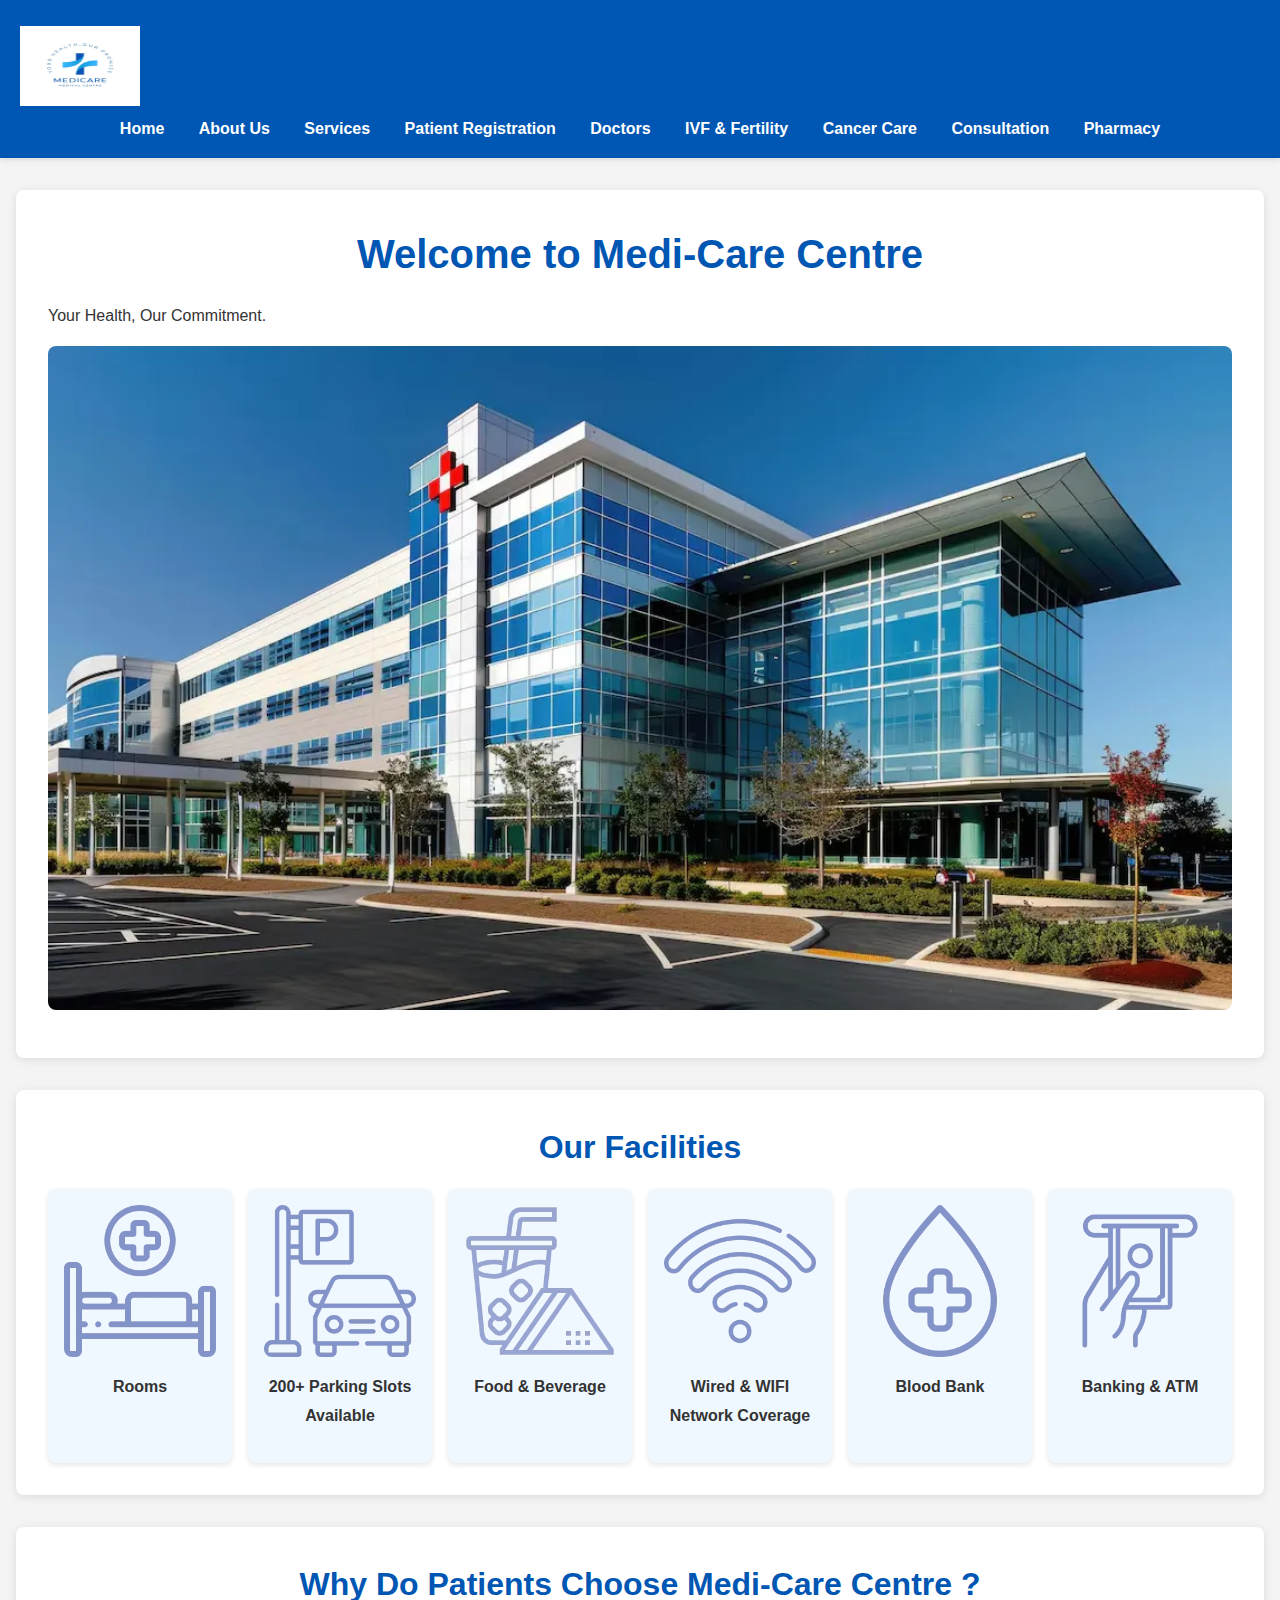
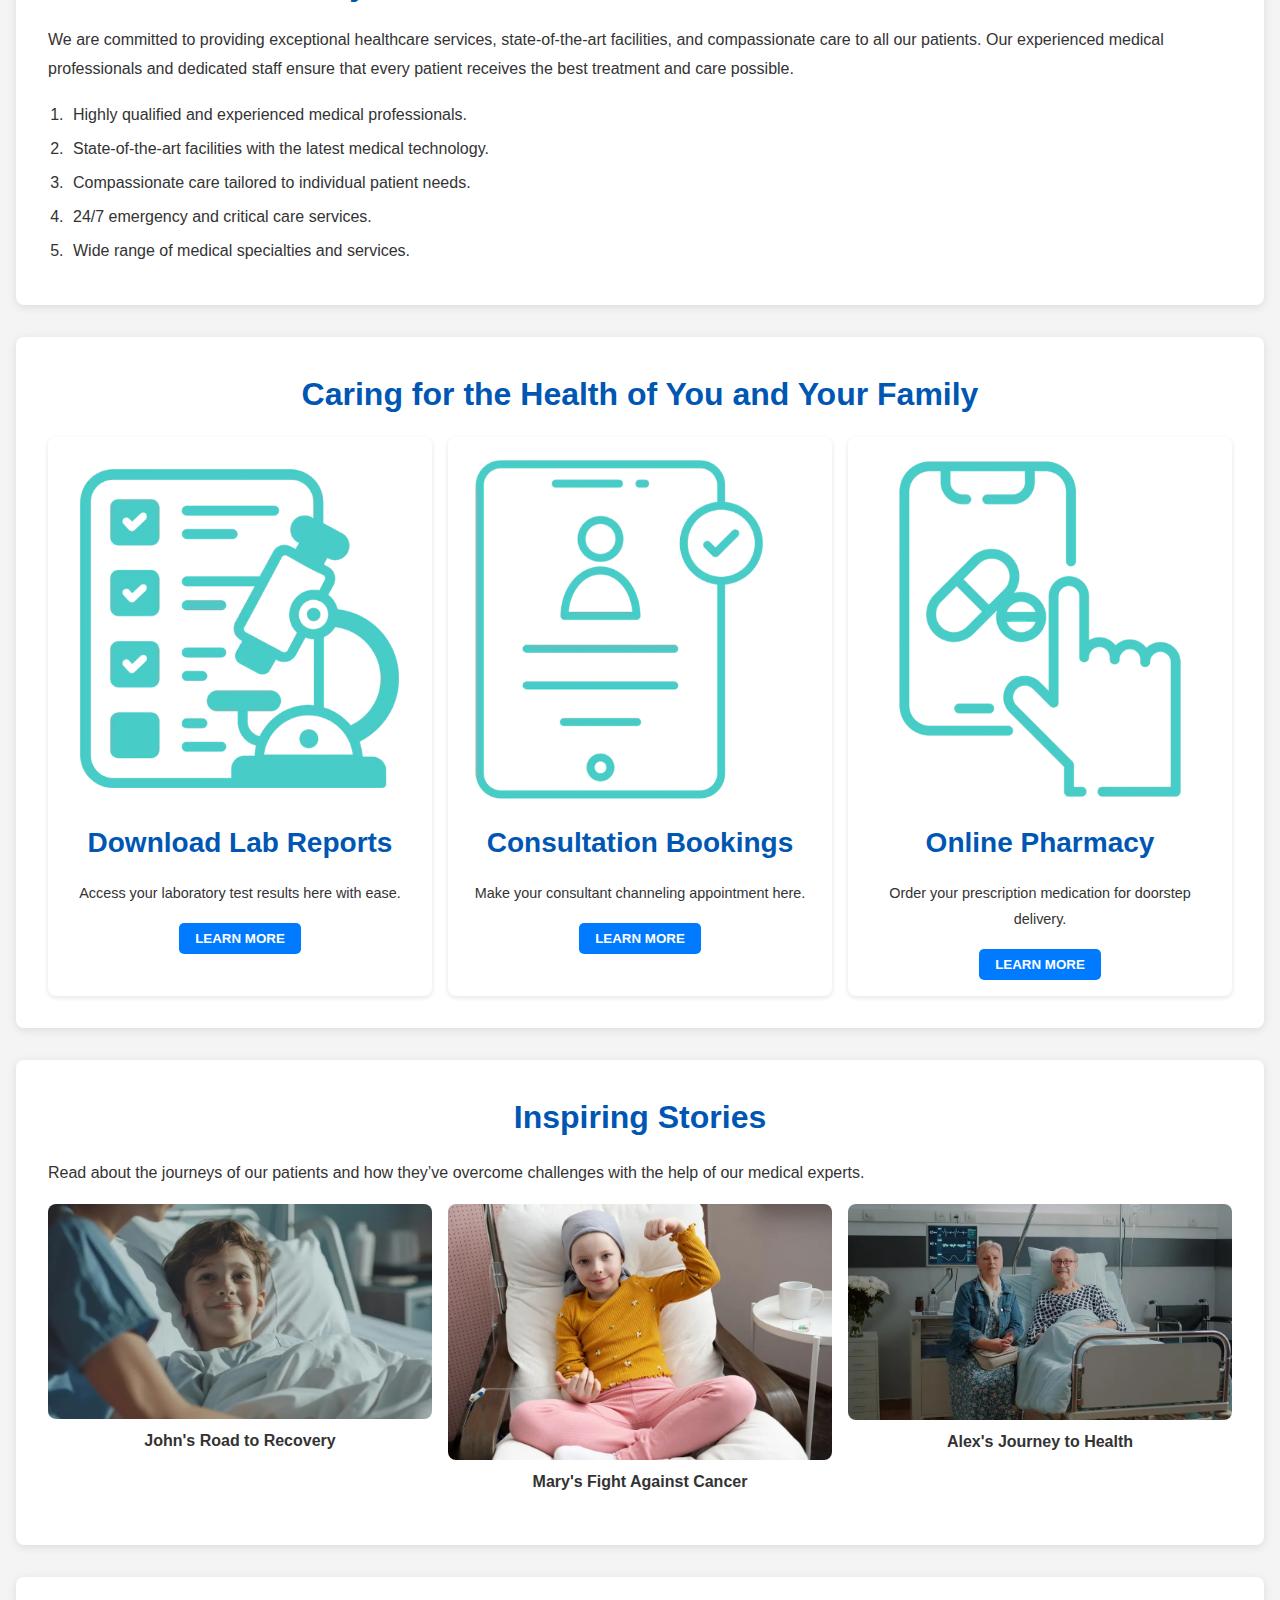
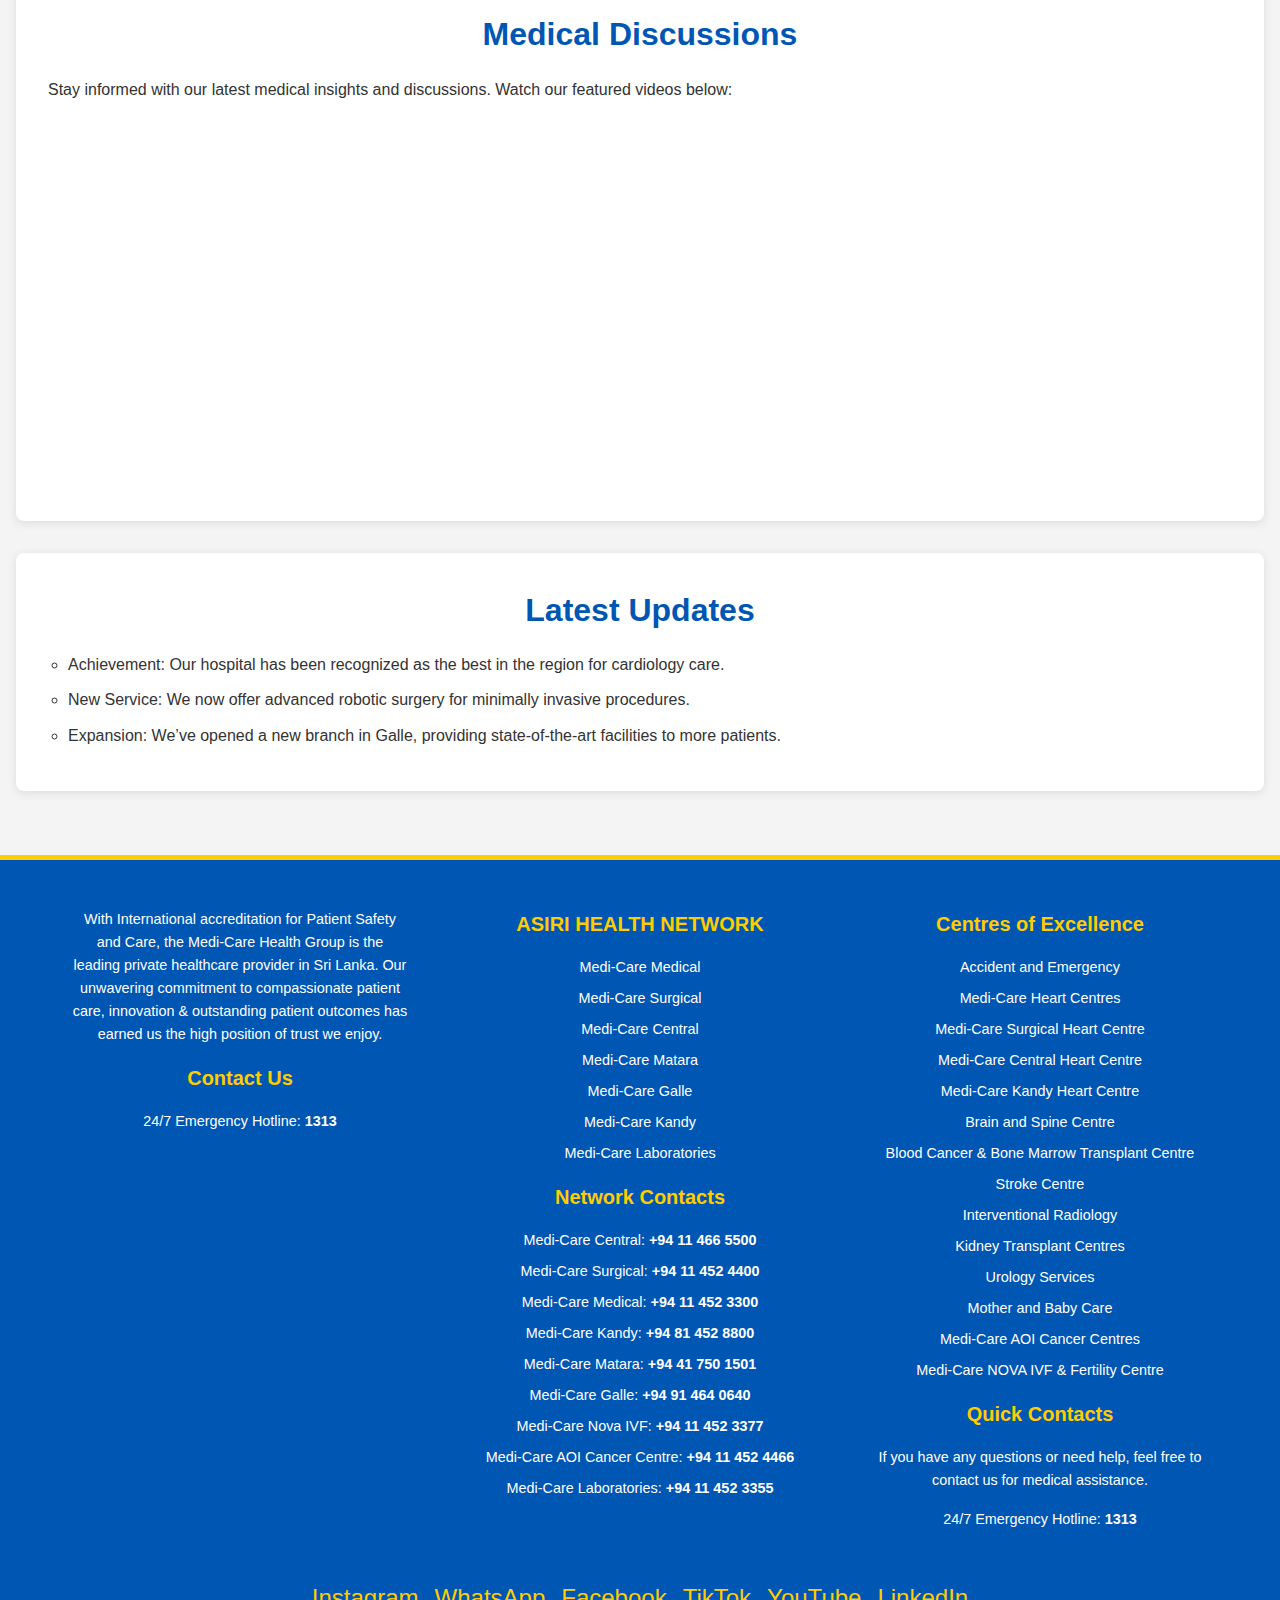
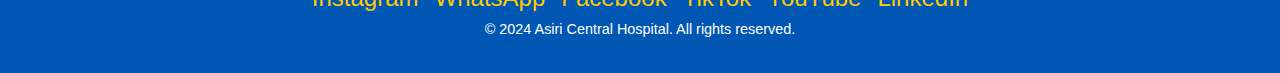
<file: index.html>
<!DOCTYPE html>
<html lang="en">
<head>
    <meta charset="UTF-8">
    <meta name="viewport" content="width=device-width, initial-scale=1.0">
    <link rel="stylesheet" href="Styles/style01.css">
    
    <link rel="apple-touch-icon" sizes="180x180" href="Favicon package/apple-touch-icon.png">
    <link rel="icon" type="image/png" sizes="32x32" href="Favicon package/favicon-32x32.png">
    <link rel="icon" type="image/png" sizes="16x16" href="Favicon package/favicon-16x16.png">
    <link rel="manifest" href="Favicon package/site.webmanifest">
    <link rel="mask-icon" href="Favicon package/safari-pinned-tab.svg" color="#5bbad5">
    <meta name="msapplication-TileColor" content="#2b5797">
    <meta name="theme-color" content="#ff0000">
    <title>Home - Medi-Care Centre</title>
</head>
<body>
    <header>
        <div class="header-container">
            <img src="Images/logo.webp" id="logo" alt="Asiri Central Hospital Logo">
            <nav>
                <ul>
                    <li><a href="index.html">Home</a></li>
                    <li><a href="about.html">About Us</a></li>
                    <li><a href="services.html">Services</a></li>
                    <li><a href="registration.html">Patient Registration</a></li>
                    <li><a href="doctors.html">Doctors</a></li>
                    <li><a href="ivf.html">IVF & Fertility</a></li>
                    <li><a href="cancer.html">Cancer Care</a></li>
                    <li><a href="consulting.html">Consultation</a></li>
                    <li><a href="pharmacy.html">Pharmacy</a></li>
                </ul>
            </nav>
        </div>
    </header>
    

    <main>
        <section class="intro">
            <h1>Welcome to Medi-Care Centre</h1>
            <p>Your Health, Our Commitment.</p>
            <picture>
                <source media="(min-width: 900px)" srcset="Images/main img 01.webp,Images/main img 01 2x.webp,Images/main img 01 3x.webp">
                <source media="(min-width: 600px)" srcset="Images/main img 02.webp,Images/main img 02 2x.webp,Images/main img 02 3x.webp">
                <source media="(min-width: 0px)"     srcset="Images/main img 03.webp,Images/main img 03 2x.webp,Images/main img 03 3x.webp">
                <img src="Images/main img 01.webp" alt="Asiri Central Hospital">
            </picture>
            
            
        </section>

        <section class="facilities grid-section">
            <h2>Our Facilities</h2>
            <ul>
                <li class="facility-item">
                    <img src="Images/rooms.webp" alt="Rooms">
                    <p>Rooms</p>
                </li>
                <li class="facility-item">
                    <img src="Images/free parking.webp" alt="Parking">
                    <p>200+ Parking Slots Available</p>
                </li>
                <li class="facility-item">
                    <img src="Images/food & beverage.webp" alt="Food & Beverage">
                    <p>Food & Beverage</p>
                </li>
                <li class="facility-item">
                    <img src="Images/wifi.webp" alt="WIFI Coverage">
                    <p>Wired & WIFI Network Coverage</p>
                </li>
                <li class="facility-item">
                    <img src="Images/blood bank.webp" alt="Blood Bank">
                    <p>Blood Bank</p>
                </li>
                <li class="facility-item">
                    <img src="Images/ATM.webp" alt="Banking & ATM">
                    <p>Banking & ATM</p>
                </li>
            </ul>
        </section>

        <section class="why-choose-us">
            <h2>Why Do Patients Choose Medi-Care Centre ?</h2>
            <p>We are committed to providing exceptional healthcare services, state-of-the-art facilities, and compassionate care to all our patients. Our experienced medical professionals and dedicated staff ensure that every patient receives the best treatment and care possible.</p>
            <ol>
                <li>Highly qualified and experienced medical professionals.</li>
                <li>State-of-the-art facilities with the latest medical technology.</li>
                <li>Compassionate care tailored to individual patient needs.</li>
                <li>24/7 emergency and critical care services.</li>
                <li>Wide range of medical specialties and services.</li>
            </ol>
        </section>
        

        <section class="online-services flex-gallery">
            <h2>Caring for the Health of You and Your Family</h2>
            <div class="gallery">
                <div class="service-card">
                    <img src="Images/lab report.webp" alt="Lab Reports">
                    <h3>Download Lab Reports</h3>
                    <p>Access your laboratory test results here with ease.</p>
                    <button class="cta-button">Learn More</button>
                </div>
                <div class="service-card">
                    <img src="Images/consultation booking.webp" alt="Consultation Bookings">
                    <h3>Consultation Bookings</h3>
                    <p>Make your consultant channeling appointment here.</p>
                    <button class="cta-button">Learn More</button>
                </div>
                <div class="service-card">
                    <img src="Images/online pharmacy.webp" alt="Online Pharmacy">
                    <h3>Online Pharmacy</h3>
                    <p>Order your prescription medication for doorstep delivery.</p>
                    <button class="cta-button">Learn More</button>
                </div>
            </div>
        </section>

        <section class="inspiring-stories">
            <h2>Inspiring Stories</h2>
            <p>Read about the journeys of our patients and how they’ve overcome challenges with the help of our medical experts.</p>
            <div class="story-grid">
                <div class="story-item">
                    <img src="Images/story 01.webp" alt="Patient Story">
                    <p>John's Road to Recovery</p>
                </div>
                <div class="story-item">
                    <img src="Images/story 02.webp" alt="Patient Story">
                    <p>Mary's Fight Against Cancer</p>
                </div>
                <div class="story-item">
                    <img src="Images/story 03.webp" alt="Patient Story">
                    <p>Alex's Journey to Health</p>
                </div>
            </div>
        </section>

        <section class="medical-discussions">
            <h2>Medical Discussions</h2>
            <p>Stay informed with our latest medical insights and discussions. Watch our featured videos below:</p>
            <div class="video-container">
                <iframe width="640" height="360" src="https://www.youtube.com/embed/1PYeWr6sJVE" title="Thousands of cancer patients to trial personalised vaccines in England | BBC News" frameborder="0" allow="accelerometer; autoplay; clipboard-write; encrypted-media; gyroscope; picture-in-picture; web-share" referrerpolicy="strict-origin-when-cross-origin" allowfullscreen></iframe>
                
            </div>
        </section>

        <section class="latest-updates">
            <h2>Latest Updates</h2>
            <ol class="circle-list">
                <li>Achievement: Our hospital has been recognized as the best in the region for cardiology care.</li>
                <li>New Service: We now offer advanced robotic surgery for minimally invasive procedures.</li>
                <li>Expansion: We’ve opened a new branch in Galle, providing state-of-the-art facilities to more patients.</li>
            </ol>
        </section>
    </main>
    

    <footer>
        <div class="footer-container">
          <div class="footer-section">
            <p>With International accreditation for Patient Safety and Care, the Medi-Care Health Group is the leading private healthcare provider in Sri Lanka. Our unwavering commitment to compassionate patient care, innovation & outstanding patient outcomes has earned us the high position of trust we enjoy.</p>
            <h3>Contact Us</h3>
            <p>24/7 Emergency Hotline: <strong>1313</strong></p>
          </div>
      
          <div class="footer-section">
            <h3>ASIRI HEALTH NETWORK</h3>
            <ul>
              <li>Medi-Care Medical</li>
              <li>Medi-Care Surgical</li>
              <li>Medi-Care Central</li>
              <li>Medi-Care Matara</li>
              <li>Medi-Care Galle</li>
              <li>Medi-Care Kandy</li>
              <li>Medi-Care Laboratories</li>
            </ul>
      
            <h3>Network Contacts</h3>
            <ul>
              <li>Medi-Care Central: <strong>+94 11 466 5500</strong></li>
              <li>Medi-Care Surgical: <strong>+94 11 452 4400</strong></li>
              <li>Medi-Care Medical: <strong>+94 11 452 3300</strong></li>
              <li>Medi-Care Kandy: <strong>+94 81 452 8800</strong></li>
              <li>Medi-Care Matara: <strong>+94 41 750 1501</strong></li>
              <li>Medi-Care Galle: <strong>+94 91 464 0640</strong></li>
              <li>Medi-Care Nova IVF: <strong>+94 11 452 3377</strong></li>
              <li>Medi-Care AOI Cancer Centre: <strong>+94 11 452 4466</strong></li>
              <li>Medi-Care Laboratories: <strong>+94 11 452 3355</strong></li>
            </ul>
          </div>
      
          <div class="footer-section">
            <h3>Centres of Excellence</h3>
            <ul>
              <li>Accident and Emergency</li>
              <li>Medi-Care Heart Centres</li>
              <li>Medi-Care Surgical Heart Centre</li>
              <li>Medi-Care Central Heart Centre</li>
              <li>Medi-Care Kandy Heart Centre</li>
              <li>Brain and Spine Centre</li>
              <li>Blood Cancer & Bone Marrow Transplant Centre</li>
              <li>Stroke Centre</li>
              <li>Interventional Radiology</li>
              <li>Kidney Transplant Centres</li>
              <li>Urology Services</li>
              <li>Mother and Baby Care</li>
              <li>Medi-Care AOI Cancer Centres</li>
              <li>Medi-Care NOVA IVF & Fertility Centre</li>
            </ul>
      
            <h3>Quick Contacts</h3>
            <p>If you have any questions or need help, feel free to contact us for medical assistance.</p>
            <p>24/7 Emergency Hotline: <strong>1313</strong></p>
          </div>
        </div>
      
        <div class="social-media">
          <a href="https://instagram.com" target="_blank" aria-label="Follow us on Instagram">Instagram</a>
          <a href="https://whatsapp.com" target="_blank" aria-label="Follow us on WhatsApp">WhatsApp</a>
          <a href="https://facebook.com" target="_blank" aria-label="Follow us on Facebook">Facebook</a>
          <a href="https://tiktok.com" target="_blank" aria-label="Follow us on TikTok">TikTok</a>
          <a href="https://youtube.com" target="_blank" aria-label="Follow us on YouTube">YouTube</a>
          <a href="https://linkedin.com" target="_blank" aria-label="Follow us on LinkedIn">LinkedIn</a>
        </div>
      
        <p>&copy; 2024 Asiri Central Hospital. All rights reserved.</p>
      </footer>
      
      
   
</body>
</html>
</file>
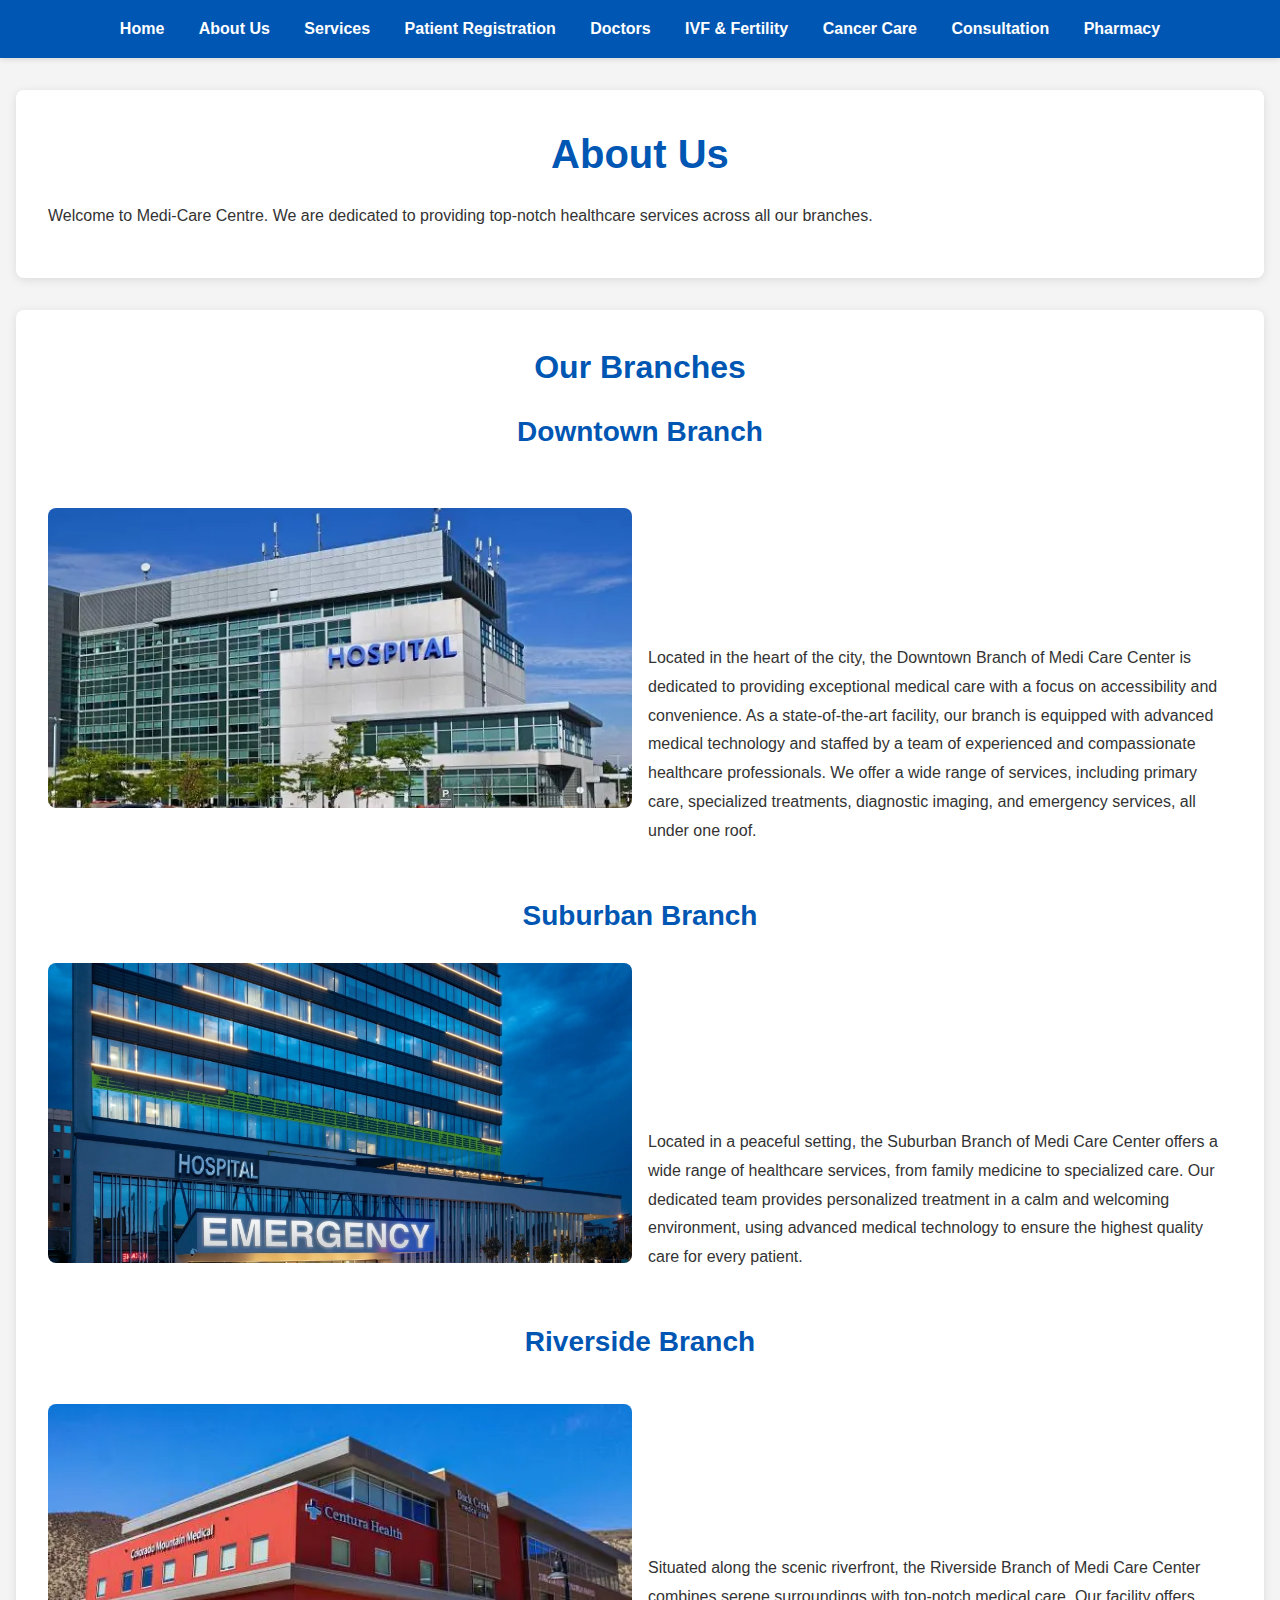
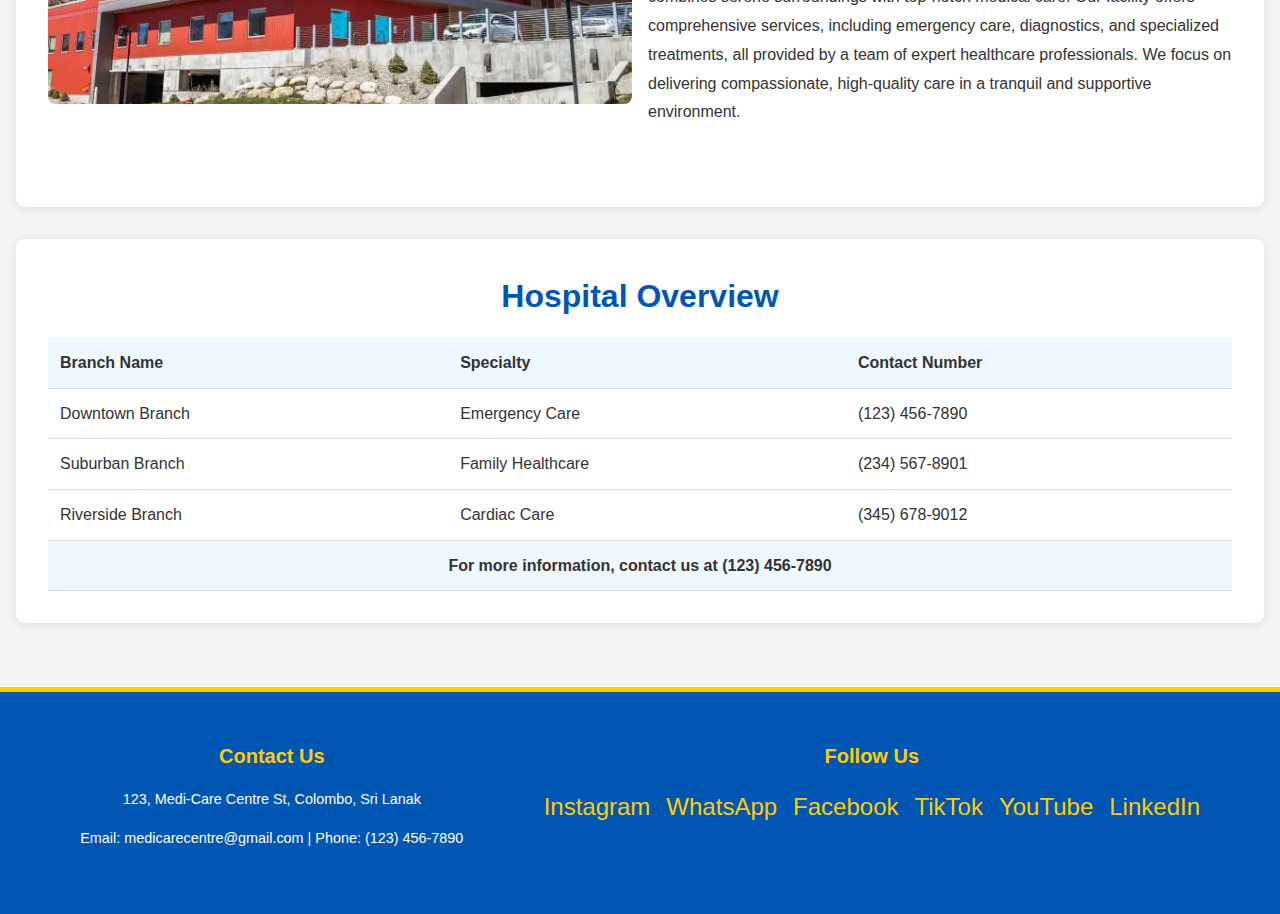
<file: about.html>
<!DOCTYPE html>
<html lang="en">
<head>
    <meta charset="UTF-8">
    <meta name="viewport" content="width=device-width, initial-scale=1.0">
    <title>About Us - Medi-Care Centre</title>
    <link rel="apple-touch-icon" sizes="180x180" href="Favicon package/apple-touch-icon.png">
    <link rel="icon" type="image/png" sizes="32x32" href="Favicon package/favicon-32x32.png">
    <link rel="icon" type="image/png" sizes="16x16" href="Favicon package/favicon-16x16.png">
    <link rel="manifest" href="Favicon package/site.webmanifest">
    <link rel="mask-icon" href="Favicon package/safari-pinned-tab.svg" color="#5bbad5">
    <meta name="msapplication-TileColor" content="#2b5797">
    <meta name="theme-color" content="#ff0000">
    <link rel="stylesheet" href="Styles/style02.css">
</head>
<body>
    <header>
        <nav>
            <ul>
                <li><a href="index.html">Home</a></li>
                <li><a href="about.html">About Us</a></li>
                <li><a href="services.html">Services</a></li>
                <li><a href="registration.html">Patient Registration</a></li>
                <li><a href="doctors.html">Doctors</a></li>
                <li><a href="ivf.html">IVF & Fertility</a></li>
                <li><a href="cancer.html">Cancer Care</a></li>
                <li><a href="consulting.html">Consultation</a></li>
                <li><a href="pharmacy.html">Pharmacy</a></li>
            </ul>
        </nav>
    </header>

    <main>
        <section class="about-intro">
            <h1>About Us</h1>
            <p>Welcome to Medi-Care Centre. We are dedicated to providing top-notch healthcare services across all our branches.</p>
        </section>

        <section class="branches">
            <h2>Our Branches</h2>
            <div class="branch">
                <h3>Downtown Branch</h3>
                <div class="branch-content">
                    <img src="Images/hospital 01.webp" alt="Downtown Branch">
                    <div class="branch-details">
                        <iframe src="https://www.google.com/maps/embed?pb=!1m18!1m12!1m3!1d52775058.245419204!2d166.78699440000005!3d36.163295500000004!2m3!1f0!2f0!3f0!3m2!1i1024!2i768!4f13.1!3m3!1m2!1s0x80c8c3eacc744b93%3A0xcaa9f3a841bf8b78!2sValley%20Hospital%20Medical%20Center!5e0!3m2!1sen!2slk!4v1725982568205!5m2!1sen!2slk" width="600" height="450" style="border:0;" allowfullscreen="" loading="lazy" referrerpolicy="no-referrer-when-downgrade"></iframe>
                        <p>Located in the heart of the city, the Downtown Branch of Medi Care Center is dedicated to providing exceptional medical care with a focus on accessibility and convenience. As a state-of-the-art facility, our branch is equipped with advanced medical technology and staffed by a team of experienced and compassionate healthcare professionals. We offer a wide range of services, including primary care, specialized treatments, diagnostic imaging, and emergency services, all under one roof.</p>
                        
                    </div>
                </div>
            </div>
            <div class="branch">
                <h3>Suburban Branch</h3>
                <div class="branch-content">
                    <img src="Images/hospital 02.webp" alt="Suburban Branch">
                    <div class="branch-details">
                        <iframe src="https://www.google.com/maps/embed?pb=!1m18!1m12!1m3!1d12800407.929208703!2d-96.7388701!3d38.43916850000001!2m3!1f0!2f0!3f0!3m2!1i1024!2i768!4f13.1!3m3!1m2!1s0x89c6bd0abc5bd627%3A0x5e0c028390bfd109!2sSuburban%20Community%20Hospital!5e0!3m2!1sen!2slk!4v1725982625970!5m2!1sen!2slk" width="600" height="450" style="border:0;" allowfullscreen="" loading="lazy" referrerpolicy="no-referrer-when-downgrade"></iframe>
                        <p>Located in a peaceful setting, the Suburban Branch of Medi Care Center offers a wide range of healthcare services, from family medicine to specialized care. Our dedicated team provides personalized treatment in a calm and welcoming environment, using advanced medical technology to ensure the highest quality care for every patient.</p>
                    </div>
                </div>
            </div>
            <div class="branch">
                <h3>Riverside Branch</h3>
                <div class="branch-content">
                    <img src="Images/hospital 03.webp" alt="Riverside Branch">
                    <div class="branch-details">
                        <iframe src="https://www.google.com/maps/embed?pb=!1m18!1m12!1m3!1d12968248.445347873!2d-96.74443718968854!3d37.48252625619431!2m3!1f0!2f0!3f0!3m2!1i1024!2i768!4f13.1!3m3!1m2!1s0x89b07843352f3cbf%3A0x69ededa5018be046!2sRiverside%20Regional%20Medical%20Center!5e0!3m2!1sen!2slk!4v1725982673038!5m2!1sen!2slk" width="600" height="450" style="border:0;" allowfullscreen="" loading="lazy" referrerpolicy="no-referrer-when-downgrade"></iframe>
                        <p>Situated along the scenic riverfront, the Riverside Branch of Medi Care Center combines serene surroundings with top-notch medical care. Our facility offers comprehensive services, including emergency care, diagnostics, and specialized treatments, all provided by a team of expert healthcare professionals. We focus on delivering compassionate, high-quality care in a tranquil and supportive environment.</p>
                    </div>
                </div>
            </div>
        </section>

        <section class="summary-table">
            <h2>Hospital Overview</h2>
            <table>
                <thead>
                    <tr>
                        <th>Branch Name</th>
                        <th>Specialty</th>
                        <th>Contact Number</th>
                    </tr>
                </thead>
                <tbody>
                    <tr>
                        <td>Downtown Branch</td>
                        <td>Emergency Care</td>
                        <td>(123) 456-7890</td>
                    </tr>
                    <tr>
                        <td>Suburban Branch</td>
                        <td>Family Healthcare</td>
                        <td>(234) 567-8901</td>
                    </tr>
                    <tr>
                        <td>Riverside Branch</td>
                        <td>Cardiac Care</td>
                        <td>(345) 678-9012</td>
                    </tr>
                </tbody>
                <tfoot>
                    <tr>
                        <td colspan="3">For more information, contact us at (123) 456-7890</td>
                    </tr>
                </tfoot>
            </table>
        </section>
    </main>

    
    <footer>
        <div class="footer-container">
            <div class="footer-section">
                <h3>Contact Us</h3>
                <p>123, Medi-Care Centre St, Colombo, Sri Lanak</p>
                <p>Email: medicarecentre@gmail.com | Phone: (123) 456-7890</p>
            </div>
            <div class="footer-section">
                <h3>Follow Us</h3>
                <div class="social-media">
                    <a href="https://instagram.com" target="_blank" aria-label="Follow us on Instagram">Instagram</a>
                    <a href="https://whatsapp.com" target="_blank" aria-label="Follow us on WhatsApp">WhatsApp</a>
                    <a href="https://facebook.com" target="_blank" aria-label="Follow us on Facebook">Facebook</a>
                    <a href="https://tiktok.com" target="_blank" aria-label="Follow us on TikTok">TikTok</a>
                    <a href="https://youtube.com" target="_blank" aria-label="Follow us on YouTube">YouTube</a>
                    <a href="https://linkedin.com" target="_blank" aria-label="Follow us on LinkedIn">LinkedIn</a>
                </div>
            </div>
        </div>
    </footer>
</body>
</html>
</file>
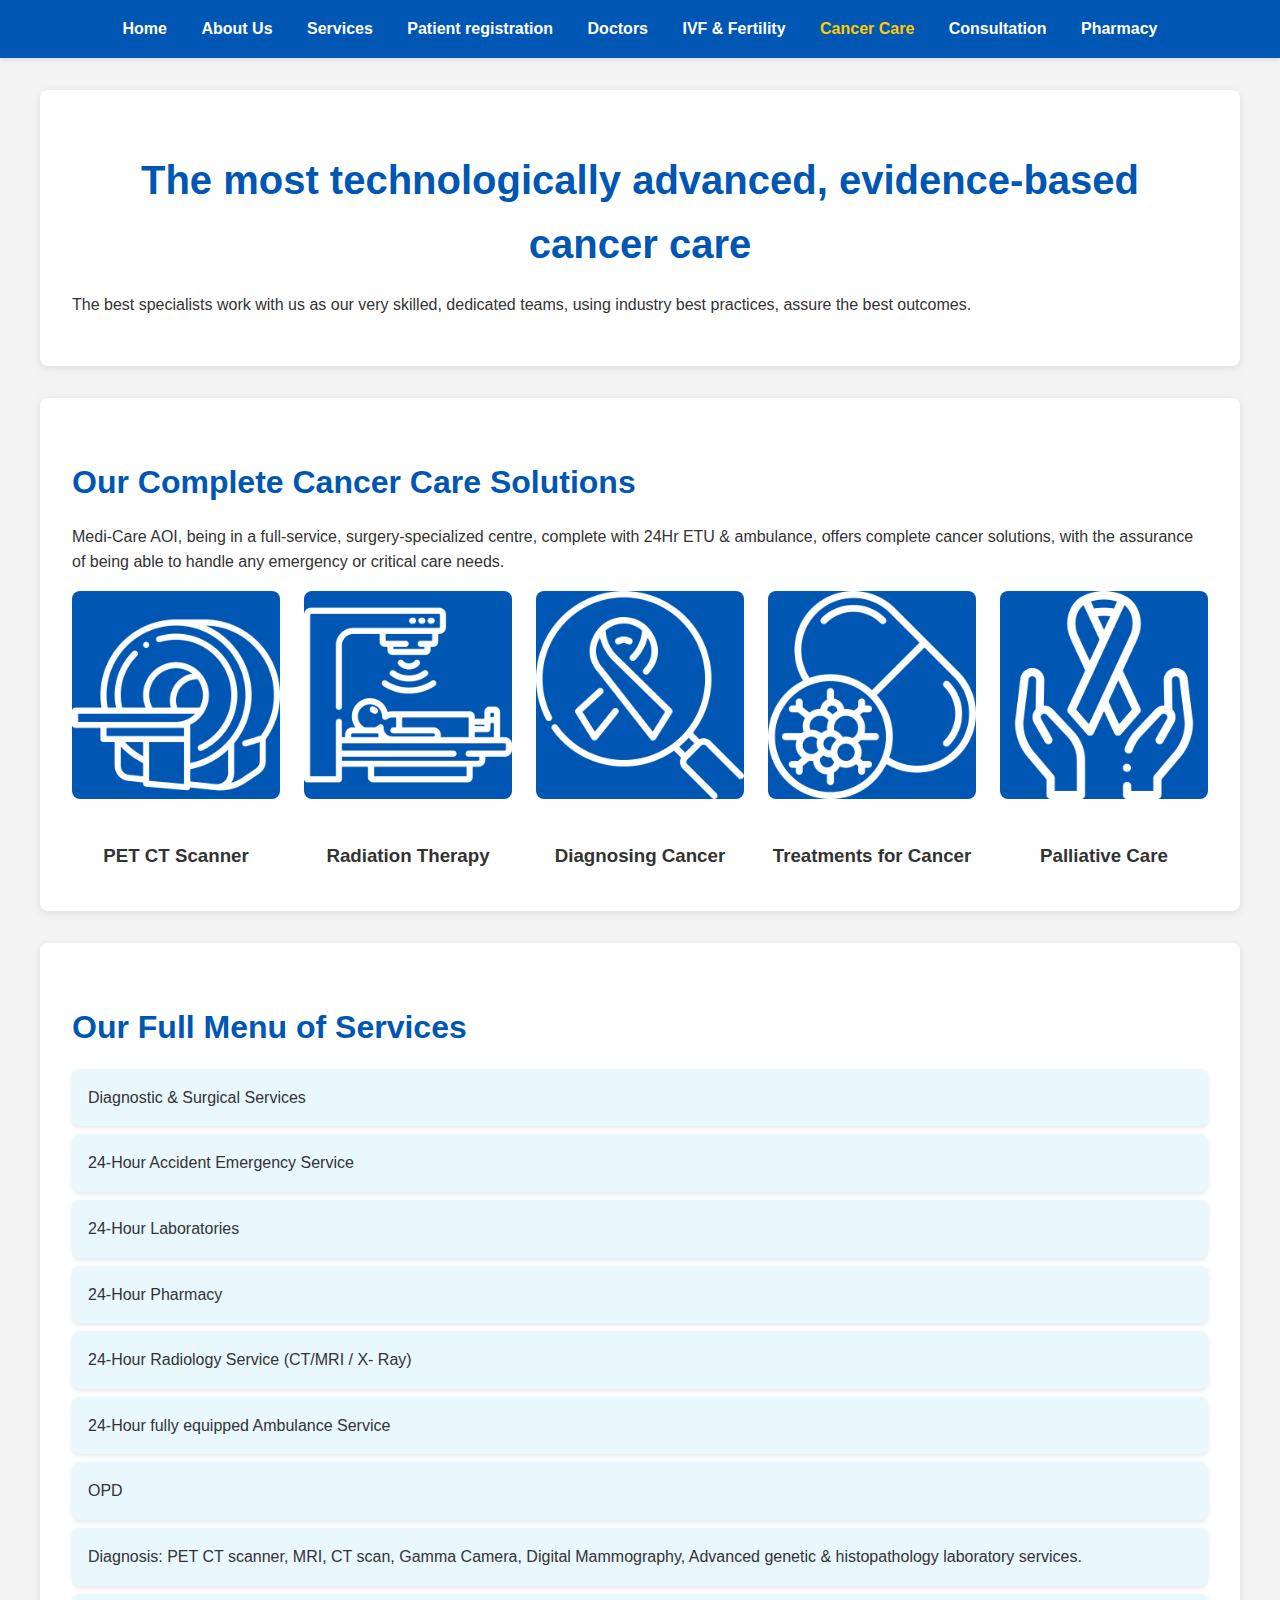
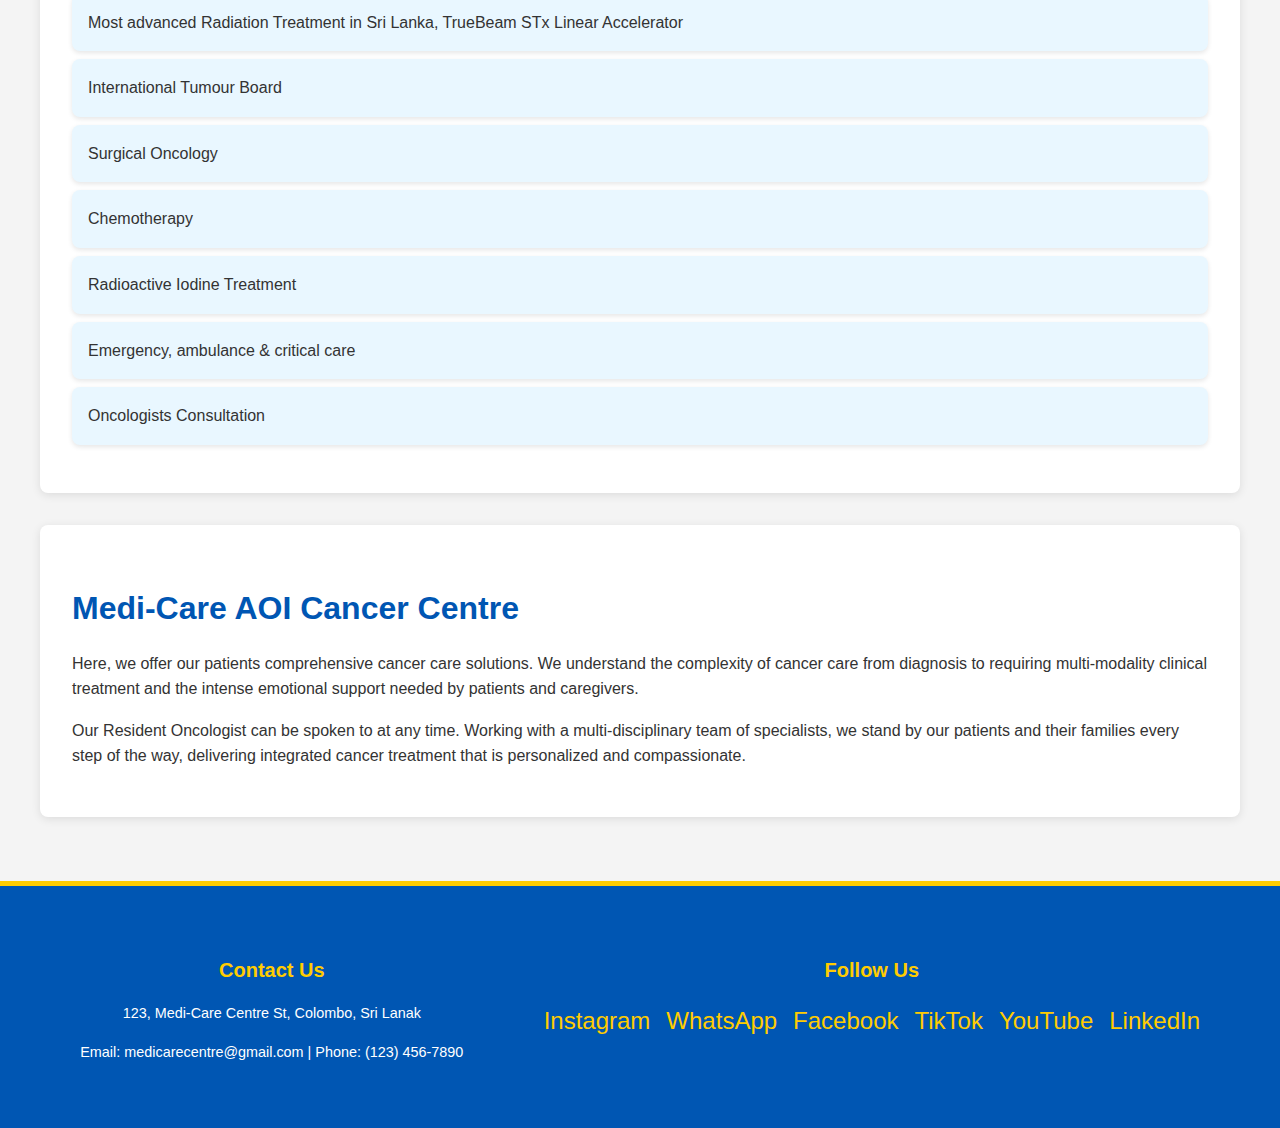
<file: cancer.html>
<!DOCTYPE html>
<html lang="en">
<head>
    <meta charset="UTF-8">
    <meta name="viewport" content="width=device-width, initial-scale=1.0">
    <title>Cancer Care - Medi-Care Centre</title>
    <link rel="apple-touch-icon" sizes="180x180" href="Favicon package/apple-touch-icon.png">
    <link rel="icon" type="image/png" sizes="32x32" href="Favicon package/favicon-32x32.png">
    <link rel="icon" type="image/png" sizes="16x16" href="Favicon package/favicon-16x16.png">
    <link rel="manifest" href="Favicon package/site.webmanifest">
    <link rel="mask-icon" href="Favicon package/safari-pinned-tab.svg" color="#5bbad5">
    <meta name="msapplication-TileColor" content="#2b5797">
    <meta name="theme-color" content="#ff0000">
    <link rel="stylesheet" href="Styles/style07.css">
</head>
<body>

    <header>
        <nav>
            <ul>
                <li><a href="index.html">Home</a></li>
                <li><a href="about.html">About Us</a></li>
                <li><a href="services.html">Services</a></li>
                <li><a href="registration.html">Patient registration</a></li>
                <li><a href="doctors.html">Doctors</a></li>
                <li><a href="ivf.html">IVF & Fertility</a></li>
                <li><a href="cancer.html" class="active">Cancer Care</a></li>
                <li><a href="consulting.html">Consultation</a></li>
                <li><a href="pharmacy.html">Pharmacy</a></li>
            </ul>
        </nav>
    </header>

    <main>
        <section class="intro">
            <h1>The most technologically advanced, evidence-based cancer care</h1>
            <p>The best specialists work with us as our very skilled, dedicated teams, using industry best practices, assure the best outcomes.</p>
        </section>

        <section class="services">
            <h2>Our Complete Cancer Care Solutions</h2>
            <p>Medi-Care AOI, being in a full-service, surgery-specialized centre, complete with 24Hr ETU & ambulance, offers complete cancer solutions, with the assurance of being able to handle any emergency or critical care needs.</p>

            <div class="services-grid">
                <div class="service-item">
                    <img src="Images/pet ct scanner.webp" alt="PET CT Scanner">
                    <h3>PET CT Scanner</h3>
                </div>
                <div class="service-item">
                    <img src="Images/radiation.webp" alt="Radiation Therapy">
                    <h3>Radiation Therapy</h3>
                </div>
                <div class="service-item">
                    <img src="Images/diagnosis.webp" alt="Diagnosing Cancer">
                    <h3>Diagnosing Cancer</h3>
                </div>
                <div class="service-item">
                    <img src="Images/treatments.webp" alt="Treatments for Cancer">
                    <h3>Treatments for Cancer</h3>
                </div>
                <div class="service-item">
                    <img src="Images/palliative.webp" alt="Palliative Care">
                    <h3>Palliative Care</h3>
                </div>
                
                
            </div>
        </section>

        <section class="menu-services">
            <h2>Our Full Menu of Services</h2>
            <ul>
                <li>Diagnostic & Surgical Services</li>
                <li>24-Hour Accident Emergency Service</li>
                <li>24-Hour Laboratories</li>
                <li>24-Hour Pharmacy</li>
                <li>24-Hour Radiology Service (CT/MRI / X- Ray)</li>
                <li>24-Hour fully equipped Ambulance Service</li>
                <li>OPD</li>
                <li>Diagnosis: PET CT scanner, MRI, CT scan, Gamma Camera, Digital Mammography, Advanced genetic & histopathology laboratory services.</li>
                <li>Most advanced Radiation Treatment in Sri Lanka, TrueBeam STx Linear Accelerator</li>
                <li>International Tumour Board</li>
                <li>Surgical Oncology</li>
                <li>Chemotherapy</li>
                <li>Radioactive Iodine Treatment</li>
                <li>Emergency, ambulance & critical care</li>
                <li>Oncologists Consultation</li>
            </ul>
        </section>

        <section class="cancer-centre">
            <h2>Medi-Care AOI Cancer Centre</h2>
            <p>Here, we offer our patients comprehensive cancer care solutions. We understand the complexity of cancer care from diagnosis to requiring multi-modality clinical treatment and the intense emotional support needed by patients and caregivers.</p>
            <p>Our Resident Oncologist can be spoken to at any time. Working with a multi-disciplinary team of specialists, we stand by our patients and their families every step of the way, delivering integrated cancer treatment that is personalized and compassionate.</p>
        </section>
    </main>

   
    <footer>
    <div class="footer-container">
        <div class="footer-section">
            <h3>Contact Us</h3>
            <p>123, Medi-Care Centre St, Colombo, Sri Lanak</p>
            <p>Email: medicarecentre@gmail.com | Phone: (123) 456-7890</p>
        </div>
        <div class="footer-section">
            <h3>Follow Us</h3>
            <div class="social-media">
                <a href="https://instagram.com" target="_blank" aria-label="Follow us on Instagram">Instagram</a>
                    <a href="https://whatsapp.com" target="_blank" aria-label="Follow us on WhatsApp">WhatsApp</a>
                    <a href="https://facebook.com" target="_blank" aria-label="Follow us on Facebook">Facebook</a>
                    <a href="https://tiktok.com" target="_blank" aria-label="Follow us on TikTok">TikTok</a>
                    <a href="https://youtube.com" target="_blank" aria-label="Follow us on YouTube">YouTube</a>
                    <a href="https://linkedin.com" target="_blank" aria-label="Follow us on LinkedIn">LinkedIn</a>
            </div>
        </div>
    </div>
    </footer>
        
</body>
</html>
</file>
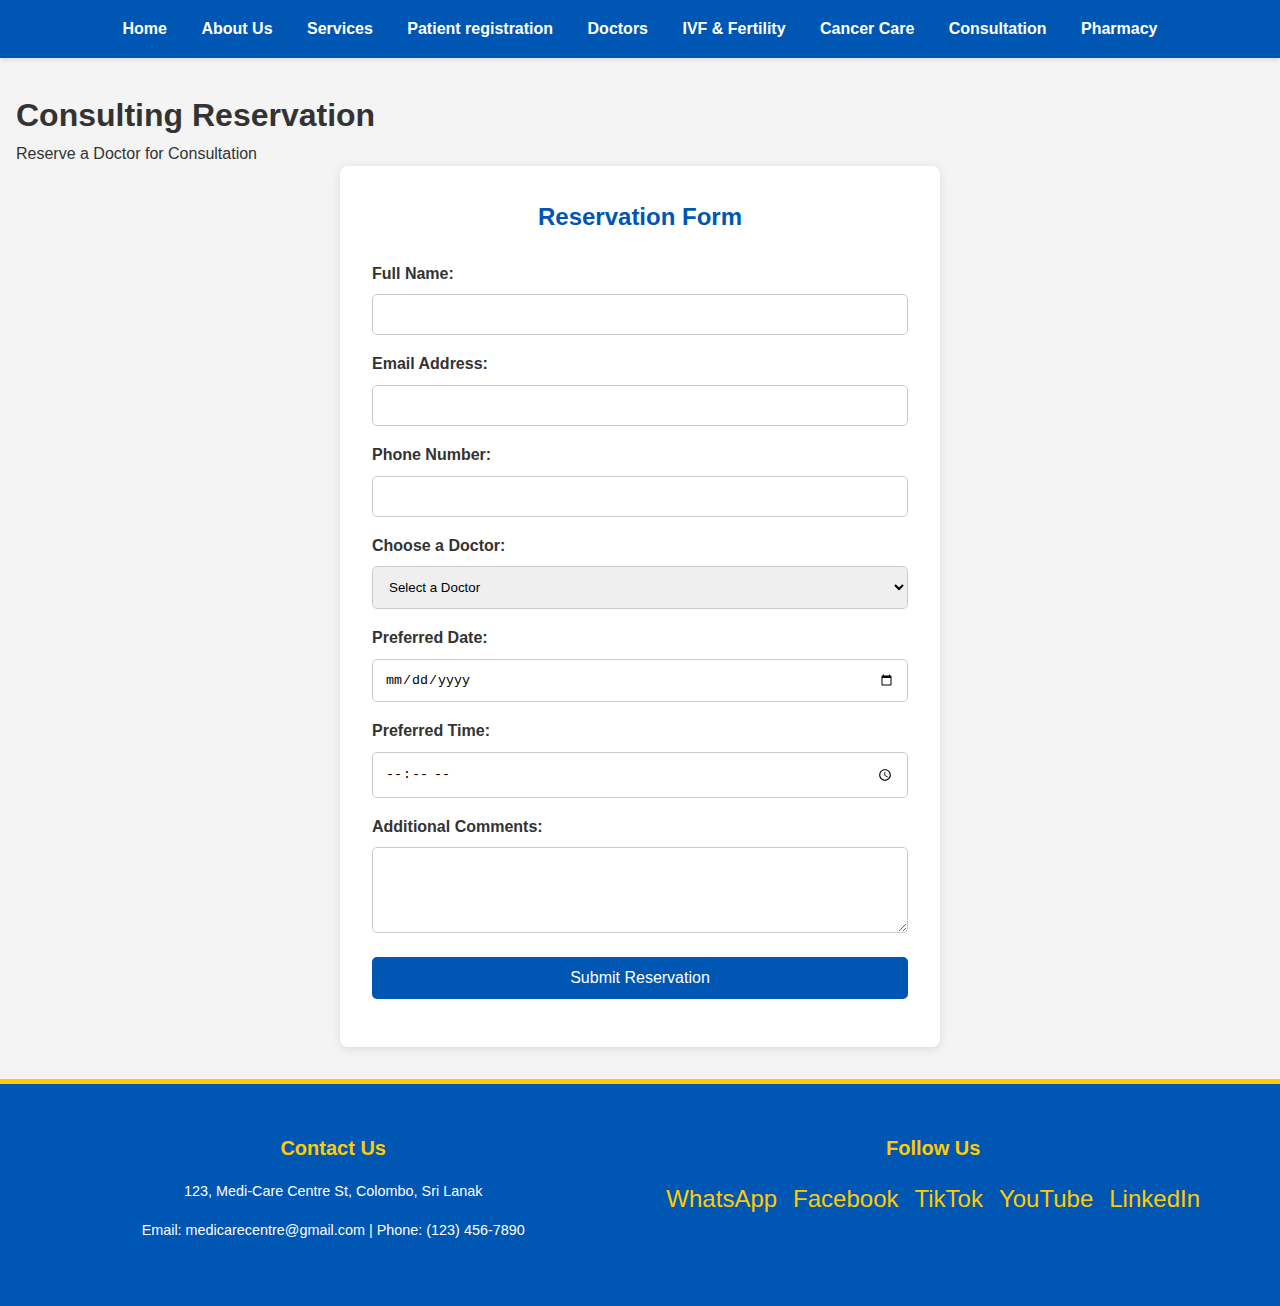
<file: consulting.html>
<!DOCTYPE html>
<html lang="en">

<head>
    <meta charset="UTF-8">
    <meta name="viewport" content="width=device-width, initial-scale=1.0">
    <title>Consulting Reservation - Medi-Care Centre</title>
    <link rel="apple-touch-icon" sizes="180x180" href="Favicon package/apple-touch-icon.png">
    <link rel="icon" type="image/png" sizes="32x32" href="Favicon package/favicon-32x32.png">
    <link rel="icon" type="image/png" sizes="16x16" href="Favicon package/favicon-16x16.png">
    <link rel="manifest" href="Favicon package/site.webmanifest">
    <link rel="mask-icon" href="Favicon package/safari-pinned-tab.svg" color="#5bbad5">
    <meta name="msapplication-TileColor" content="#2b5797">
    <meta name="theme-color" content="#ff0000">
    <link rel="stylesheet" href="Styles/style08.css">
</head>

<body>
    <header>
        <nav>
            <ul>
                <li><a href="index.html">Home</a></li>
                <li><a href="about.html">About Us</a></li>
                <li><a href="services.html">Services</a></li>
                <li><a href="registration.html">Patient registration</a></li>
                <li><a href="doctors.html">Doctors</a></li>
                <li><a href="ivf.html">IVF & Fertility</a></li>
                <li><a href="cancer.html">Cancer Care</a></li>
                <li><a href="consulting.html">Consultation</a></li>
                <li><a href="pharmacy.html">Pharmacy</a></li>
            </ul>
        </nav>
       
    </header>

    <main>
        <h1>Consulting Reservation</h1>
        <p>Reserve a Doctor for Consultation</p>
        <section class="reservation-form">
            <h2>Reservation Form</h2>
            <form action="#" method="post">
                <div class="form-group">
                    <label for="full-name">Full Name:</label>
                    <input type="text" id="full-name" name="full-name" required>
                </div>

                <div class="form-group">
                    <label for="email">Email Address:</label>
                    <input type="email" id="email" name="email" required>
                </div>

                <div class="form-group">
                    <label for="phone">Phone Number:</label>
                    <input type="tel" id="phone" name="phone" required>
                </div>

                <div class="form-group">
                    <label for="doctor">Choose a Doctor:</label>
                    <select id="doctor" name="doctor" required>
                        <option value="">Select a Doctor</option>
                        <option value="doctor1">Dr. John Doe</option>
                        <option value="doctor2">Dr. Jane Smith</option>
                        <option value="doctor3">Dr. Emily White</option>
                    </select>
                </div>

                <div class="form-group">
                    <label for="date">Preferred Date:</label>
                    <input type="date" id="date" name="date" required>
                </div>

                <div class="form-group">
                    <label for="time">Preferred Time:</label>
                    <input type="time" id="time" name="time" required>
                </div>

                <div class="form-group">
                    <label for="comments">Additional Comments:</label>
                    <textarea id="comments" name="comments" rows="4"></textarea>
                </div>

                <div class="form-group">
                    <button type="submit">Submit Reservation</button>
                </div>
            </form>
        </section>
    </main>

    
    <footer>
        <div class="footer-container">
            <div class="footer-section">
                <h3>Contact Us</h3>
                <p>123, Medi-Care Centre St, Colombo, Sri Lanak</p>
                <p>Email: medicarecentre@gmail.com | Phone: (123) 456-7890</p>
            </div>
            <div class="footer-section">
                <h3>Follow Us</h3>
                <div class="social-media">
                    <a href="https://whatsapp.com" target="_blank" aria-label="Follow us on WhatsApp">WhatsApp</a>
                    <a href="https://facebook.com" target="_blank" aria-label="Follow us on Facebook">Facebook</a>
                    <a href="https://tiktok.com" target="_blank" aria-label="Follow us on TikTok">TikTok</a>
                    <a href="https://youtube.com" target="_blank" aria-label="Follow us on YouTube">YouTube</a>
                    <a href="https://linkedin.com" target="_blank" aria-label="Follow us on LinkedIn">LinkedIn</a>
                </div>
            </div>
        </div>
    </footer>
</body>

</html>
</file>
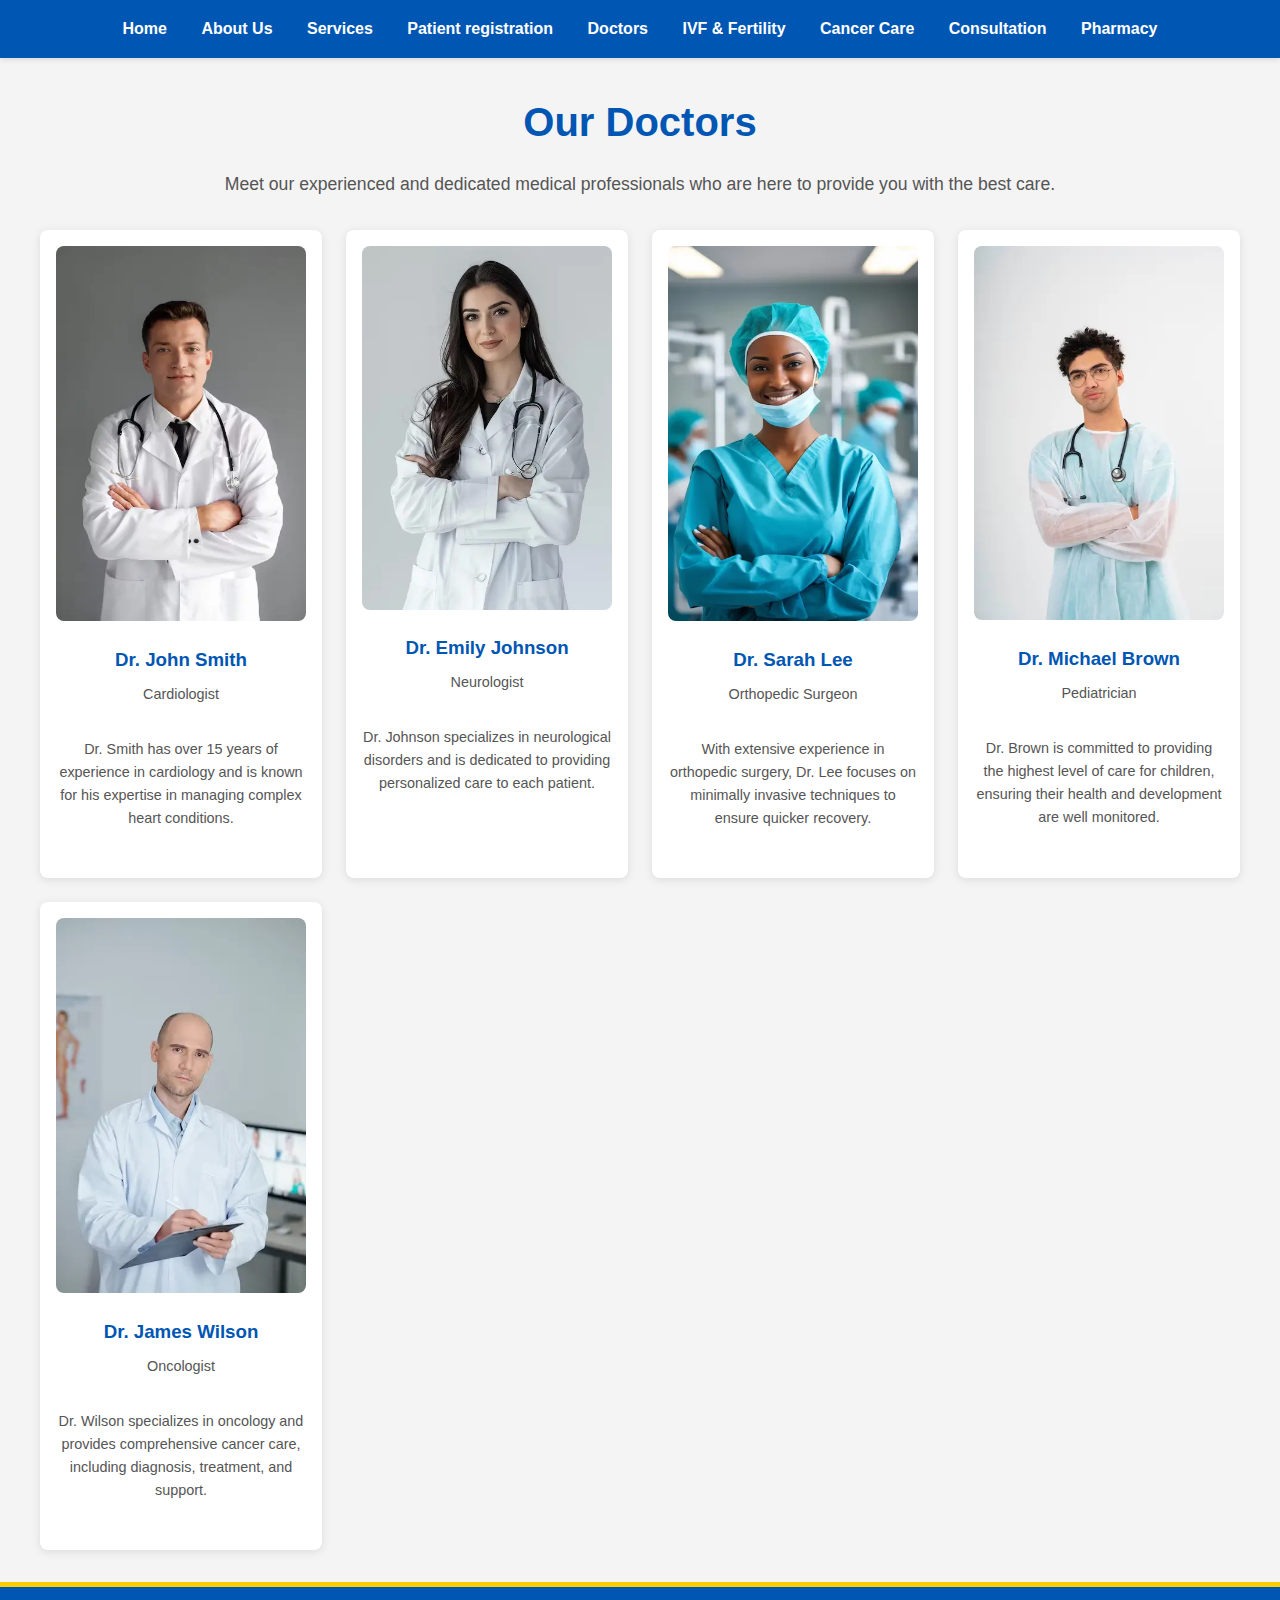
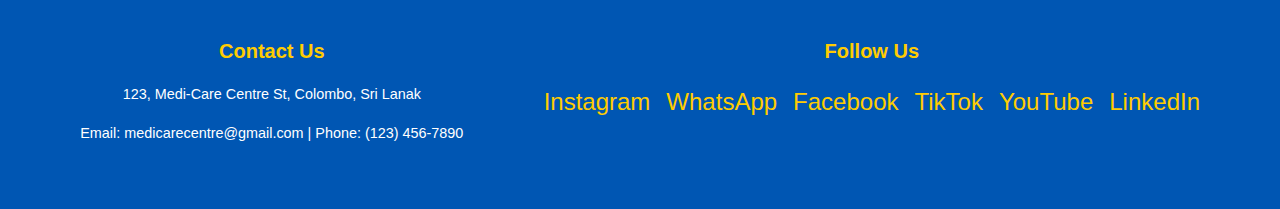
<file: doctors.html>
<!DOCTYPE html>
<html lang="en">
<head>
    <meta charset="UTF-8">
    <meta name="viewport" content="width=device-width, initial-scale=1.0">
    <title>Doctors - Medi-Care Centre</title>
    <link rel="apple-touch-icon" sizes="180x180" href="Favicon package/apple-touch-icon.png">
    <link rel="icon" type="image/png" sizes="32x32" href="Favicon package/favicon-32x32.png">
    <link rel="icon" type="image/png" sizes="16x16" href="Favicon package/favicon-16x16.png">
    <link rel="manifest" href="Favicon package/site.webmanifest">
    <link rel="mask-icon" href="Favicon package/safari-pinned-tab.svg" color="#5bbad5">
    <meta name="msapplication-TileColor" content="#2b5797">
    <meta name="theme-color" content="#ff0000">
    <link rel="stylesheet" href="Styles/style05.css">
    
</head>
<body>

    
    <header>
        <nav>
            <ul>
                <li><a href="index.html">Home</a></li>
                <li><a href="about.html">About Us</a></li>
                <li><a href="services.html">Services</a></li>
                <li><a href="registration.html">Patient registration</a></li>
                <li><a href="doctors.html">Doctors</a></li>
                <li><a href="ivf.html">IVF & Fertility</a></li>
                <li><a href="cancer.html">Cancer Care</a></li>
                <li><a href="consulting.html">Consultation</a></li>
                <li><a href="pharmacy.html">Pharmacy</a></li>
            </ul>
        </nav>
    </header>

    
    <main>
        <section class="doctors-section">
            <h1>Our Doctors</h1>
            <p>Meet our experienced and dedicated medical professionals who are here to provide you with the best care.</p>

            <div class="doctors-grid">
                <div class="doctor-card">
                    <img src="Images/doc01.webp" alt="Dr. John Smith">
                    <h3>Dr. John Smith</h3>
                    <p>Cardiologist</p>
                    <p>Dr. Smith has over 15 years of experience in cardiology and is known for his expertise in managing complex heart conditions.</p>
                </div>

                <div class="doctor-card">
                    <img src="Images/doc02.webp" alt="Dr. Emily Johnson">
                    <h3>Dr. Emily Johnson</h3>
                    <p>Neurologist</p>
                    <p>Dr. Johnson specializes in neurological disorders and is dedicated to providing personalized care to each patient.</p>
                </div>

                <div class="doctor-card">
                    <img src="Images/doc03.webp" alt="Dr. Sarah Lee">
                    <h3>Dr. Sarah Lee</h3>
                    <p>Orthopedic Surgeon</p>
                    <p>With extensive experience in orthopedic surgery, Dr. Lee focuses on minimally invasive techniques to ensure quicker recovery.</p>
                </div>

                <div class="doctor-card">
                    <img src="Images/doc04.webp" alt="Dr. Michael Brown">
                    <h3>Dr. Michael Brown</h3>
                    <p>Pediatrician</p>
                    <p>Dr. Brown is committed to providing the highest level of care for children, ensuring their health and development are well monitored.</p>
                </div>

                <div class="doctor-card">
                    <img src="Images/doc05.webp" alt="Dr. James Wilson">
                    <h3>Dr. James Wilson</h3>
                    <p>Oncologist</p>
                    <p>Dr. Wilson specializes in oncology and provides comprehensive cancer care, including diagnosis, treatment, and support.</p>
                </div>
            </div>
        </section>
    </main>

    
    <footer>
        <div class="footer-container">
            <div class="footer-section">
                <h3>Contact Us</h3>
                <p>123, Medi-Care Centre St, Colombo, Sri Lanak</p>
                <p>Email: medicarecentre@gmail.com | Phone: (123) 456-7890</p>
            </div>
            <div class="footer-section">
                <h3>Follow Us</h3>
                <div class="social-media">
                    <a href="https://instagram.com" target="_blank" aria-label="Follow us on Instagram">Instagram</a>
                    <a href="https://whatsapp.com" target="_blank" aria-label="Follow us on WhatsApp">WhatsApp</a>
                    <a href="https://facebook.com" target="_blank" aria-label="Follow us on Facebook">Facebook</a>
                    <a href="https://tiktok.com" target="_blank" aria-label="Follow us on TikTok">TikTok</a>
                    <a href="https://youtube.com" target="_blank" aria-label="Follow us on YouTube">YouTube</a>
                    <a href="https://linkedin.com" target="_blank" aria-label="Follow us on LinkedIn">LinkedIn</a>
                </div>
            </div>
        </div>
    </footer>

</body>
</html>
</file>
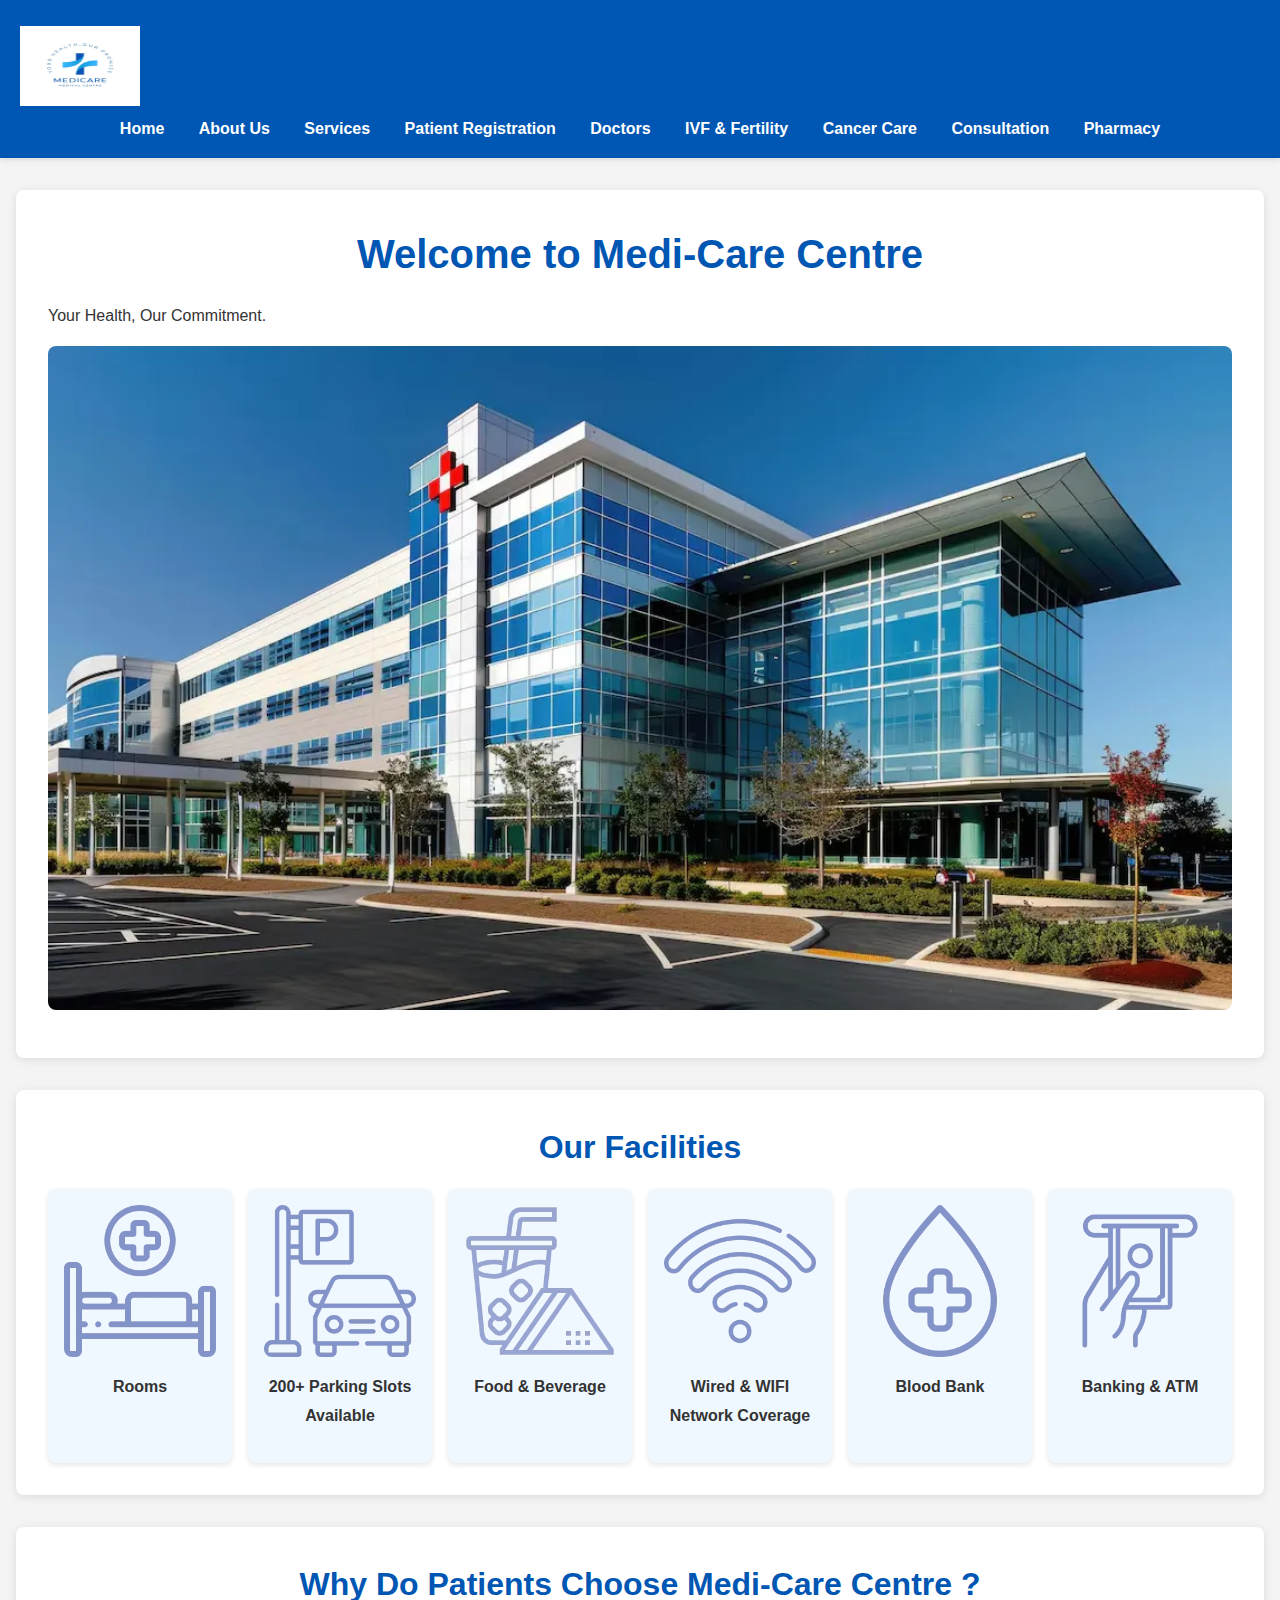
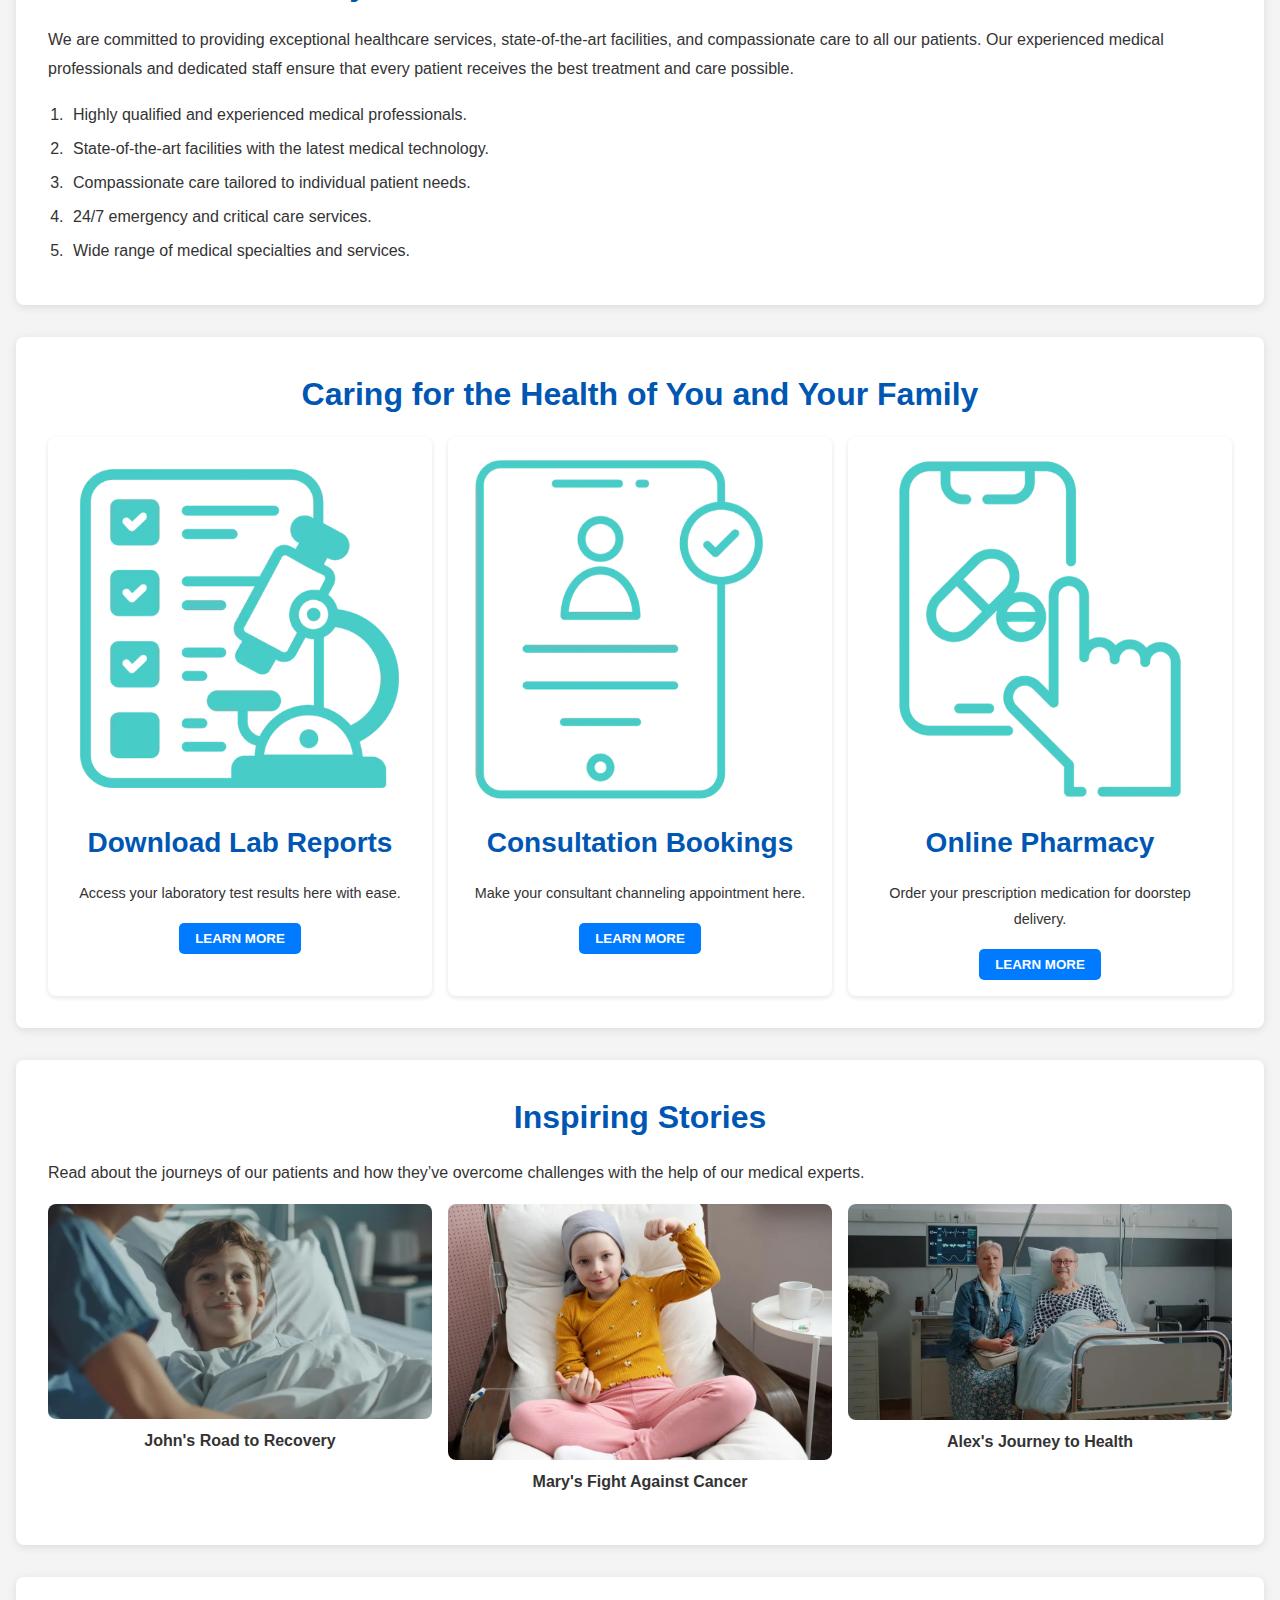
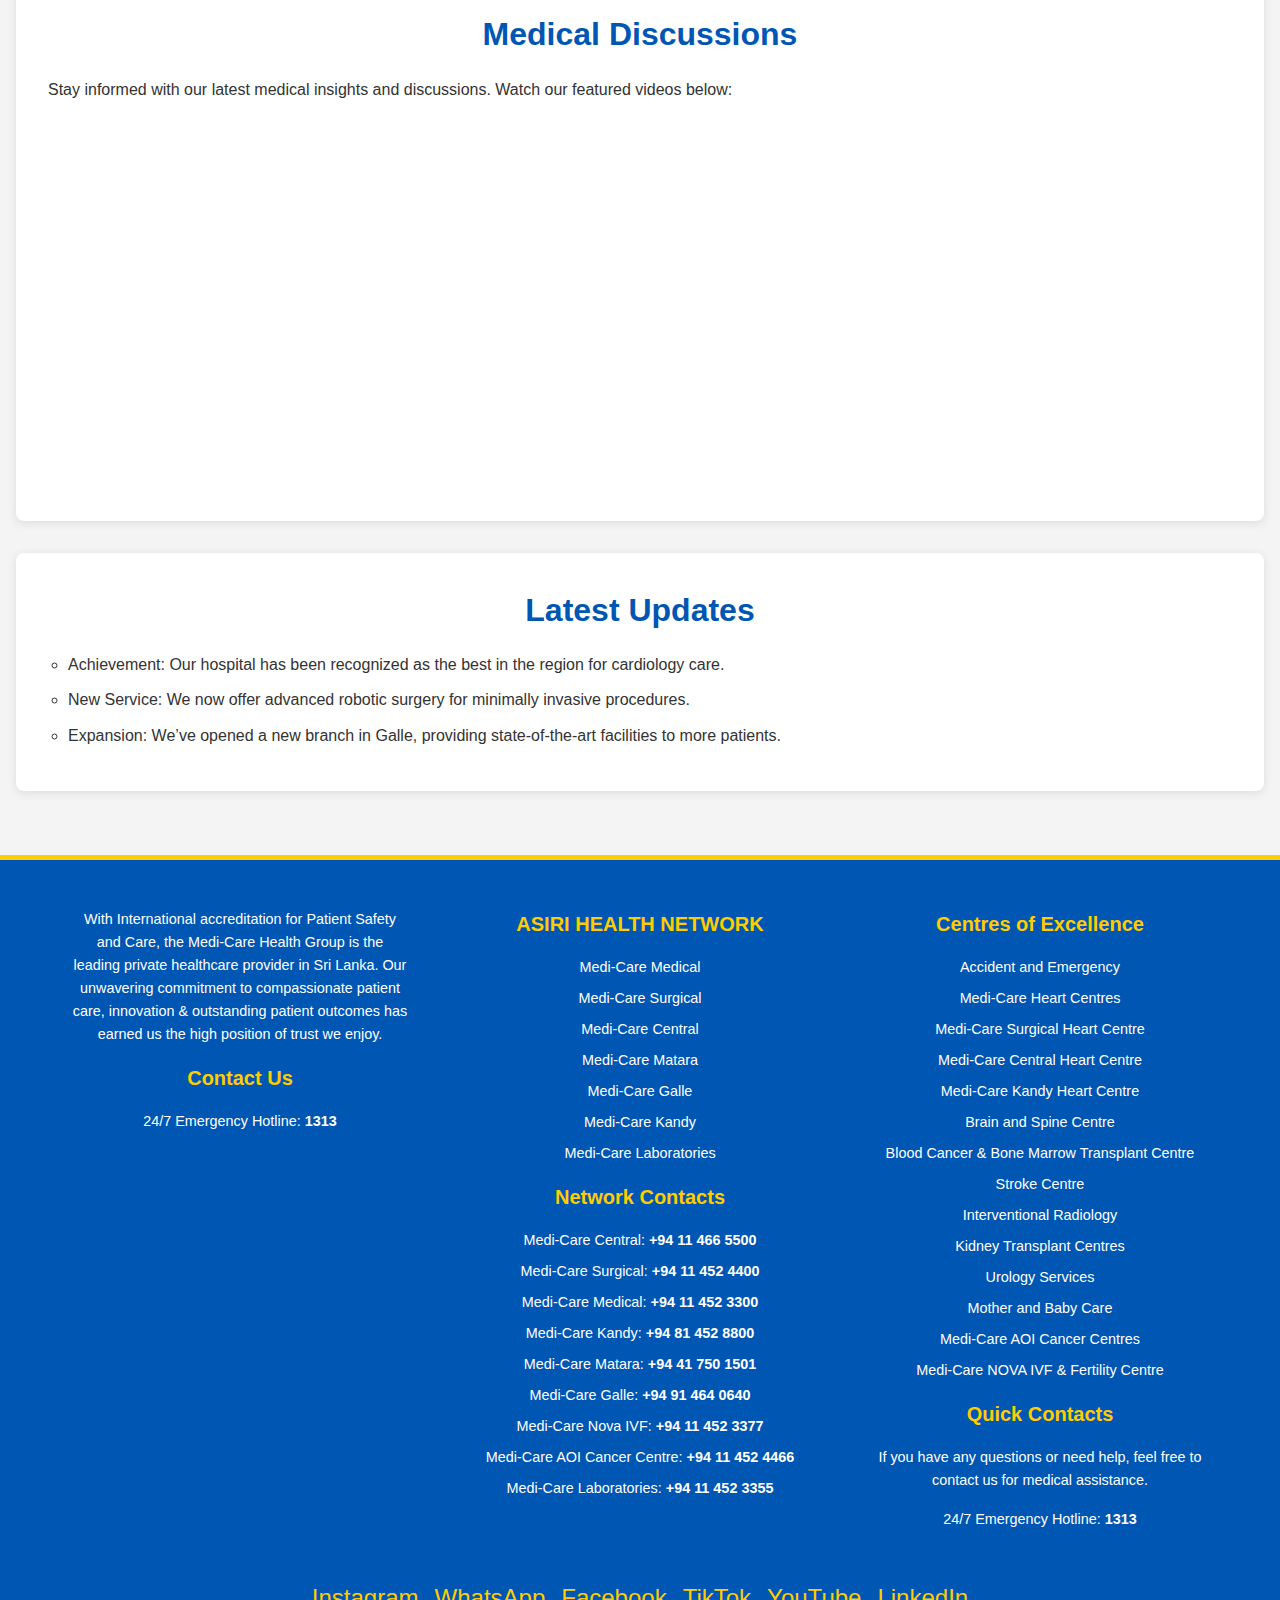
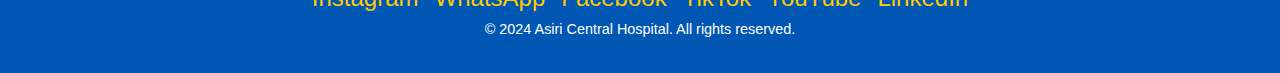
<file: home.html>
<!DOCTYPE html>
<html lang="en">
<head>
    <meta charset="UTF-8">
    <meta name="viewport" content="width=device-width, initial-scale=1.0">
    <link rel="stylesheet" href="Styles/style01.css">
    
    <link rel="apple-touch-icon" sizes="180x180" href="Favicon package/apple-touch-icon.png">
    <link rel="icon" type="image/png" sizes="32x32" href="Favicon package/favicon-32x32.png">
    <link rel="icon" type="image/png" sizes="16x16" href="Favicon package/favicon-16x16.png">
    <link rel="manifest" href="Favicon package/site.webmanifest">
    <link rel="mask-icon" href="Favicon package/safari-pinned-tab.svg" color="#5bbad5">
    <meta name="msapplication-TileColor" content="#2b5797">
    <meta name="theme-color" content="#ff0000">
    <title>Home - Medi-Care Centre</title>
</head>
<body>
    <header>
        <div class="header-container">
            <img src="Images/logo.webp" id="logo" alt="Asiri Central Hospital Logo">
            <nav>
                <ul>
                    <li><a href="home.html">Home</a></li>
                    <li><a href="about.html">About Us</a></li>
                    <li><a href="services.html">Services</a></li>
                    <li><a href="registration.html">Patient Registration</a></li>
                    <li><a href="doctors.html">Doctors</a></li>
                    <li><a href="ivf.html">IVF & Fertility</a></li>
                    <li><a href="cancer.html">Cancer Care</a></li>
                    <li><a href="consulting.html">Consultation</a></li>
                    <li><a href="pharmacy.html">Pharmacy</a></li>
                </ul>
            </nav>
        </div>
    </header>
    

    <main>
        <section class="intro">
            <h1>Welcome to Medi-Care Centre</h1>
            <p>Your Health, Our Commitment.</p>
            <picture>
                <source media="(min-width: 900px)" srcset="Images/main img 01.webp,Images/main img 01 2x.webp,Images/main img 01 3x.webp">
                <source media="(min-width: 600px)" srcset="Images/main img 02.webp,Images/main img 02 2x.webp,Images/main img 02 3x.webp">
                <source media="(min-width: 0px)"     srcset="Images/main img 03.webp,Images/main img 03 2x.webp,Images/main img 03 3x.webp">
                <img src="Images/main img 01.webp" alt="Asiri Central Hospital">
            </picture>
            
            
        </section>

        <section class="facilities grid-section">
            <h2>Our Facilities</h2>
            <ul>
                <li class="facility-item">
                    <img src="Images/rooms.webp" alt="Rooms">
                    <p>Rooms</p>
                </li>
                <li class="facility-item">
                    <img src="Images/free parking.webp" alt="Parking">
                    <p>200+ Parking Slots Available</p>
                </li>
                <li class="facility-item">
                    <img src="Images/food & beverage.webp" alt="Food & Beverage">
                    <p>Food & Beverage</p>
                </li>
                <li class="facility-item">
                    <img src="Images/wifi.webp" alt="WIFI Coverage">
                    <p>Wired & WIFI Network Coverage</p>
                </li>
                <li class="facility-item">
                    <img src="Images/blood bank.webp" alt="Blood Bank">
                    <p>Blood Bank</p>
                </li>
                <li class="facility-item">
                    <img src="Images/ATM.webp" alt="Banking & ATM">
                    <p>Banking & ATM</p>
                </li>
            </ul>
        </section>

        <section class="why-choose-us">
            <h2>Why Do Patients Choose Medi-Care Centre ?</h2>
            <p>We are committed to providing exceptional healthcare services, state-of-the-art facilities, and compassionate care to all our patients. Our experienced medical professionals and dedicated staff ensure that every patient receives the best treatment and care possible.</p>
            <ol>
                <li>Highly qualified and experienced medical professionals.</li>
                <li>State-of-the-art facilities with the latest medical technology.</li>
                <li>Compassionate care tailored to individual patient needs.</li>
                <li>24/7 emergency and critical care services.</li>
                <li>Wide range of medical specialties and services.</li>
            </ol>
        </section>
        

        <section class="online-services flex-gallery">
            <h2>Caring for the Health of You and Your Family</h2>
            <div class="gallery">
                <div class="service-card">
                    <img src="Images/lab report.webp" alt="Lab Reports">
                    <h3>Download Lab Reports</h3>
                    <p>Access your laboratory test results here with ease.</p>
                    <button class="cta-button">Learn More</button>
                </div>
                <div class="service-card">
                    <img src="Images/consultation booking.webp" alt="Consultation Bookings">
                    <h3>Consultation Bookings</h3>
                    <p>Make your consultant channeling appointment here.</p>
                    <button class="cta-button">Learn More</button>
                </div>
                <div class="service-card">
                    <img src="Images/online pharmacy.webp" alt="Online Pharmacy">
                    <h3>Online Pharmacy</h3>
                    <p>Order your prescription medication for doorstep delivery.</p>
                    <button class="cta-button">Learn More</button>
                </div>
            </div>
        </section>

        <section class="inspiring-stories">
            <h2>Inspiring Stories</h2>
            <p>Read about the journeys of our patients and how they’ve overcome challenges with the help of our medical experts.</p>
            <div class="story-grid">
                <div class="story-item">
                    <img src="Images/story 01.webp" alt="Patient Story">
                    <p>John's Road to Recovery</p>
                </div>
                <div class="story-item">
                    <img src="Images/story 02.webp" alt="Patient Story">
                    <p>Mary's Fight Against Cancer</p>
                </div>
                <div class="story-item">
                    <img src="Images/story 03.webp" alt="Patient Story">
                    <p>Alex's Journey to Health</p>
                </div>
            </div>
        </section>

        <section class="medical-discussions">
            <h2>Medical Discussions</h2>
            <p>Stay informed with our latest medical insights and discussions. Watch our featured videos below:</p>
            <div class="video-container">
                <iframe width="640" height="360" src="https://www.youtube.com/embed/1PYeWr6sJVE" title="Thousands of cancer patients to trial personalised vaccines in England | BBC News" frameborder="0" allow="accelerometer; autoplay; clipboard-write; encrypted-media; gyroscope; picture-in-picture; web-share" referrerpolicy="strict-origin-when-cross-origin" allowfullscreen></iframe>
                
            </div>
        </section>

        <section class="latest-updates">
            <h2>Latest Updates</h2>
            <ol class="circle-list">
                <li>Achievement: Our hospital has been recognized as the best in the region for cardiology care.</li>
                <li>New Service: We now offer advanced robotic surgery for minimally invasive procedures.</li>
                <li>Expansion: We’ve opened a new branch in Galle, providing state-of-the-art facilities to more patients.</li>
            </ol>
        </section>
    </main>
    

    <footer>
        <div class="footer-container">
          <div class="footer-section">
            <p>With International accreditation for Patient Safety and Care, the Medi-Care Health Group is the leading private healthcare provider in Sri Lanka. Our unwavering commitment to compassionate patient care, innovation & outstanding patient outcomes has earned us the high position of trust we enjoy.</p>
            <h3>Contact Us</h3>
            <p>24/7 Emergency Hotline: <strong>1313</strong></p>
          </div>
      
          <div class="footer-section">
            <h3>ASIRI HEALTH NETWORK</h3>
            <ul>
              <li>Medi-Care Medical</li>
              <li>Medi-Care Surgical</li>
              <li>Medi-Care Central</li>
              <li>Medi-Care Matara</li>
              <li>Medi-Care Galle</li>
              <li>Medi-Care Kandy</li>
              <li>Medi-Care Laboratories</li>
            </ul>
      
            <h3>Network Contacts</h3>
            <ul>
              <li>Medi-Care Central: <strong>+94 11 466 5500</strong></li>
              <li>Medi-Care Surgical: <strong>+94 11 452 4400</strong></li>
              <li>Medi-Care Medical: <strong>+94 11 452 3300</strong></li>
              <li>Medi-Care Kandy: <strong>+94 81 452 8800</strong></li>
              <li>Medi-Care Matara: <strong>+94 41 750 1501</strong></li>
              <li>Medi-Care Galle: <strong>+94 91 464 0640</strong></li>
              <li>Medi-Care Nova IVF: <strong>+94 11 452 3377</strong></li>
              <li>Medi-Care AOI Cancer Centre: <strong>+94 11 452 4466</strong></li>
              <li>Medi-Care Laboratories: <strong>+94 11 452 3355</strong></li>
            </ul>
          </div>
      
          <div class="footer-section">
            <h3>Centres of Excellence</h3>
            <ul>
              <li>Accident and Emergency</li>
              <li>Medi-Care Heart Centres</li>
              <li>Medi-Care Surgical Heart Centre</li>
              <li>Medi-Care Central Heart Centre</li>
              <li>Medi-Care Kandy Heart Centre</li>
              <li>Brain and Spine Centre</li>
              <li>Blood Cancer & Bone Marrow Transplant Centre</li>
              <li>Stroke Centre</li>
              <li>Interventional Radiology</li>
              <li>Kidney Transplant Centres</li>
              <li>Urology Services</li>
              <li>Mother and Baby Care</li>
              <li>Medi-Care AOI Cancer Centres</li>
              <li>Medi-Care NOVA IVF & Fertility Centre</li>
            </ul>
      
            <h3>Quick Contacts</h3>
            <p>If you have any questions or need help, feel free to contact us for medical assistance.</p>
            <p>24/7 Emergency Hotline: <strong>1313</strong></p>
          </div>
        </div>
      
        <div class="social-media">
          <a href="https://instagram.com" target="_blank" aria-label="Follow us on Instagram">Instagram</a>
          <a href="https://whatsapp.com" target="_blank" aria-label="Follow us on WhatsApp">WhatsApp</a>
          <a href="https://facebook.com" target="_blank" aria-label="Follow us on Facebook">Facebook</a>
          <a href="https://tiktok.com" target="_blank" aria-label="Follow us on TikTok">TikTok</a>
          <a href="https://youtube.com" target="_blank" aria-label="Follow us on YouTube">YouTube</a>
          <a href="https://linkedin.com" target="_blank" aria-label="Follow us on LinkedIn">LinkedIn</a>
        </div>
      
        <p>&copy; 2024 Asiri Central Hospital. All rights reserved.</p>
      </footer>
      
      
   
</body>
</html>
</file>
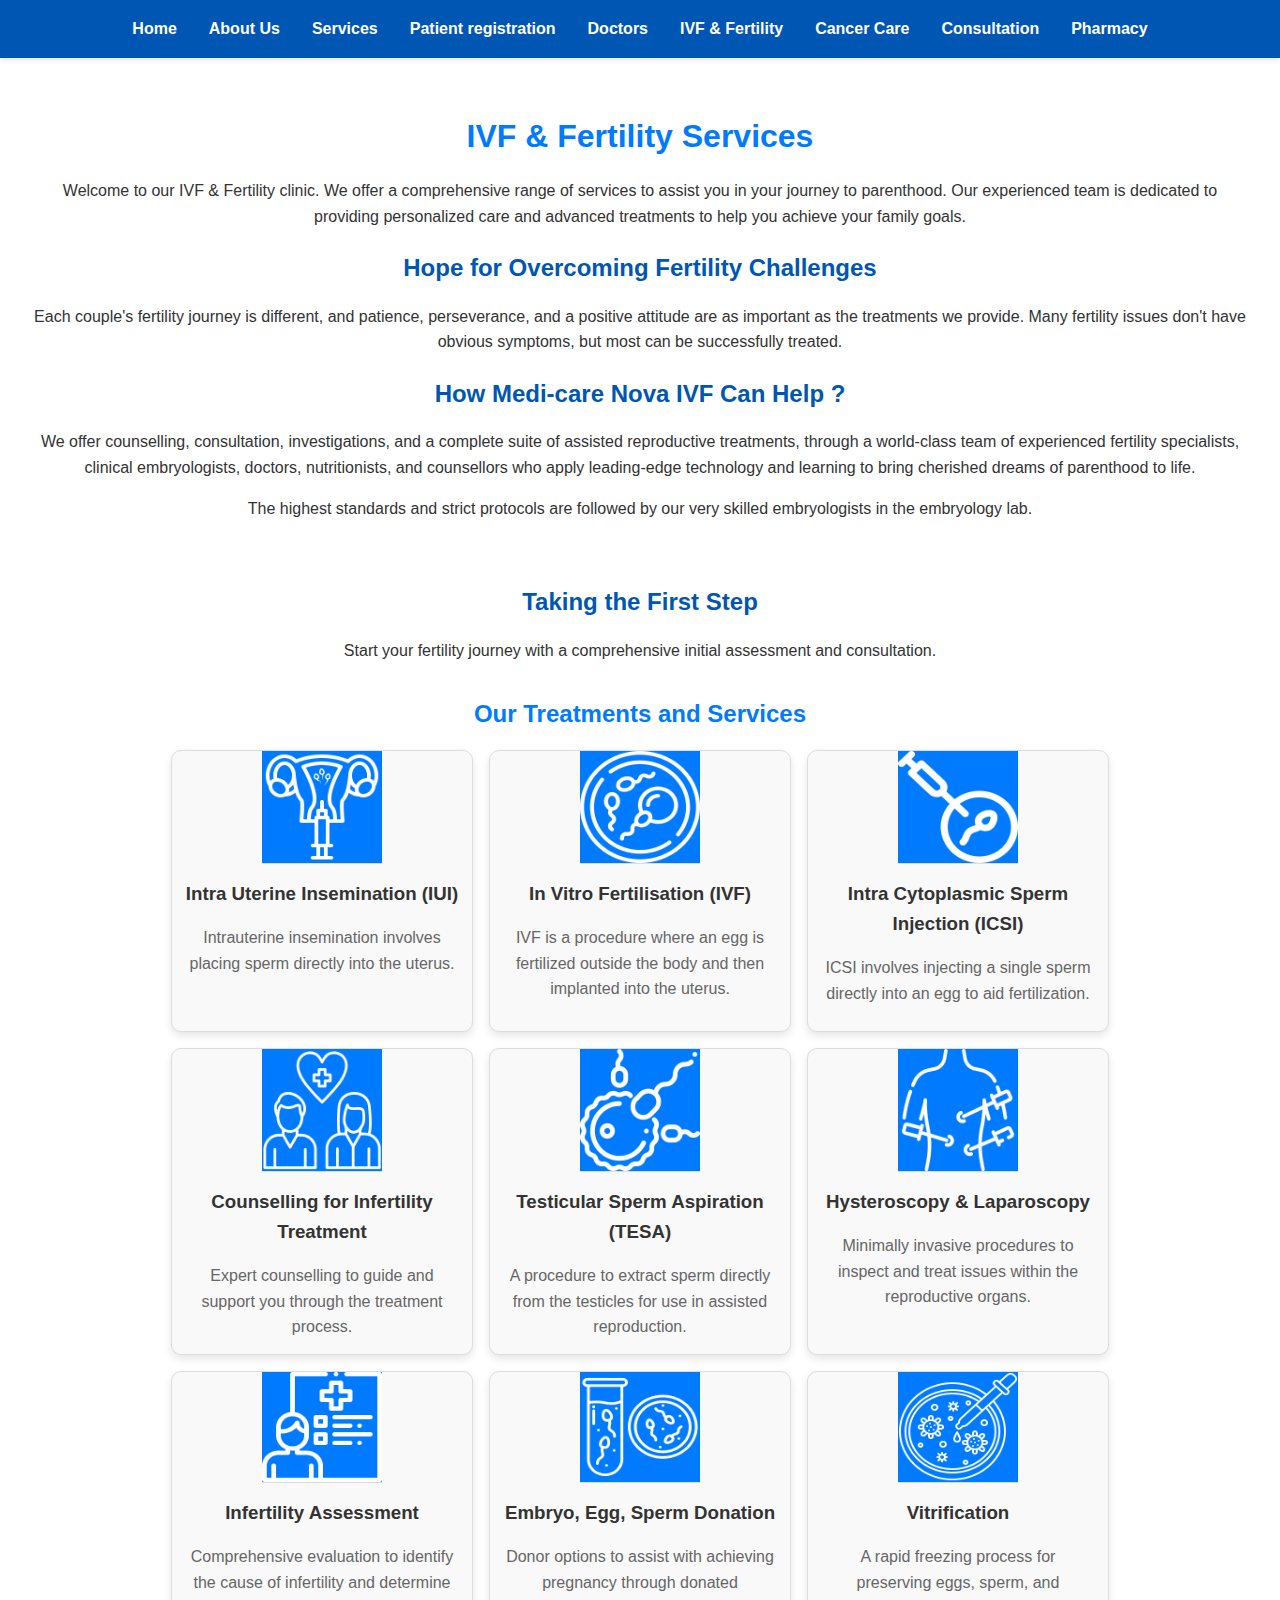
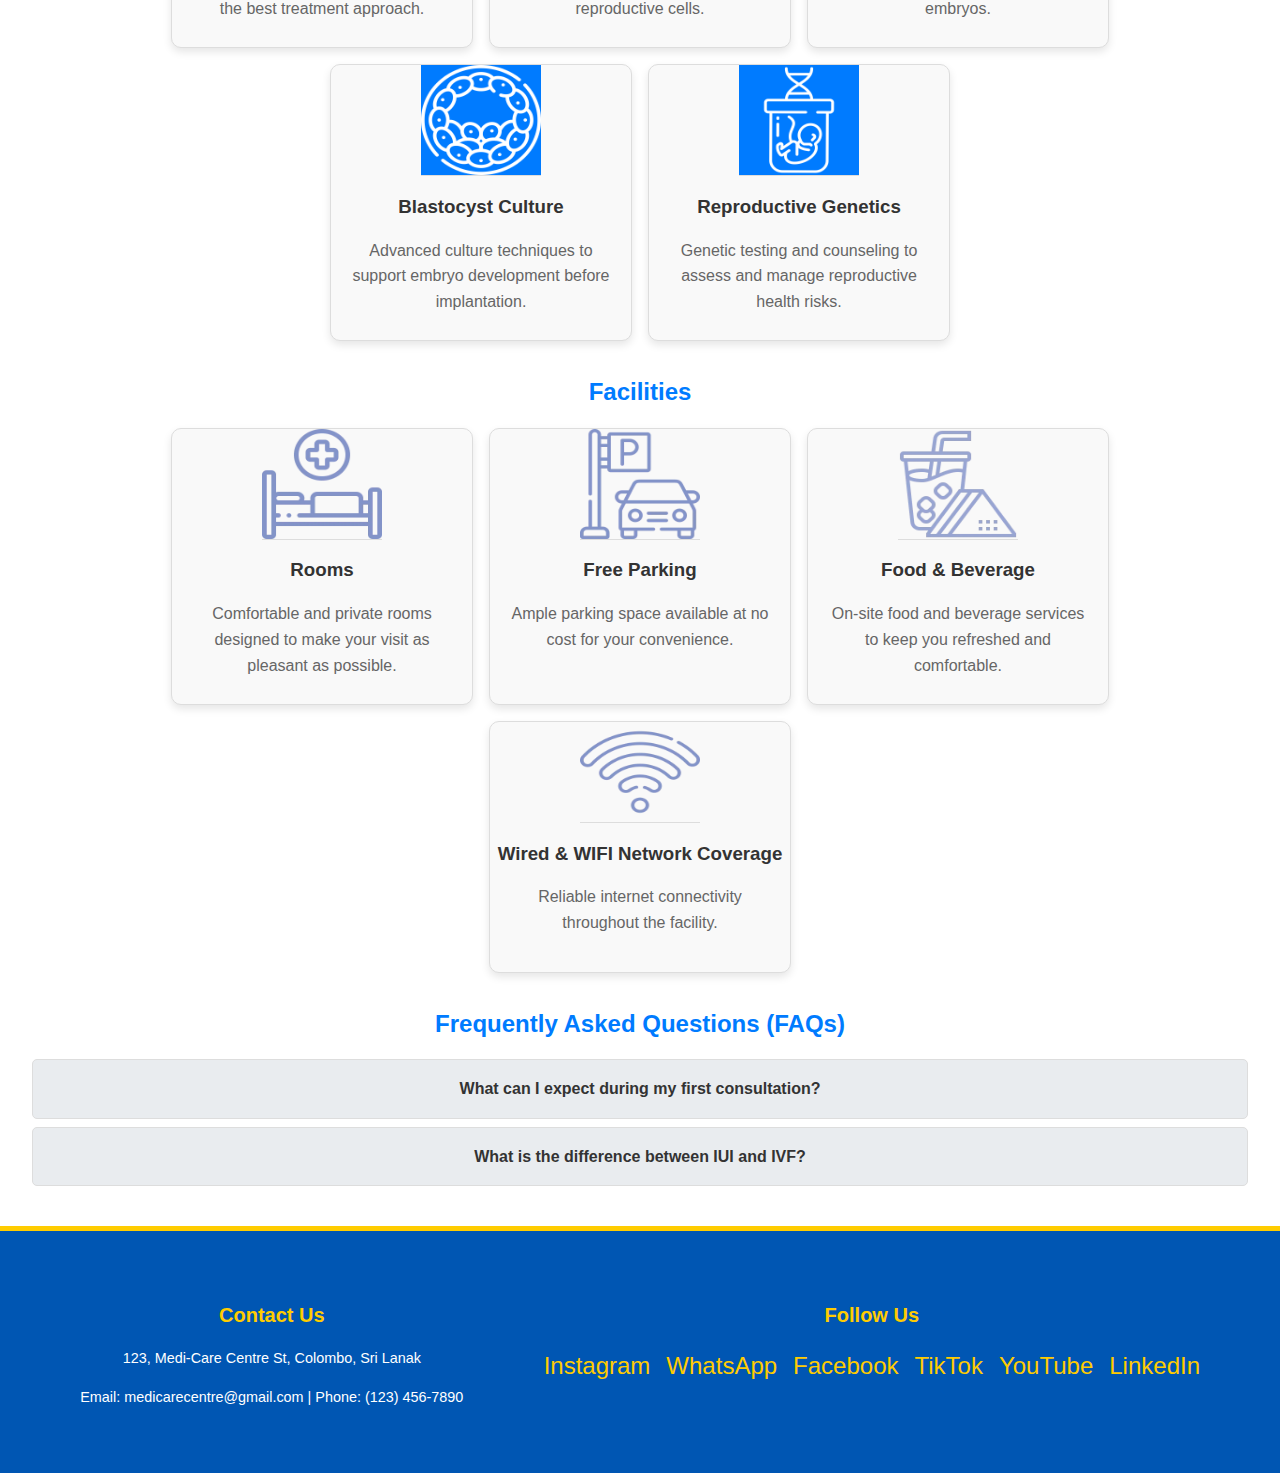
<file: ivf.html>
<!DOCTYPE html>
<html lang="en">
<head>
    <meta charset="UTF-8">
    <meta name="viewport" content="width=device-width, initial-scale=1.0">
    <title>IVF & Fertility - Medi-Care Centre</title>
    <link rel="apple-touch-icon" sizes="180x180" href="Favicon package/apple-touch-icon.png">
    <link rel="icon" type="image/png" sizes="32x32" href="Favicon package/favicon-32x32.png">
    <link rel="icon" type="image/png" sizes="16x16" href="Favicon package/favicon-16x16.png">
    <link rel="manifest" href="Favicon package/site.webmanifest">
    <link rel="mask-icon" href="Favicon package/safari-pinned-tab.svg" color="#5bbad5">
    <meta name="msapplication-TileColor" content="#2b5797">
    <meta name="theme-color" content="#ff0000">
    <link rel="stylesheet" href="Styles/style06.css">
</head>
<body>

    
    <header>
        <nav>
            <ul>
                <li><a href="index.html">Home</a></li>
                <li><a href="about.html">About Us</a></li>
                <li><a href="services.html">Services</a></li>
                <li><a href="registration.html">Patient registration</a></li>
                <li><a href="doctors.html">Doctors</a></li>
                <li><a href="ivf.html">IVF & Fertility</a></li>
                <li><a href="cancer.html">Cancer Care</a></li>
                <li><a href="consulting.html">Consultation</a></li>
                <li><a href="pharmacy.html">Pharmacy</a></li>
            </ul>
        </nav>
    </header>

    
    <main>
        <section class="ivf-fertility-section">
            <h1>IVF & Fertility Services</h1>
            <p>Welcome to our IVF & Fertility clinic. We offer a comprehensive range of services to assist you in your journey to parenthood. Our experienced team is dedicated to providing personalized care and advanced treatments to help you achieve your family goals.</p>
            
            <div class="ivf-info">
                <h2>Hope for Overcoming Fertility Challenges</h2>
                <p>Each couple's fertility journey is different, and patience, perseverance, and a positive attitude are as important as the treatments we provide. Many fertility issues don't have obvious symptoms, but most can be successfully treated.</p>
                
                <h2>How Medi-care Nova IVF Can Help ?</h2>
                <p>We offer counselling, consultation, investigations, and a complete suite of assisted reproductive treatments, through a world-class team of experienced fertility specialists, clinical embryologists, doctors, nutritionists, and counsellors who apply leading-edge technology and learning to bring cherished dreams of parenthood to life.</p>
                
                <p>The highest standards and strict protocols are followed by our very skilled embryologists in the embryology lab.</p>
                
                <br>

                <h2>Taking the First Step</h2>
                <p>Start your fertility journey with a comprehensive initial assessment and consultation.</p>
            </div>

            <section class="treatments-services">
                <h2>Our Treatments and Services</h2>
                <div class="services-grid">
                    <div class="service-card">
                        <img src="Images/IUI.webp" alt="Intra Uterine Insemination (IUI)">
                        <h3>Intra Uterine Insemination (IUI)</h3>
                        <p>Intrauterine insemination involves placing sperm directly into the uterus.</p>
                    </div>
                    <div class="service-card">
                        <img src="Images/IVF.webp" alt="In Vitro Fertilisation (IVF)">
                        <h3>In Vitro Fertilisation (IVF)</h3>
                        <p>IVF is a procedure where an egg is fertilized outside the body and then implanted into the uterus.</p>
                    </div>
                    <div class="service-card">
                        <img src="Images/ICSI.webp" alt="Intra Cytoplasmic Sperm Injection (ICSI)">
                        <h3>Intra Cytoplasmic Sperm Injection (ICSI)</h3>
                        <p>ICSI involves injecting a single sperm directly into an egg to aid fertilization.</p>
                    </div>
                    <div class="service-card">
                        <img src="Images/Counseling.webp" alt="Counselling for Infertility Treatment">
                        <h3>Counselling for Infertility Treatment</h3>
                        <p>Expert counselling to guide and support you through the treatment process.</p>
                    </div>
                    <div class="service-card">
                        <img src="Images/TESA.webp" alt="Testicular Sperm Aspiration (TESA)">
                        <h3>Testicular Sperm Aspiration (TESA)</h3>
                        <p>A procedure to extract sperm directly from the testicles for use in assisted reproduction.</p>
                    </div>
                    <div class="service-card">
                        <img src="Images/Hysteroscopy.webp" alt="Hysteroscopy & Laparoscopy">
                        <h3>Hysteroscopy & Laparoscopy</h3>
                        <p>Minimally invasive procedures to inspect and treat issues within the reproductive organs.</p>
                    </div>
                    <div class="service-card">
                        <img src="Images/infertility assessment.webp" alt="Infertility Assessment">
                        <h3>Infertility Assessment</h3>
                        <p>Comprehensive evaluation to identify the cause of infertility and determine the best treatment approach.</p>
                    </div>
                    <div class="service-card">
                        <img src="Images/donation.webp" alt="Embryo, Egg, Sperm Donation">
                        <h3>Embryo, Egg, Sperm Donation</h3>
                        <p>Donor options to assist with achieving pregnancy through donated reproductive cells.</p>
                    </div>
                    <div class="service-card">
                        <img src="Images/vitrification.webp" alt="Vitrification">
                        <h3>Vitrification</h3>
                        <p>A rapid freezing process for preserving eggs, sperm, and embryos.</p>
                    </div>
                    <div class="service-card">
                        <img src="Images/Blastocyst.webp" alt="Blastocyst Culture">
                        <h3>Blastocyst Culture</h3>
                        <p>Advanced culture techniques to support embryo development before implantation.</p>
                    </div>
                    <div class="service-card">
                        <img src="Images/reproductive genetics.webp" alt="Reproductive Genetics">
                        <h3>Reproductive Genetics</h3>
                        <p>Genetic testing and counseling to assess and manage reproductive health risks.</p>
                    </div>
                </div>
            </section>

            <section class="facilities">
                <h2>Facilities</h2>
                <div class="facilities-grid">
                    
                    <div class="facility-card">
                        <img src="Images/rooms.webp" alt="Rooms">
                        <h3>Rooms</h3>
                        <p>Comfortable and private rooms designed to make your visit as pleasant as possible.</p>
                    </div>
                    <div class="facility-card">
                        <img src="Images/free parking.webp" alt="Free Parking">
                        <h3>Free Parking</h3>
                        <p>Ample parking space available at no cost for your convenience.</p>
                    </div>
                    <div class="facility-card">
                        <img src="Images/food & beverage.webp" alt="Food & Beverage">
                        <h3>Food & Beverage</h3>
                        <p>On-site food and beverage services to keep you refreshed and comfortable.</p>
                    </div>
                    <div class="facility-card">
                        <img src="Images/wifi.webp" alt="Wired & WIFI Network Coverage">
                        <h3>Wired & WIFI Network Coverage</h3>
                        <p>Reliable internet connectivity throughout the facility.</p>
                    </div>
                </div>
            </section>

            <section class="faq">
                <h2>Frequently Asked Questions (FAQs)</h2>
                <div class="faq-item">
                    <input type="checkbox" id="faq1">
                    <label for="faq1">What can I expect during my first consultation?</label>
                    <div class="faq-answer">
                        <p>Your first consultation is the most important first step. A registered medical practitioner will give you a basic outline of the entire fertility journey at Medi-Care Nova IVF, while a board-certified sub-fertility specialist will consult and perform a fertility scan to decide on further proceedings.</p>
                        <p>A coordinator at the Centre will walk you through the state-of-the-art facilities and explain any details related to the consents required from you. Free financial counseling will be arranged for you, should you require it.</p>
                        <p>Carry any relevant medical reports and proof of identification for you and your spouse.</p>
                    </div>
                </div>
                <div class="faq-item">
                    <input type="checkbox" id="faq2">
                    <label for="faq2">What is the difference between IUI and IVF?</label>
                    <div class="faq-answer">
                        <p>The primary distinction between IUI and IVF lies in the location where fertilization occurs. In the case of IUI, fertilization takes place internally, as the sperm is directly injected into the woman’s uterus. Consequently, if successful, the resulting embryo implants within the uterus.</p>
                        <p>In the case of IVF, fertilization is external, occurring outside the uterus within a laboratory setting. Oocytes are extracted from the ovaries after a stimulation process and fertilized with sperm in a laboratory. If fertilization is successful, the embryo is inserted into the uterine cavity. Pregnancy can usually be confirmed in a week.</p>
                    </div>
                </div>
            </section>
        </section>
    </main>

    
    <footer>
        <div class="footer-container">
            <div class="footer-section">
                <h3>Contact Us</h3>
                <p>123, Medi-Care Centre St, Colombo, Sri Lanak</p>
                <p>Email: medicarecentre@gmail.com | Phone: (123) 456-7890</p>
            </div>
            <div class="footer-section">
                <h3>Follow Us</h3>
                <div class="social-media">
                    <a href="https://instagram.com" target="_blank" aria-label="Follow us on Instagram">Instagram</a>
                    <a href="https://whatsapp.com" target="_blank" aria-label="Follow us on WhatsApp">WhatsApp</a>
                    <a href="https://facebook.com" target="_blank" aria-label="Follow us on Facebook">Facebook</a>
                    <a href="https://tiktok.com" target="_blank" aria-label="Follow us on TikTok">TikTok</a>
                    <a href="https://youtube.com" target="_blank" aria-label="Follow us on YouTube">YouTube</a>
                    <a href="https://linkedin.com" target="_blank" aria-label="Follow us on LinkedIn">LinkedIn</a>
                </div>
            </div>
        </div>
    </footer>
</body>
</html>
</file>
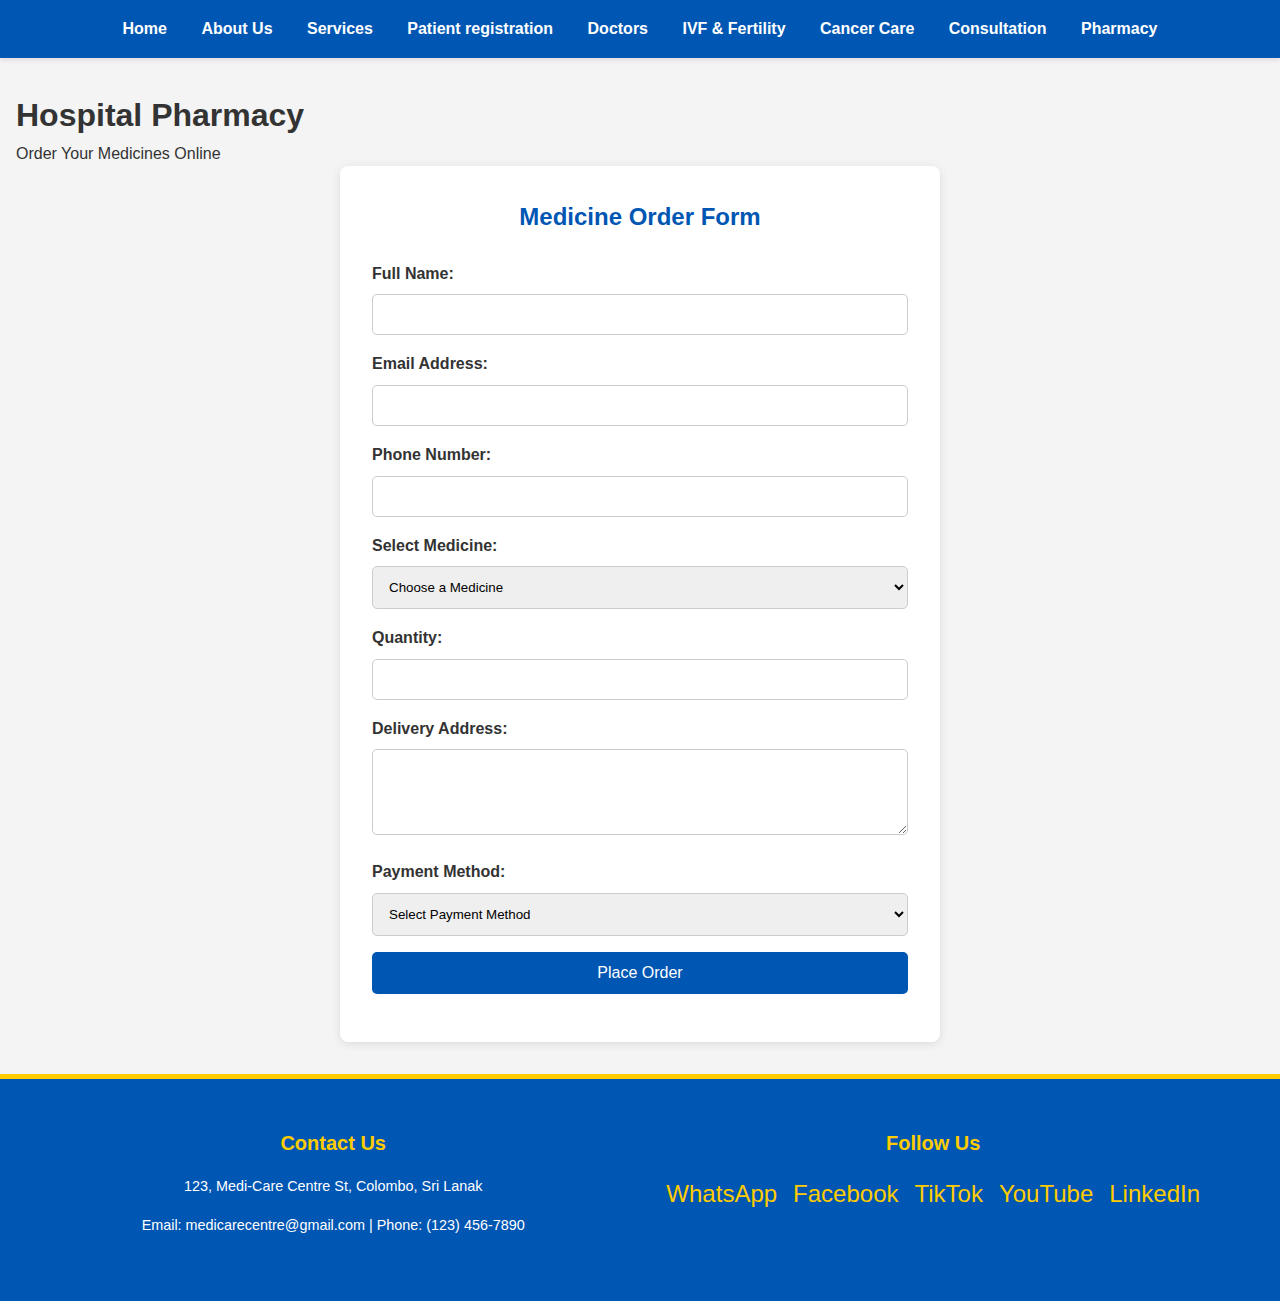
<file: pharmacy.html>
<!DOCTYPE html>
<html lang="en">

<head>
    <meta charset="UTF-8">
    <meta name="viewport" content="width=device-width, initial-scale=1.0">
    <title>Pharmacy - Medi-Care Centre</title>
    <link rel="apple-touch-icon" sizes="180x180" href="Favicon package/apple-touch-icon.png">
    <link rel="icon" type="image/png" sizes="32x32" href="Favicon package/favicon-32x32.png">
    <link rel="icon" type="image/png" sizes="16x16" href="Favicon package/favicon-16x16.png">
    <link rel="manifest" href="Favicon package/site.webmanifest">
    <link rel="mask-icon" href="Favicon package/safari-pinned-tab.svg" color="#5bbad5">
    <meta name="msapplication-TileColor" content="#2b5797">
    <meta name="theme-color" content="#ff0000">
    <link rel="stylesheet" href="Styles/style09.css">
</head>

<body>
    <header>
        <nav>
            <ul>
                <li><a href="index.html">Home</a></li>
                <li><a href="about.html">About Us</a></li>
                <li><a href="services.html">Services</a></li>
                <li><a href="registration.html">Patient registration</a></li>
                <li><a href="doctors.html">Doctors</a></li>
                <li><a href="ivf.html">IVF & Fertility</a></li>
                <li><a href="cancer.html">Cancer Care</a></li>
                <li><a href="consulting.html">Consultation</a></li>
                <li><a href="pharmacy.html">Pharmacy</a></li>
            </ul>
        </nav>
        
    </header>

    <main>
        <h1>Hospital Pharmacy</h1>
        <p>Order Your Medicines Online</p>
        <section class="pharmacy-form">
            <h2>Medicine Order Form</h2>
            <form action="#" method="post">
                <div class="form-group">
                    <label for="customer-name">Full Name:</label>
                    <input type="text" id="customer-name" name="customer-name" required>
                </div>

                <div class="form-group">
                    <label for="email">Email Address:</label>
                    <input type="email" id="email" name="email" required>
                </div>

                <div class="form-group">
                    <label for="phone">Phone Number:</label>
                    <input type="tel" id="phone" name="phone" required>
                </div>

                <div class="form-group">
                    <label for="medicine">Select Medicine:</label>
                    <select id="medicine" name="medicine" required>
                        <option value="">Choose a Medicine</option>
                        <option value="paracetamol">Paracetamol</option>
                        <option value="amoxicillin">Amoxicillin</option>
                        <option value="ibuprofen">Ibuprofen</option>
                        <option value="metformin">Metformin</option>
                        <option value="atorvastatin">Atorvastatin</option>
                    </select>
                </div>

                <div class="form-group">
                    <label for="quantity">Quantity:</label>
                    <input type="number" id="quantity" name="quantity" min="1" required>
                </div>

                <div class="form-group">
                    <label for="address">Delivery Address:</label>
                    <textarea id="address" name="address" rows="4" required></textarea>
                </div>

                <div class="form-group">
                    <label for="payment-method">Payment Method:</label>
                    <select id="payment-method" name="payment-method" required>
                        <option value="">Select Payment Method</option>
                        <option value="credit-card">Credit Card</option>
                        <option value="debit-card">Debit Card</option>
                        <option value="cash-on-delivery">Cash on Delivery</option>
                    </select>
                </div>

                <div class="form-group">
                    <button type="submit">Place Order</button>
                </div>
            </form>
        </section>
    </main>

    
    <footer>
        <div class="footer-container">
            <div class="footer-section">
                <h3>Contact Us</h3>
                <p>123, Medi-Care Centre St, Colombo, Sri Lanak</p>
                <p>Email: medicarecentre@gmail.com | Phone: (123) 456-7890</p>
            </div>
            <div class="footer-section">
                <h3>Follow Us</h3>
                <div class="social-media">
                    <a href="https://whatsapp.com" target="_blank" aria-label="Follow us on WhatsApp">WhatsApp</a>
                    <a href="https://facebook.com" target="_blank" aria-label="Follow us on Facebook">Facebook</a>
                    <a href="https://tiktok.com" target="_blank" aria-label="Follow us on TikTok">TikTok</a>
                    <a href="https://youtube.com" target="_blank" aria-label="Follow us on YouTube">YouTube</a>
                    <a href="https://linkedin.com" target="_blank" aria-label="Follow us on LinkedIn">LinkedIn</a>
                </div>
            </div>
        </div>
    </footer>
</body>

</html>
</file>
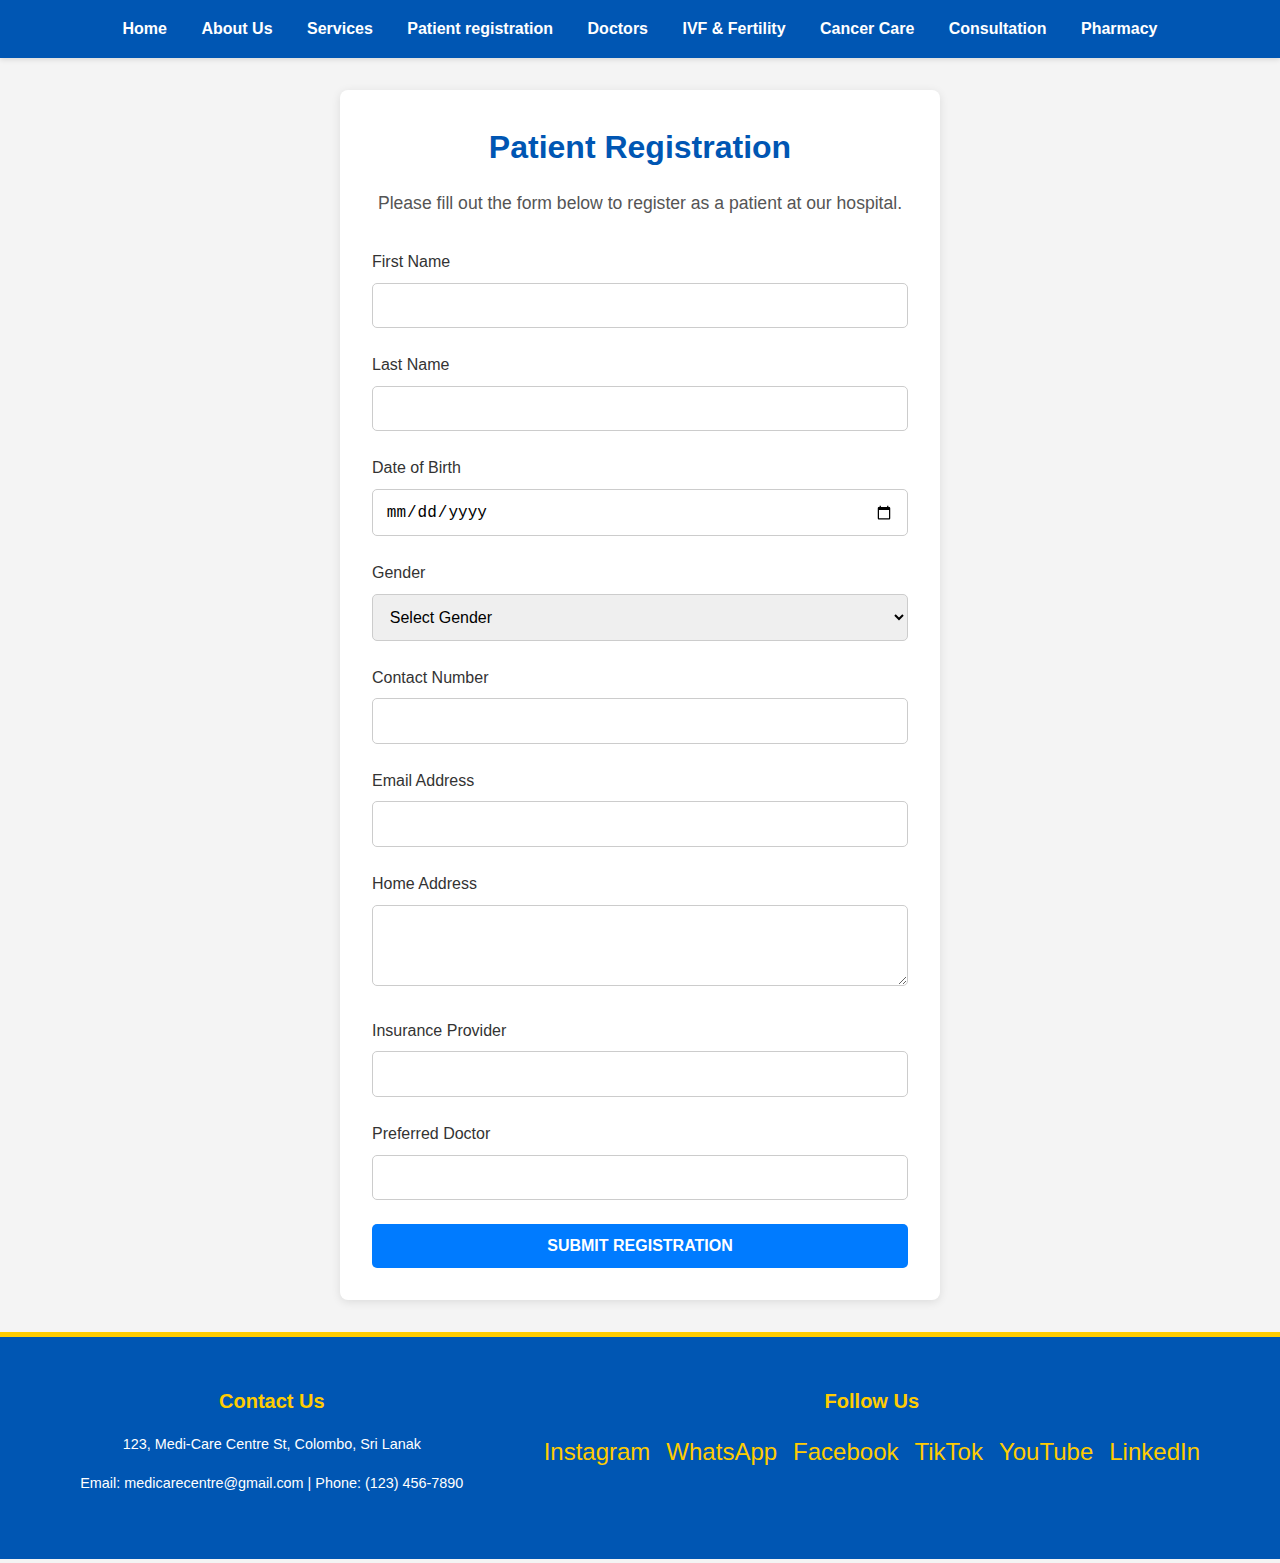
<file: registration.html>
<!DOCTYPE html>
<html lang="en">
<head>
    <meta charset="UTF-8">
    <meta name="viewport" content="width=device-width, initial-scale=1.0">
    <title>Patient Registration - Medi-Care Centre</title>
    <link rel="apple-touch-icon" sizes="180x180" href="Favicon package/apple-touch-icon.png">
    <link rel="icon" type="image/png" sizes="32x32" href="Favicon package/favicon-32x32.png">
    <link rel="icon" type="image/png" sizes="16x16" href="Favicon package/favicon-16x16.png">
    <link rel="manifest" href="Favicon package/site.webmanifest">
    <link rel="mask-icon" href="Favicon package/safari-pinned-tab.svg" color="#5bbad5">
    <meta name="msapplication-TileColor" content="#2b5797">
    <meta name="theme-color" content="#ff0000">
    <link rel="stylesheet" href="Styles/style04.css">
</head>
<body>

    
    <header>
        <nav>
            <ul>
                <li><a href="index.html">Home</a></li>
                <li><a href="about.html">About Us</a></li>
                <li><a href="services.html">Services</a></li>
                <li><a href="registration.html">Patient registration</a></li>
                <li><a href="doctors.html">Doctors</a></li>
                <li><a href="ivf.html">IVF & Fertility</a></li>
                <li><a href="cancer.html">Cancer Care</a></li>
                <li><a href="consulting.html">Consultation</a></li>
                <li><a href="pharmacy.html">Pharmacy</a></li>
            </ul>
        </nav>
    </header>

    
    <main>
        <section class="registration-form">
            <h1>Patient Registration</h1>
            <p>Please fill out the form below to register as a patient at our hospital.</p>
            
            <form action="submit_registration.php" method="post">
                <div class="form-group">
                    <label for="first-name">First Name</label>
                    <input type="text" id="first-name" name="first_name" required>
                </div>

                <div class="form-group">
                    <label for="last-name">Last Name</label>
                    <input type="text" id="last-name" name="last_name" required>
                </div>

                <div class="form-group">
                    <label for="dob">Date of Birth</label>
                    <input type="date" id="dob" name="dob" required>
                </div>

                <div class="form-group">
                    <label for="gender">Gender</label>
                    <select id="gender" name="gender" required>
                        <option value="">Select Gender</option>
                        <option value="male">Male</option>
                        <option value="female">Female</option>
                        <option value="other">Other</option>
                    </select>
                </div>

                <div class="form-group">
                    <label for="contact">Contact Number</label>
                    <input type="tel" id="contact" name="contact" required>
                </div>

                <div class="form-group">
                    <label for="email">Email Address</label>
                    <input type="email" id="email" name="email" required>
                </div>

                <div class="form-group">
                    <label for="address">Home Address</label>
                    <textarea id="address" name="address" rows="3" required></textarea>
                </div>

                <div class="form-group">
                    <label for="insurance">Insurance Provider</label>
                    <input type="text" id="insurance" name="insurance">
                </div>

                <div class="form-group">
                    <label for="doctor">Preferred Doctor</label>
                    <input type="text" id="doctor" name="doctor">
                </div>

                <button type="submit" class="cta-button">Submit Registration</button>
            </form>
        </section>
    </main>

    
    <footer>
        <div class="footer-container">
            <div class="footer-section">
                <h3>Contact Us</h3>
                <p>123, Medi-Care Centre St, Colombo, Sri Lanak</p>
                <p>Email: medicarecentre@gmail.com | Phone: (123) 456-7890</p>
            </div>
            <div class="footer-section">
                <h3>Follow Us</h3>
                <div class="social-media">
                    <a href="https://instagram.com" target="_blank" aria-label="Follow us on Instagram">Instagram</a>
                    <a href="https://whatsapp.com" target="_blank" aria-label="Follow us on WhatsApp">WhatsApp</a>
                    <a href="https://facebook.com" target="_blank" aria-label="Follow us on Facebook">Facebook</a>
                    <a href="https://tiktok.com" target="_blank" aria-label="Follow us on TikTok">TikTok</a>
                    <a href="https://youtube.com" target="_blank" aria-label="Follow us on YouTube">YouTube</a>
                    <a href="https://linkedin.com" target="_blank" aria-label="Follow us on LinkedIn">LinkedIn</a>
                </div>
            </div>
        </div>
    </footer>

</body>
</html>
</file>
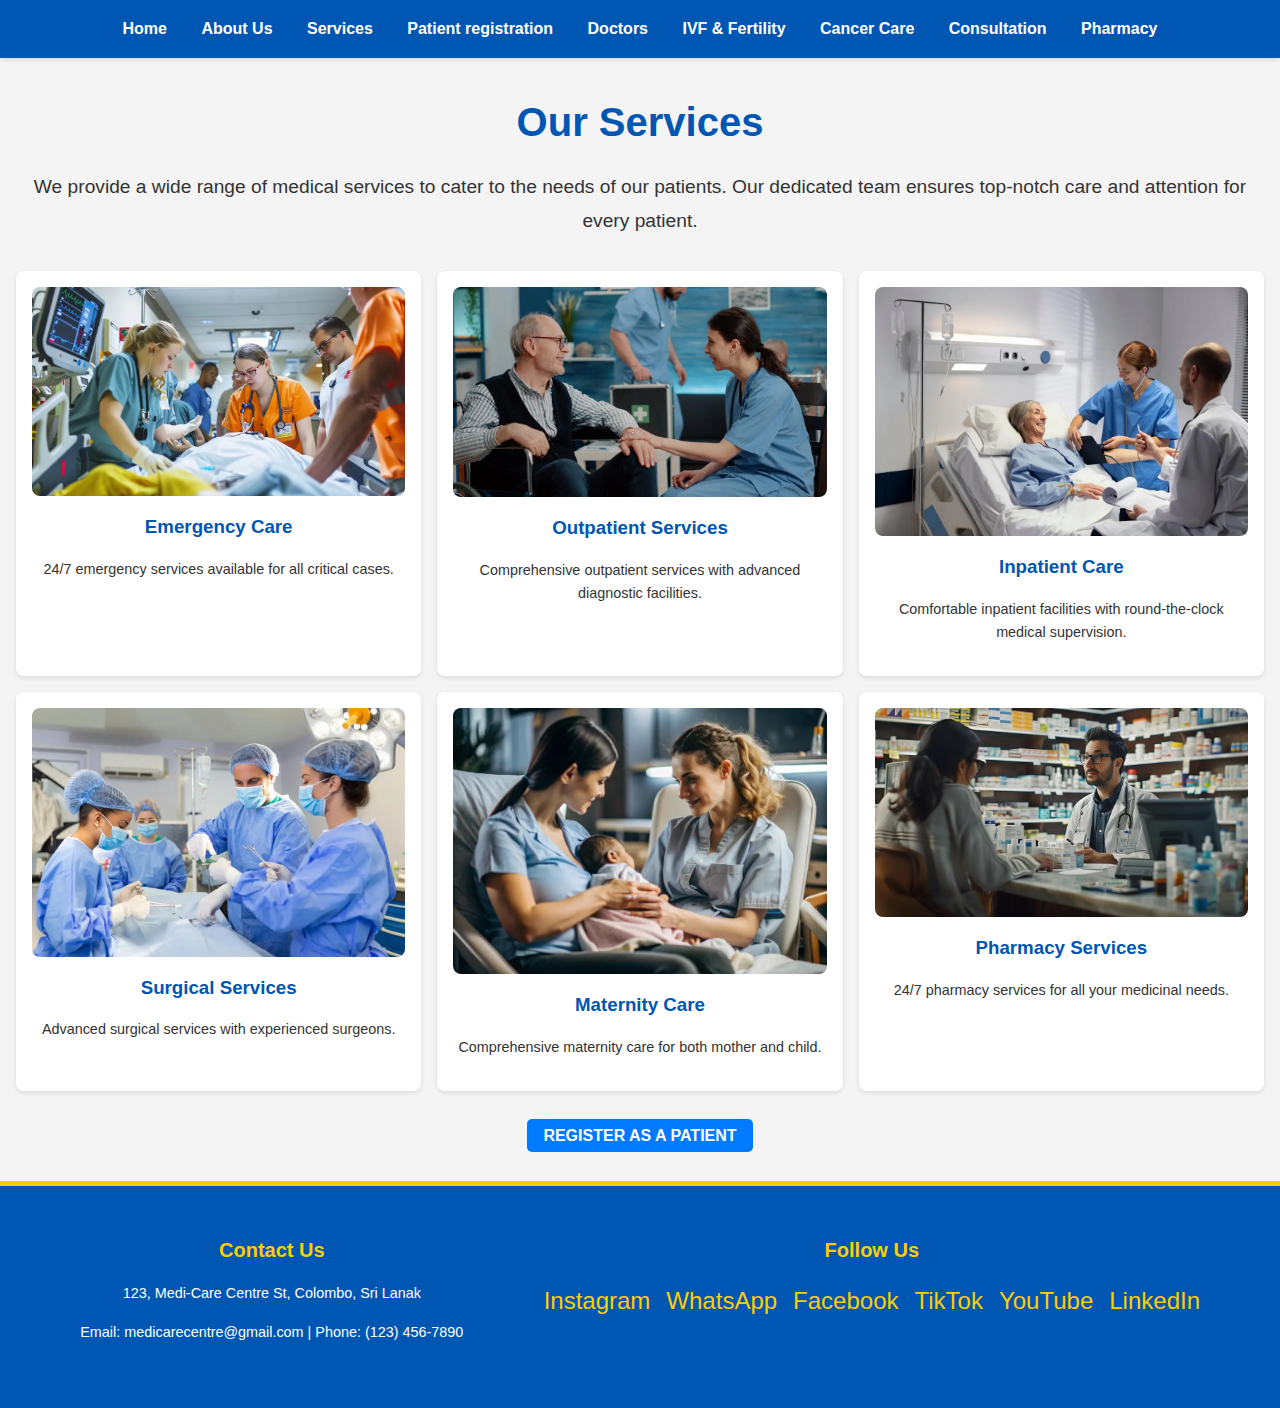
<file: services.html>
<!DOCTYPE html>
<html lang="en">
<head>
    <meta charset="UTF-8">
    <meta name="viewport" content="width=device-width, initial-scale=1.0">
    <title>Our Services - Medi-Care Centre</title>
    <link rel="apple-touch-icon" sizes="180x180" href="Favicon package/apple-touch-icon.png">
    <link rel="icon" type="image/png" sizes="32x32" href="Favicon package/favicon-32x32.png">
    <link rel="icon" type="image/png" sizes="16x16" href="Favicon package/favicon-16x16.png">
    <link rel="manifest" href="Favicon package/site.webmanifest">
    <link rel="mask-icon" href="Favicon package/safari-pinned-tab.svg" color="#5bbad5">
    <meta name="msapplication-TileColor" content="#2b5797">
    <meta name="theme-color" content="#ff0000">
    <link rel="stylesheet" href="Styles/style03.css">
</head>
<body>

   
    <header>
        <nav>
            <ul>
                <li><a href="index.html">Home</a></li>
                <li><a href="about.html">About Us</a></li>
                <li><a href="services.html">Services</a></li>
                <li><a href="registration.html">Patient registration</a></li>
                <li><a href="doctors.html">Doctors</a></li>
                <li><a href="ivf.html">IVF & Fertility</a></li>
                <li><a href="cancer.html">Cancer Care</a></li>
                <li><a href="consulting.html">Consultation</a></li>
                <li><a href="pharmacy.html">Pharmacy</a></li>
            </ul>
        </nav>
    </header>

    
    <main>
        <section class="services-intro">
            <h1>Our Services</h1>
            <p>We provide a wide range of medical services to cater to the needs of our patients. Our dedicated team ensures top-notch care and attention for every patient.</p>
        </section>

        
        <section class="services-gallery">
            <div class="gallery">
                <div class="service-card">
                    <img src="Images/service01.webp" alt="Service 1">
                    <h3>Emergency Care</h3>
                    <p>24/7 emergency services available for all critical cases.</p>
                </div>
                <div class="service-card">
                    <img src="Images/service02.webp" alt="Service 2">
                    <h3>Outpatient Services</h3>
                    <p>Comprehensive outpatient services with advanced diagnostic facilities.</p>
                </div>
                <div class="service-card">
                    <img src="Images/service03.webp" alt="Service 3">
                    <h3>Inpatient Care</h3>
                    <p>Comfortable inpatient facilities with round-the-clock medical supervision.</p>
                </div>
                <div class="service-card">
                    <img src="Images/service04.webp" alt="Service 4">
                    <h3>Surgical Services</h3>
                    <p>Advanced surgical services with experienced surgeons.</p>
                </div>
                <div class="service-card">
                    <img src="Images/service05.webp" alt="Service 5">
                    <h3>Maternity Care</h3>
                    <p>Comprehensive maternity care for both mother and child.</p>
                </div>
                <div class="service-card">
                    <img src="Images/service06.webp" alt="Service 6">
                    <h3>Pharmacy Services</h3>
                    <p>24/7 pharmacy services for all your medicinal needs.</p>
                </div>
            </div>
        </section>

        
        <section class="registration-link">
            <a href="registration.html" class="cta-button">Register as a Patient</a>
        </section>
    </main>

    
    <footer>
        <div class="footer-container">
            <div class="footer-section">
                <h3>Contact Us</h3>
                <p>123, Medi-Care Centre St, Colombo, Sri Lanak</p>
                <p>Email: medicarecentre@gmail.com | Phone: (123) 456-7890</p>
            </div>
            <div class="footer-section">
                <h3>Follow Us</h3>
                <div class="social-media">
                    <a href="https://instagram.com" target="_blank" aria-label="Follow us on Instagram">Instagram</a>
                    <a href="https://whatsapp.com" target="_blank" aria-label="Follow us on WhatsApp">WhatsApp</a>
                    <a href="https://facebook.com" target="_blank" aria-label="Follow us on Facebook">Facebook</a>
                    <a href="https://tiktok.com" target="_blank" aria-label="Follow us on TikTok">TikTok</a>
                    <a href="https://youtube.com" target="_blank" aria-label="Follow us on YouTube">YouTube</a>
                    <a href="https://linkedin.com" target="_blank" aria-label="Follow us on LinkedIn">LinkedIn</a>
                </div>
            </div>
        </div>
    </footer>

</body>
</html>
</file>
<file: Styles/style01.css>
/* Root Variables */
:root {
  --primary-color: #0056b3;
  --secondary-color: #007BFF;
  --highlight-color: #ffcc00;
  --background-color: #f4f4f4;
  --text-color: #333;
  --section-bg: #fff;
  --hover-bg-color: #f0f8ff;
  --shadow-color: rgba(0, 0, 0, 0.1);
}

/* Global Styles */
* {
  margin: 0;
  padding: 0;
  box-sizing: border-box;
}

body {
  font-family: 'Open Sans', sans-serif;
  color: var(--text-color);
  line-height: 1.6;
  background-color: var(--background-color);
}

a {
  color: var(--secondary-color);
  text-decoration: none;
  transition: color 0.3s ease, text-decoration 0.3s ease;
}

a:hover {
  text-decoration: underline;
  color: var(--primary-color);
}

img {
  max-width: 100%;
  height: auto;
  display: block;
  transition: opacity 0.3s ease;
}

img:hover {
  opacity: 0.8;
}

/* Header & Navigation */
header {
  background-color: var(--primary-color);
  color: #fff;
  padding: 1rem 0;
  box-shadow: 0 2px 5px var(--shadow-color);
}

header nav ul {
  list-style: none;
  text-align: center;
  margin: 0;
  padding: 0;
}

header nav ul li {
  display: inline-block;
  margin: 0 15px;
}

header nav ul li a {
  color: #fff;
  font-weight: bold;
  transition: color 0.3s ease;
}

header nav ul li a:hover {
  color: var(--highlight-color);
}

#logo {
  height: 100px;
  width: 150px;
  padding: 10px;
  padding-left: 20px;
}

/* Main Content */
main {
  padding: 2rem 1rem;
}

h1, h2, h3 {
  color: var(--primary-color);
  margin-bottom: 1rem;
  text-align: center;
}

h1 {
  font-size: 2.5rem;
}

h2 {
  font-size: 2rem;
}

h3 {
  font-size: 1.75rem;
}

.intro img{
  width: 1500px;
}

/* Sections */
section {
  background: var(--section-bg);
  padding: 2rem;
  margin-bottom: 2rem;
  border-radius: 8px;
  box-shadow: 0 2px 10px var(--shadow-color);
  transition: background-color 0.3s ease, box-shadow 0.3s ease;
}

section:hover {
  background-color: var(--hover-bg-color);
  box-shadow: 0 4px 15px rgba(0, 0, 0, 0.2);
}

section h2 {
  margin-bottom: 1rem;
}

section p {
  font-size: 1rem;
  line-height: 1.8;
  margin-bottom: 1rem;
}

section img {
  border-radius: 8px;
  margin-bottom: 1rem;
}

/* Styling for the ordered list in the "Why Do Patients Choose Asiri Central Hospital?" section */
.why-choose-us ol {
  margin-top: 20px;
  padding-left: 20px;
  list-style-type: decimal;
}

.why-choose-us ol li {
  margin-bottom: 10px;
  font-size: 16px;
  line-height: 1.5;
  color: var(--text-color);
  padding-left: 5px;
  position: relative;
}

.why-choose-us ol li::before {
  font-weight: bold;
  color: #0066cc;
  position: absolute;
  left: 0;
}

.why-choose-us ol li:hover {
  background-color: var(--hover-bg-color);
  transition: background-color 0.3s ease;
}

/* Grid Section */
.grid-section ul {
  display: grid;
  grid-template-columns: repeat(auto-fit, minmax(150px, 1fr));
  gap: 1rem;
  list-style-type: none;
  padding-left: 0;
}

.grid-section ul li {
  background-color: var(--hover-bg-color);
  padding: 1rem;
  border-radius: 8px;
  box-shadow: 0 2px 5px var(--shadow-color);
  text-align: center;
  transition: background-color 0.3s ease, transform 0.3s ease;
}

.grid-section ul li:hover {
  background-color: #e6f7ff;
  transform: scale(1.02);
}

.grid-section ul li img {
  margin-bottom: 1rem;
  border-radius: 8px;
}

.grid-section ul li p {
  font-weight: bold;
}

/* Flex Gallery */
.flex-gallery .gallery {
  display: flex;
  flex-wrap: wrap;
  gap: 1rem;
  justify-content: center;
}

.flex-gallery .service-card {
  background: var(--section-bg);
  border-radius: 8px;
  padding: 1rem;
  box-shadow: 0 2px 5px var(--shadow-color);
  flex: 1 1 calc(33.333% - 2rem);
  text-align: center;
  transition: transform 0.3s ease, box-shadow 0.3s ease;
}

.flex-gallery .service-card:hover {
  transform: translateY(-5px);
  box-shadow: 0 4px 15px rgba(0, 0, 0, 0.2);
}

.flex-gallery .service-card img {
  border-radius: 8px;
  margin-bottom: 1rem;
  transition: opacity 0.3s ease;
}

.flex-gallery .service-card img:hover {
  opacity: 0.8;
}

.flex-gallery .service-card h3 {
  margin-bottom: 1rem;
  color: var(--primary-color);
}

.flex-gallery .service-card p {
  margin-bottom: 1rem;
  font-size: 0.9rem;
}

.flex-gallery .cta-button {
  background-color: var(--secondary-color);
  color: #fff;
  padding: 0.5rem 1rem;
  border-radius: 5px;
  text-transform: uppercase;
  font-weight: bold;
  border: none;
  cursor: pointer;
  transition: background-color 0.3s ease, transform 0.3s ease;
}

.flex-gallery .cta-button:hover {
  background-color: var(--primary-color);
  transform: scale(1.05);
}

/* Story Grid */
.story-grid {
  display: grid;
  grid-template-columns: repeat(auto-fit, minmax(150px, 1fr));
  gap: 1rem;
}

.story-item {
  text-align: center;
  transition: transform 0.3s ease;
}

.story-item img {
  border-radius: 8px;
  margin-bottom: 0.5rem;
  transition: opacity 0.3s ease;
}

.story-item img:hover {
  opacity: 0.8;
}

.story-item p {
  font-weight: bold;
}

/* Video Section */
.video-container {
  text-align: center;
  margin-top: 1rem;
}

.video-container iframe {
  max-width: 100%;
  border-radius: 8px;
}

/* Latest Updates */
.circle-list {
  list-style-type: circle;
  padding-left: 20px;
}

.circle-list li {
  margin-bottom: 10px;
}

.latest-updates ul li {
  background-color: #e9f7ff;
  padding: 1rem;
  margin-bottom: 1rem;
  border-radius: 8px;
  box-shadow: 0 2px 5px var(--shadow-color);
  transition: background-color 0.3s ease;
}

.latest-updates ul li:hover {
  background-color: #d6eaff;
}

/* Footer */
footer {
  background-color: var(--primary-color);
  color: #fff;
  padding: 2rem 1rem;
  text-align: center;
  border-top: 5px solid var(--highlight-color);
  position: relative;
  font-size: 0.9rem;
}

footer .footer-container {
  max-width: 1200px;
  margin: 0 auto;
  display: flex;
  flex-wrap: wrap;
  justify-content: space-between;
}

footer .footer-section {
  flex: 1 1 300px;
  margin: 1rem;
  padding: 0 1rem;
}

footer .footer-section h3 {
  color: var(--highlight-color);
  margin-bottom: 1rem;
  font-size: 1.25rem;
}

footer .footer-section p, footer .footer-section ul {
  margin-bottom: 1rem;
}

footer .footer-section ul {
  list-style-type: none;
  padding-left: 0;
}

footer .footer-section ul li {
  margin-bottom: 0.5rem;
}

footer .footer-section a {
  color: var(--highlight-color);
  text-decoration: none;
  transition: color 0.3s ease;
}

footer .footer-section a:hover {
  color: #fff;
}

footer .social-media {
  display: flex;
  justify-content: center;
  margin-top: 1rem;
}

footer .social-media a {
  color: var(--highlight-color);
  font-size: 1.5rem;
  margin: 0 0.5rem;
  transition: color 0.3s ease;
}

footer .social-media a:hover {
  color: #fff;
}

/* Tablet and Mobile Adjustments */
@media (max-width: 768px) {
  /* Header Adjustments */
  header nav ul {
    display: block;
    text-align: left;
    padding-left: 20px;
  }
  
  header nav ul li {
    display: block;
    margin: 10px 0;
  }
  
  /* Main Content Adjustments */
  main {
    padding: 1.5rem 1rem;
  }

  h1 {
    font-size: 2rem;
  }

  h2 {
    font-size: 1.5rem;
  }

  h3 {
    font-size: 1.25rem;
  }

  /* Section Adjustments */
  section {
    padding: 1.5rem;
  }

  .intro img {
    width: 100%;
  }

  /* Flex Gallery Adjustments */
  .flex-gallery .service-card {
    flex: 1 1 100%;
  }

  /* Footer Adjustments */
  footer .footer-container {
    flex-direction: column;
    text-align: center;
  }

  footer .footer-section {
    margin: 0.5rem 0;
  }
}

/* Mobile Adjustments */
@media (max-width: 480px) {
  /* Header Adjustments */
  header {
    padding: 0.5rem 0;
  }

  #logo {
    height: 70px;
    width: 100px;
  }

  header nav ul {
    padding-left: 10px;
  }

  header nav ul li {
    margin: 5px 0;
    text-align: center;
  }

  /* Main Content Adjustments */
  main {
    padding: 1rem 0.5rem;
  }

  h1 {
    font-size: 1.8rem;
  }

  h2 {
    font-size: 1.4rem;
  }

  h3 {
    font-size: 1.2rem;
  }

  /* Grid Section Adjustments */
  .grid-section ul {
    grid-template-columns: repeat(auto-fit, minmax(120px, 1fr));
  }

  /* Flex Gallery Adjustments */
  .flex-gallery .service-card {
    flex: 1 1 100%;
  }

  /* Footer Adjustments */
  footer .footer-container {
    flex-direction: column;
    align-items: center;
  }

  footer .footer-section {
      flex: 1 1 auto;
      margin: 1rem 0;
      text-align: center;
      padding: 0;
  }

  footer .social-media {
      flex-wrap: wrap;
      margin-top: 0.5rem;
  }

  footer .social-media a {
      margin: 0.3rem;
      font-size: 1.2rem;
  }
}
</file>
<file: Styles/style02.css>
/* Root Variables */
:root {
    --primary-color: #0056b3;
    --secondary-color: #ffcc00;
    --background-color: #f4f4f4;
    --section-bg-color: #fff;
    --table-header-bg-color: #f0f8ff;
    --text-color: #333;
    --link-color: #007BFF;
    --link-hover-color: #0056b3;
    --social-media-color: #ffcc00;
    --social-media-hover-color: #fff;
}

/* Global Styles */
* {
    margin: 0;
    padding: 0;
    box-sizing: border-box;
}

body {
    font-family: 'Open Sans', sans-serif;
    color: var(--text-color);
    line-height: 1.6;
    background-color: var(--background-color);
}

a {
    color: var(--link-color);
    text-decoration: none;
    transition: color 300ms ease, text-decoration 300ms ease;
}

a:hover {
    text-decoration: underline;
    color: var(--link-hover-color);
}

img {
    max-width: 100%;
    height: auto;
    display: block;
    transition: opacity 300ms ease;
}

img:hover {
    opacity: 0.8;
}

html {
    scroll-behavior: smooth;
}

/* Header & Navigation */
header {
    background-color: var(--primary-color);
    color: #fff;
    padding: 1rem 0;
    box-shadow: 0 2px 5px rgba(0, 0, 0, 0.1);
}

header nav ul {
    list-style: none;
    text-align: center;
}

header nav ul li {
    display: inline-block;
    margin: 0 15px;
}

header nav ul li a {
    color: #fff;
    font-weight: bold;
    transition: color 300ms ease;
}

header nav ul li a:hover {
    color: var(--secondary-color);
}

/* Main Content */
main {
    padding: 32px 16px;
}

h1, h2, h3 {
    color: var(--primary-color);
    margin-bottom: 16px;
    text-align: center;
}

h1 {
    font-size: 40px;
}

h2 {
    font-size: 32px;
}

h3 {
    font-size: 28px;
}

/* Sections */
section {
    background: var(--section-bg-color);
    padding: 32px;
    margin-bottom: 32px;
    border-radius: 8px;
    box-shadow: 0 2px 10px rgba(0, 0, 0, 0.1);
    transition: background-color 300ms ease, box-shadow 300ms ease;
}

section:hover {
    background-color: #f0f8ff;
    box-shadow: 0 4px 15px rgba(0, 0, 0, 0.2);
}

section h2 {
    margin-bottom: 16px;
}

section p {
    font-size: 16px;
    line-height: 1.8;
    margin-bottom: 16px;
}

section img {
    border-radius: 8px;
    margin-bottom: 16px;

}

/* Branch Content */
.branch {
    margin-bottom: 32px;
}

.branch-content {
    display: flex;
    flex-wrap: wrap;
    gap: 16px;
    align-items: center;
}

.branch-content img {
    flex: 1 1 300px;
    max-width: 100%;
    height: 300px; 
    object-fit: cover; 
    border-radius: 8px;
}



.branch-details {
    flex: 1 1 300px;
    max-width: 100%;
    margin-top: 0;
}

.branch-details iframe {
    width: 100%;
    height: auto;
    border-radius: 8px;
    margin-bottom: 16px;
}

/* Summary Table */
.summary-table table {
    width: 100%;
    border-collapse: collapse;
    margin-top: 16px;
}

.summary-table th, .summary-table td {
    padding: 12px;
    text-align: left;
    border-bottom: 1px solid #ddd;
}

.summary-table th {
    background-color: var(--table-header-bg-color);
    font-weight: bold;
}

.summary-table tfoot td {
    text-align: center;
    background-color: var(--table-header-bg-color);
    font-weight: bold;
    padding: 12px;
}

/* Footer */
footer {
    background-color: var(--primary-color);
    color: #fff;
    padding: 2rem 1rem;
    text-align: center;
    border-top: 5px solid var(--secondary-color);
    position: relative;
    font-size: 0.9rem;
}

footer .footer-container {
    max-width: 1200px;
    margin: 0 auto;
    display: flex;
    flex-wrap: wrap;
    justify-content: space-between;
}

footer .footer-section {
    flex: 1 1 300px;
    margin: 1rem;
    padding: 0 1rem;
}

footer .footer-section h3 {
    color: var(--secondary-color);
    margin-bottom: 1rem;
    font-size: 1.25rem;
}

footer .footer-section p, footer .footer-section ul {
    margin-bottom: 1rem;
}

footer .footer-section ul {
    list-style-type: none;
    padding-left: 0;
}

footer .footer-section ul li {
    margin-bottom: 0.5rem;
}

footer .footer-section a {
    color: var(--secondary-color);
    text-decoration: none;
    transition: color 0.3s ease;
}

footer .footer-section a:hover {
    color: #fff;
}

footer .social-media {
    display: flex;
    justify-content: center;
    margin-top: 1rem;
}

footer .social-media a {
    color: var(--social-media-color);
    font-size: 1.5rem;
    margin: 0 0.5rem;
    transition: color 0.3s ease;
}

footer .social-media a:hover {
    color: var(--social-media-hover-color);
}

/* For tablets */
@media (max-width: 768px) {
    header nav ul li {
      display: block;
      margin: 0.5rem 0;
    }
  
    .branch-content img,
    .branch-details {
      flex: 1 1 100%;
      max-width: 100%;
    }
  
    .summary-table th, .summary-table td {
      padding: 8px;
    }
    
    footer .footer-container {
      flex-direction: column;
    }
    
    footer .footer-section {
      margin-bottom: 16px;
    }
}

/* For mobile phones */
@media (max-width: 480px) {
    h1 {
      font-size: 2rem;
    }
  
    h2 {
      font-size: 1.5rem;
    }
  
    h3 {
      font-size: 1.25rem;
    }
  
    .branch-content img {
      flex: 1 1 100%;
      max-width: 100%;
    }
  
    footer .footer-container {
        flex-direction: column;
        align-items: center;
    }

    footer .footer-section {
        flex: 1 1 auto;
        margin: 1rem 0;
        text-align: center;
        padding: 0;
    }

    footer .social-media {
        flex-wrap: wrap;
        margin-top: 0.5rem;
    }

    footer .social-media a {
        margin: 0.3rem;
        font-size: 1.2rem;
    }
}
</file>
<file: Styles/style07.css>
/* Root Variables */
:root {
    --primary-color: #0056b3;
    --secondary-color: #ffcc00;
    --background-color: #f4f4f4;
    --text-color: #333;
    --light-background: #fff;
    --light-border: #ddd;
    --box-shadow: rgba(0, 0, 0, 0.1);
    --hover-background: #e9f7ff;
    --hover-text-color: #ffcc00;
    --active-text-color: #ffcc00;
}

/* General Styles */
body {
    font-family: 'Open Sans', sans-serif;
    color: var(--text-color);
    background-color: var(--background-color);
    margin: 0;
    padding: 0;
    line-height: 1.6;
}

header {
    background-color: var(--primary-color);
    color: #fff;
    padding: 1rem 0;
    box-shadow: 0 2px 5px var(--box-shadow);
    text-align: center;
}

header nav ul {
    list-style: none;
    padding: 0;
    margin: 0;
}

header nav ul li {
    display: inline-block;
    margin: 0 15px;
}

header nav ul li a {
    color: #fff;
    text-decoration: none;
    font-weight: bold;
    transition: color 0.3s ease;
}

header nav ul li a.active,
header nav ul li a:hover {
    color: var(--active-text-color);
}

main {
    padding: 2rem 1rem;
    max-width: 1200px;
    margin: 0 auto;
}

.intro, .services, .menu-services, .cancer-centre {
    background: var(--light-background);
    padding: 2rem;
    margin-bottom: 2rem;
    border-radius: 8px;
    box-shadow: 0 2px 10px var(--box-shadow);
}

.intro h1 {
    color: var(--primary-color);
    font-size: 2.5rem;
    text-align: center;
    margin-bottom: 1rem;
}

.services h2,
.menu-services h2,
.cancer-centre h2 {
    color: var(--primary-color);
    font-size: 2rem;
    margin-bottom: 1rem;
}

.services p,
.menu-services p,
.cancer-centre p {
    margin-bottom: 1rem;
}

.services-grid {
    display: grid;
    grid-template-columns: repeat(auto-fit, minmax(200px, 1fr));
    gap: 1.5rem;
}

.service-item {
    text-align: center;
    transition: transform 0.3s ease, box-shadow 0.3s ease;
}

.service-item img {
    width: 100%;
    border-radius: 8px;
    margin-bottom: 1rem;
    transition: opacity 0.3s ease;
    background-color: var(--primary-color);
}

.service-item h3 {
    color: var(--text-color);
    margin-bottom: 0.5rem;
}

.service-item:hover {
    transform: translateY(-5px);
    box-shadow: 0 4px 15px rgba(0, 0, 0, 0.2);
}

.service-item img:hover {
    opacity: 0.8;
}

.menu-services ul {
    list-style: none;
    padding-left: 0;
}

.menu-services ul li {
    background: var(--hover-background);
    padding: 1rem;
    margin-bottom: 0.5rem;
    border-radius: 8px;
    box-shadow: 0 2px 5px var(--box-shadow);
}

.menu-services ul li:hover {
    background-color: #d6eaff;
}

/* Footer */
footer {
    background-color: var(--primary-color);
    color: #fff;
    padding: 2rem 1rem;
    text-align: center;
    border-top: 5px solid var(--secondary-color);
    position: relative;
    font-size: 0.9rem;
}

footer .footer-container {
    max-width: 1200px;
    margin: 0 auto;
    display: flex;
    flex-wrap: wrap;
    justify-content: space-between;
}

footer .footer-section {
    flex: 1 1 300px;
    margin: 1rem;
    padding: 0 1rem;
}

footer .footer-section h3 {
    color: var(--secondary-color);
    margin-bottom: 1rem;
    font-size: 1.25rem;
}

footer .footer-section p,
footer .footer-section ul {
    margin-bottom: 1rem;
}

footer .footer-section ul {
    list-style-type: none;
    padding-left: 0;
}

footer .footer-section ul li {
    margin-bottom: 0.5rem;
}

footer .footer-section a {
    color: var(--secondary-color);
    text-decoration: none;
    transition: color 0.3s ease;
}

footer .footer-section a:hover {
    color: #fff;
}

footer .social-media {
    display: flex;
    justify-content: center;
    margin-top: 1rem;
}

footer .social-media a {
    color: var(--secondary-color);
    font-size: 1.5rem;
    margin: 0 0.5rem;
    transition: color 0.3s ease;
}

footer .social-media a:hover {
    color: #fff;
}

/* Media Queries */

/* For tablets */
@media (max-width: 768px) {
    header nav ul li {
        display: block;
        margin: 0.5rem 0;
    }

    .services-grid {
        grid-template-columns: repeat(auto-fit, minmax(150px, 1fr));
    }

    .intro h1,
    .services h2,
    .menu-services h2,
    .cancer-centre h2 {
        font-size: 1.8rem;
    }

    .intro, .services, .menu-services, .cancer-centre {
        padding: 1.5rem;
    }
}

/* For mobile phones */
@media (max-width: 480px) {
    header nav ul li {
        display: block;
        margin: 0;
        padding: 0.5rem 0;
    }

    header nav ul li a {
        display: block;
        padding: 0.5rem 0;
    }

    .intro h1,
    .services h2,
    .menu-services h2,
    .cancer-centre h2 {
        font-size: 1.5rem;
    }

    .intro, .services, .menu-services, .cancer-centre {
        padding: 1rem;
        margin-bottom: 1.5rem;
    }

    header {
        padding: 0.5rem 0;
    }

    .services-grid {
        grid-template-columns: 1fr;
    }

    .service-item {
        padding: 0.5rem;
    }

    footer {
        padding: 0.5rem;
    }

    footer .footer-container {
        flex-direction: column;
        align-items: center;
    }

    footer .footer-section {
        flex: 1 1 auto;
        margin: 1rem 0;
        text-align: center;
        padding: 0;
    }

    footer .social-media {
        flex-wrap: wrap;
        margin-top: 0.5rem;
    }

    footer .social-media a {
        margin: 0.3rem;
        font-size: 1.2rem;
    }
}
</file>
<file: Styles/style08.css>
/* Global Styles */
* {
    margin: 0;
    padding: 0;
    box-sizing: border-box;
}

body {
    font-family: 'Open Sans', sans-serif;
    color: #333;
    background-color: #f4f4f4;
    line-height: 1.6;
}

header {
    background-color: #0056b3;
    color: #fff;
    padding: 1rem 0;
    box-shadow: 0 2px 5px rgba(0, 0, 0, 0.1);
}

header nav ul {
    list-style: none;
    text-align: center;
    padding: 0;
    margin: 0;
}

header nav ul li {
    display: inline-block;
    margin: 0 15px;
}

header nav ul li a {
    color: #fff;
    font-weight: bold;
    text-decoration: none; /* Remove underline */
    transition: color 0.3s ease;
}

header nav ul li a:hover {
    color: #ffcc00;
}

header h1 {
    margin-bottom: 0.5rem;
}

main {
    padding: 2rem 1rem;
}

.reservation-form {
    background: #fff;
    padding: 2rem;
    border-radius: 8px;
    box-shadow: 0 2px 10px rgba(0, 0, 0, 0.1);
    max-width: 600px;
    margin: 0 auto;
}

.reservation-form h2 {
    margin-bottom: 1.5rem;
    color: #0056b3;
    text-align: center;
}

.form-group {
    margin-bottom: 1rem;
}

.form-group label {
    display: block;
    margin-bottom: 0.5rem;
    font-weight: bold;
    color: #333;
}

.form-group input, 
.form-group select, 
.form-group textarea {
    width: 100%;
    padding: 0.75rem;
    border-radius: 5px;
    border: 1px solid #ccc;
    transition: border-color 0.3s ease;
}

.form-group input:focus, 
.form-group select:focus, 
.form-group textarea:focus {
    border-color: #0056b3;
    outline: none;
}

button[type="submit"] {
    display: block;
    width: 100%;
    padding: 0.75rem;
    background-color: #0056b3;
    color: #fff;
    border: none;
    border-radius: 5px;
    font-size: 1rem;
    cursor: pointer;
    transition: background-color 0.3s ease, transform 0.3s ease;
}

button[type="submit"]:hover {
    background-color: #004494;
    transform: scale(1.02);
}


/* Footer */
footer {
    background-color: #0056b3;
    color: #fff;
    padding: 2rem 1rem;
    text-align: center;
    border-top: 5px solid #ffcc00;
    position: relative;
    font-size: 0.9rem;
}

footer .footer-container {
    max-width: 1200px;
    margin: 0 auto;
    display: flex;
    flex-wrap: wrap;
    justify-content: space-between;
}

footer .footer-section {
    flex: 1 1 300px;
    margin: 1rem;
    padding: 0 1rem;
}

footer .footer-section h3 {
    color: #ffcc00;
    margin-bottom: 1rem;
    font-size: 1.25rem;
}

footer .footer-section p, footer .footer-section ul {
    margin-bottom: 1rem;
}

footer .footer-section ul {
    list-style-type: none;
    padding-left: 0;
}

footer .footer-section ul li {
    margin-bottom: 0.5rem;
}

footer .footer-section a {
    color: #ffcc00;
    text-decoration: none;
    transition: color 0.3s ease;
}

footer .footer-section a:hover {
    color: #fff;
}

footer .social-media {
    display: flex;
    justify-content: center;
    margin-top: 1rem;
}

footer .social-media a {
    color: #ffcc00;
    font-size: 1.5rem;
    margin: 0 0.5rem;
    transition: color 0.3s ease;
}

footer .social-media a:hover {
    color: #fff;
}

/* Media Queries */

/* For tablets */
@media (max-width: 768px) {
    header nav ul li {
        display: block;
        margin: 0.5rem 0;
    }

    .reservation-form {
        padding: 1.5rem;
        margin: 1rem;
    }

    .reservation-form h2 {
        font-size: 1.8rem;
    }

    main {
        padding: 1.5rem;
    }
}

/* For mobile phones */
@media (max-width: 480px) {
    header nav ul li {
        margin: 0.5rem 0;
    }

    .reservation-form {
        padding: 1rem;
        margin: 0.5rem;
    }

    .reservation-form h2 {
        font-size: 1.5rem;
    }

    button[type="submit"] {
        padding: 0.5rem;
        font-size: 0.9rem;
    }

    main {
        padding: 1rem;
    }

    footer .footer-container {
        flex-direction: column;
        align-items: center;
    }

    footer .footer-section {
        flex: 1 1 auto;
        margin: 1rem 0;
        text-align: center;
        padding: 0;
    }

    footer .social-media {
        flex-wrap: wrap;
        margin-top: 0.5rem;
    }

    footer .social-media a {
        margin: 0.3rem;
        font-size: 1.2rem;
    }
}
</file>
<file: Styles/style05.css>
/* Root Variables */
:root {
    --primary-color: #0056b3;
    --secondary-color: #ffcc00;
    --text-color: #333;
    --background-color: #f4f4f4;
    --link-color: #007BFF;
    --link-hover-color: #0056b3;
    --text-light-color: #555;
    --box-shadow: rgba(0, 0, 0, 0.1);
    --font-family: 'Open Sans', sans-serif;
}

/* Global Styles */
* {
    margin: 0;
    padding: 0;
    box-sizing: border-box;
}

body {
    font-family: var(--font-family);
    color: var(--text-color);
    line-height: 1.6;
    background-color: var(--background-color);
}

a {
    color: var(--link-color);
    text-decoration: none;
    transition: color 0.3s ease, text-decoration 0.3s ease;
}

a:hover {
    text-decoration: underline;
    color: var(--link-hover-color);
}

/* Header & Navigation */
header {
    background-color: var(--primary-color);
    color: #fff;
    padding: 1rem 0;
    box-shadow: 0 2px 5px var(--box-shadow);
}

header nav ul {
    list-style: none;
    text-align: center;
}

header nav ul li {
    display: inline-block;
    margin: 0 15px;
}

header nav ul li a {
    color: #fff;
    font-weight: bold;
    transition: color 0.3s ease;
}

header nav ul li a:hover {
    color: var(--secondary-color);
}

/* Main Content */
main {
    padding: 2rem 1rem;
}

/* Doctors Section */
.doctors-section {
    text-align: center;
    max-width: 1200px;
    margin: 0 auto;
}

.doctors-section h1 {
    font-size: 2.5rem;
    color: var(--primary-color);
    margin-bottom: 1rem;
}

.doctors-section p {
    font-size: 1.1rem;
    margin-bottom: 2rem;
    color: var(--text-light-color);
}

.doctors-grid {
    display: grid;
    grid-template-columns: repeat(auto-fit, minmax(250px, 1fr));
    gap: 1.5rem;
}

.doctor-card {
    background: #fff;
    padding: 1rem;
    border-radius: 8px;
    box-shadow: 0 2px 10px var(--box-shadow);
    text-align: center;
}

.doctor-card img {
    width: 100%;
    border-radius: 8px;
    margin-bottom: 1rem;
}

.doctor-card h3 {
    color: var(--primary-color);
    margin-bottom: 0.5rem;
}

.doctor-card p {
    font-size: 0.9rem;
    color: var(--text-light-color);
}

/* Footer */
footer {
    background-color: var(--primary-color);
    color: #fff;
    padding: 2rem 1rem;
    text-align: center;
    border-top: 5px solid var(--secondary-color);
    position: relative;
    font-size: 0.9rem;
}

footer .footer-container {
    max-width: 1200px;
    margin: 0 auto;
    display: flex;
    flex-wrap: wrap;
    justify-content: space-between;
}

footer .footer-section {
    flex: 1 1 300px;
    margin: 1rem;
    padding: 0 1rem;
}

footer .footer-section h3 {
    color: var(--secondary-color);
    margin-bottom: 1rem;
    font-size: 1.25rem;
}

footer .footer-section p, footer .footer-section ul {
    margin-bottom: 1rem;
}

footer .footer-section ul {
    list-style-type: none;
    padding-left: 0;
}

footer .footer-section ul li {
    margin-bottom: 0.5rem;
}

footer .footer-section a {
    color: var(--secondary-color);
    text-decoration: none;
    transition: color 0.3s ease;
}

footer .footer-section a:hover {
    color: #fff;
}

footer .social-media {
    display: flex;
    justify-content: center;
    margin-top: 1rem;
}

footer .social-media a {
    color: var(--secondary-color);
    font-size: 1.5rem;
    margin: 0 0.5rem;
    transition: color 0.3s ease;
}

footer .social-media a:hover {
    color: #fff;
}

/* Responsive Design */
@media (max-width: 768px) {
    header nav ul li {
        display: block;
        margin: 0.5rem 0;
    }
}

@media (max-width: 480px) {
    
    
        footer .footer-container {
            flex-direction: column;
            align-items: center;
        }
    
        footer .footer-section {
            flex: 1 1 auto;
            margin: 1rem 0;
            text-align: center;
            padding: 0;
        }
    
        footer .social-media {
            flex-wrap: wrap;
            margin-top: 0.5rem;
        }
    
        footer .social-media a {
            margin: 0.3rem;
            font-size: 1.2rem;
        }
    
}
</file>
<file: Styles/style06.css>
/* General Styles */
body {
    font-family: Arial, sans-serif;
    line-height: 1.6;
    color: #333;
    margin: 0;
    padding: 0;
}

header {
    background-color: #0056b3;
    color: #fff;
    padding: 1rem 0;
    box-shadow: 0 2px 5px rgba(0, 0, 0, 0.1);
}

nav ul {
    display: flex;
    justify-content: center;
    list-style: none;
    padding: 0;
    margin: 0;
}

nav ul li {
    margin: 0 1rem;
}

nav ul li a {
    color: #fff;
    text-decoration: none;
    font-weight: bold;
    transition: color 0.3s ease;
}

nav ul li a:hover {
    color: #e0e0e0;
}

/* Main Content */
main {
    padding: 2rem;
}

.ivf-fertility-section {
    text-align: center;
}

.ivf-fertility-section h1 {
    color: #007BFF;
    margin-bottom: 1rem;
}

.ivf-info {
    margin-bottom: 2rem;
}

.ivf-info h2 {
    color: #0056b3;
    margin-bottom: 0.5rem;
}

.treatments-services {
    margin-bottom: 2rem;
}

.treatments-services h2 {
    color: #007BFF;
    margin-bottom: 1rem;
}

.services-grid {
    display: flex;
    flex-wrap: wrap;
    gap: 1rem;
    justify-content: center;
}

.service-card {
    background: #f9f9f9;
    border: 1px solid #ddd;
    border-radius: 10px;
    overflow: hidden;
    width: 300px;
    text-align: center;
    box-shadow: 0 4px 8px rgba(0, 0, 0, 0.1);
    transition: transform 0.3s ease, box-shadow 0.3s ease;
}

.service-card:hover {
    transform: scale(1.05);
    box-shadow: 0 6px 12px rgba(0, 0, 0, 0.2);
}

.service-card img {
    width: 40%;
    height: 40%;
    border-bottom: 1px solid #ddd;
    background-color:#007BFF;
}

.service-card h3 {
    margin: 0.5rem 0;
    color: #333;
}

.service-card p {
    padding: 0 1rem;
    color: #666;
}

.facilities {
    margin-bottom: 2rem;
}

.facilities h2 {
    color: #007BFF;
    margin-bottom: 1rem;
}

.facilities-grid {
    display: flex;
    flex-wrap: wrap;
    gap: 1rem;
    justify-content: center;
}

.facility-card {
    background: #f9f9f9;
    border: 1px solid #ddd;
    border-radius: 10px;
    overflow: hidden;
    width: 300px;
    text-align: center;
    box-shadow: 0 4px 8px rgba(0, 0, 0, 0.1);
    transition: transform 0.3s ease, box-shadow 0.3s ease;
}

.facility-card:hover {
    transform: scale(1.05);
    box-shadow: 0 6px 12px rgba(0, 0, 0, 0.2);
}

.facility-card img {
    width: 40%;
    height: 40%;
    border-bottom: 1px solid #ddd;
}

.facility-card h3 {
    margin: 0.5rem 0;
    color: #333;
}

.facility-card p {
    padding: 0 1rem;
    color: #666;
}

.faq {
    margin-top: 2rem;
}

.faq h2 {
    color: rgb(0, 123, 255);
    margin-bottom: 1rem;
}

.faq-item {
    margin-bottom: 0.5rem;
}

.faq-item input[type="checkbox"] {
    display: none;
}

.faq-item label {
    display: block;
    cursor: pointer;
    padding: 1rem;
    background: #e9ecef;
    border: 1px solid #ddd;
    border-radius: 5px;
    font-weight: bold;
    transition: background 0.3s ease;
}

.faq-item label:hover {
    background: #d6d6d6;
}

.faq-answer {
    display: none;
    padding: 1rem;
    background: #f9f9f9;
    border: 1px solid #ddd;
    border-radius: 5px;
    margin-top: 0.5rem;
}

.faq-item input[type="checkbox"]:checked ~ .faq-answer {
    display: block;
}

/* Footer */
footer {
    background-color: #0056b3;
    color: #fff;
    padding: 2rem 1rem;
    text-align: center;
    border-top: 5px solid #ffcc00;
    position: relative;
    font-size: 0.9rem;
}

footer .footer-container {
    max-width: 1200px;
    margin: 0 auto;
    display: flex;
    flex-wrap: wrap;
    justify-content: space-between;
}

footer .footer-section {
    flex: 1 1 300px;
    margin: 1rem;
    padding: 0 1rem;
}

footer .footer-section h3 {
    color: #ffcc00;
    margin-bottom: 1rem;
    font-size: 1.25rem;
}

footer .footer-section p, footer .footer-section ul {
    margin-bottom: 1rem;
}

footer .footer-section ul {
    list-style-type: none;
    padding-left: 0;
}

footer .footer-section ul li {
    margin-bottom: 0.5rem;
}

footer .footer-section a {
    color: #ffcc00;
    text-decoration: none;
    transition: color 0.3s ease;
}

footer .footer-section a:hover {
    color: #fff;
}

footer .social-media {
    display: flex;
    justify-content: center;
    margin-top: 1rem;
}

footer .social-media a {
    color: #ffcc00;
    font-size: 1.5rem;
    margin: 0 0.5rem;
    transition: color 0.3s ease;
}

footer .social-media a:hover {
    color: #fff;
}
/* Media Queries */


@media (max-width: 768px) {
    nav ul {
        flex-direction: column;
        align-items: center;   /* Adjust width for larger tablets */
    }

    nav ul li {
        margin: 0.5rem 0;
    }

    .service-card, .facility-card {
        width: 100%; /* Full width on smaller screens */
    }

    .footer-container {
        flex-direction: column;
        align-items: center;
    }

    .footer-section {
        margin-bottom: 20px;
    }
}

@media (max-width: 480px) {
    header {
        padding: 0.5rem 0;
    }

    nav ul li {
        margin: 0.5rem 0;
    }

    .service-card, .facility-card {
        width: 100%; /* Full width on very small screens */
    }

    .footer-section {
        font-size: 14px;
    }
    
    
    footer .footer-container {
        flex-direction: column;
        align-items: center;
    }
    
    footer .footer-section {
        flex: 1 1 auto;
        margin: 1rem 0;
        text-align: center;
        padding: 0;
    }
    
    footer .social-media {
        flex-wrap: wrap;
        margin-top: 0.5rem;
    }
    
    footer .social-media a {
        margin: 0.3rem;
        font-size: 1.2rem;
    }
    
}
</file>
<file: Styles/style09.css>
/* Global Styles */
* {
    margin: 0;
    padding: 0;
    box-sizing: border-box;
}

body {
    font-family: 'Arial', sans-serif;
    color: #333;
    background-color: #f4f4f4;
    line-height: 1.6;
}

header {
    background-color: #0056b3;
    color: #fff;
    padding: 1rem 0;
    box-shadow: 0 2px 5px rgba(0, 0, 0, 0.1);
}

header nav ul {
    list-style: none;
    text-align: center;
}

header nav ul li {
    display: inline-block;
    margin: 0 15px;
}

header nav ul li a {
    color: #fff;
    font-weight: bold;
    transition: color 0.3s ease;
    text-decoration: none; /* Removes underline */
}

header nav ul li a:hover {
    color: #ffcc00;
}

main {
    padding: 2rem 1rem;
}

.pharmacy-form {
    background: #fff;
    padding: 2rem;
    border-radius: 8px;
    box-shadow: 0 2px 10px rgba(0, 0, 0, 0.1);
    max-width: 600px;
    margin: 0 auto;
}

.pharmacy-form h2 {
    margin-bottom: 1.5rem;
    color: #0056b3;
    text-align: center;
}

.form-group {
    margin-bottom: 1rem;
}

.form-group label {
    display: block;
    margin-bottom: 0.5rem;
    font-weight: bold;
    color: #333;
}

.form-group input,
.form-group select,
.form-group textarea {
    width: 100%;
    padding: 0.75rem;
    border-radius: 5px;
    border: 1px solid #ccc;
    transition: border-color 0.3s ease;
}

.form-group input:focus,
.form-group select:focus,
.form-group textarea:focus {
    border-color: #0056b3;
    outline: none;
}

button[type="submit"] {
    display: block;
    width: 100%;
    padding: 0.75rem;
    background-color: #0056b3;
    color: #fff;
    border: none;
    border-radius: 5px;
    font-size: 1rem;
    cursor: pointer;
    transition: background-color 0.3s ease, transform 0.3s ease;
}

button[type="submit"]:hover {
    background-color: #0056b3;
    transform: scale(1.02);
}

/* Footer */
footer {
    background-color: #0056b3;
    color: #fff;
    padding: 2rem 1rem;
    text-align: center;
    border-top: 5px solid #ffcc00;
    position: relative;
    font-size: 0.9rem;
}

footer .footer-container {
    max-width: 1200px;
    margin: 0 auto;
    display: flex;
    flex-wrap: wrap;
    justify-content: space-between;
}

footer .footer-section {
    flex: 1 1 300px;
    margin: 1rem;
    padding: 0 1rem;
}

footer .footer-section h3 {
    color: #ffcc00;
    margin-bottom: 1rem;
    font-size: 1.25rem;
}

footer .footer-section p, footer .footer-section ul {
    margin-bottom: 1rem;
}

footer .footer-section ul {
    list-style-type: none;
    padding-left: 0;
}

footer .footer-section ul li {
    margin-bottom: 0.5rem;
}

footer .footer-section a {
    color: #ffcc00;
    text-decoration: none;
    transition: color 0.3s ease;
}

footer .footer-section a:hover {
    color: #fff;
}

footer .social-media {
    display: flex;
    justify-content: center;
    margin-top: 1rem;
}

footer .social-media a {
    color: #ffcc00;
    font-size: 1.5rem;
    margin: 0 0.5rem;
    transition: color 0.3s ease;
}

footer .social-media a:hover {
    color: #fff;
}

/* Media Queries */

/* For tablets */
@media (max-width: 768px) {
    header nav ul li {
        display: block;
        margin: 0.5rem 0;
    }

    .pharmacy-form {
        padding: 1.5rem;
        margin: 1rem;
    }

    .pharmacy-form h2 {
        font-size: 1.8rem;
    }

    main {
        padding: 1.5rem;
    }
}

/* For mobile phones */
@media (max-width: 480px) {
    header nav ul li {
        margin: 0.5rem 0;
    }

    .pharmacy-form {
        padding: 1rem;
        margin: 0.5rem;
    }

    .pharmacy-form h2 {
        font-size: 1.5rem;
    }

    button[type="submit"] {
        padding: 0.5rem;
        font-size: 0.9rem;
    }

    main {
        padding: 1rem;
    }

    footer .footer-container {
        flex-direction: column;
        align-items: center;
    }

    footer .footer-section {
        flex: 1 1 auto;
        margin: 1rem 0;
        text-align: center;
        padding: 0;
    }

    footer .social-media {
        flex-wrap: wrap;
        margin-top: 0.5rem;
    }

    footer .social-media a {
        margin: 0.3rem;
        font-size: 1.2rem;
    }
}
</file>
<file: Styles/style04.css>
/* Global Styles */
* {
    margin: 0;
    padding: 0;
    box-sizing: border-box;
}

body {
    font-family: 'Open Sans', sans-serif;
    color: #333;
    line-height: 1.6;
    background-color: #f4f4f4;
}

a {
    color: #007BFF;
    text-decoration: none;
    transition: color 0.3s ease, text-decoration 0.3s ease;
}

a:hover {
    text-decoration: underline;
    color: #0056b3;
}

button {
    cursor: pointer;
}

/* Header & Navigation */
header {
    background-color: #0056b3;
    color: #fff;
    padding: 1rem 0;
    box-shadow: 0 2px 5px rgba(0, 0, 0, 0.1);
}

header nav ul {
    list-style: none;
    text-align: center;
}

header nav ul li {
    display: inline-block;
    margin: 0 15px;
}

header nav ul li a {
    color: #fff;
    font-weight: bold;
    transition: color 0.3s ease;
}

header nav ul li a:hover {
    color: #ffcc00;
}

/* Main Content */
main {
    padding: 2rem 1rem;
}

/* Registration Form */
.registration-form {
    max-width: 600px;
    margin: 0 auto;
    background: #fff;
    padding: 2rem;
    border-radius: 8px;
    box-shadow: 0 2px 10px rgba(0, 0, 0, 0.1);
    text-align: center;
}

.registration-form h1 {
    font-size: 2rem;
    color: #0056b3;
    margin-bottom: 1rem;
}

.registration-form p {
    font-size: 1.1rem;
    margin-bottom: 2rem;
    color: #555;
}

.registration-form .form-group {
    margin-bottom: 1.5rem;
    text-align: left;
}

.registration-form .form-group label {
    display: block;
    margin-bottom: 0.5rem;
    color: #333;
}

.registration-form .form-group input,
.registration-form .form-group select,
.registration-form .form-group textarea {
    width: 100%;
    padding: 0.8rem;
    border-radius: 5px;
    border: 1px solid #ccc;
    font-size: 1rem;
    transition: border-color 0.3s ease;
}

.registration-form .form-group input:focus,
.registration-form .form-group select:focus,
.registration-form .form-group textarea:focus {
    border-color: #0056b3;
}

.registration-form .cta-button {
    background-color: #007bff;
    color: #fff;
    padding: 0.8rem 1.5rem;
    border-radius: 5px;
    text-transform: uppercase;
    font-weight: bold;
    border: none;
    transition: background-color 0.3s ease, transform 0.3s ease;
    width: 100%;
    font-size: 1rem;
}

.registration-form .cta-button:hover {
    background-color: #0056b3;
    transform: scale(1.05);
}

/* Footer */
footer {
    background-color: #0056b3;
    color: #fff;
    padding: 2rem 1rem;
    text-align: center;
    border-top: 5px solid #ffcc00;
    position: relative;
    font-size: 0.9rem;
}

footer .footer-container {
    max-width: 1200px;
    margin: 0 auto;
    display: flex;
    flex-wrap: wrap;
    justify-content: space-between;
}

footer .footer-section {
    flex: 1 1 300px;
    margin: 1rem;
    padding: 0 1rem;
}

footer .footer-section h3 {
    color: #ffcc00;
    margin-bottom: 1rem;
    font-size: 1.25rem;
}

footer .footer-section p, footer .footer-section ul {
    margin-bottom: 1rem;
}

footer .footer-section ul {
    list-style-type: none;
    padding-left: 0;
}

footer .footer-section ul li {
    margin-bottom: 0.5rem;
}

footer .footer-section a {
    color: #ffcc00;
    text-decoration: none;
    transition: color 0.3s ease;
}

footer .footer-section a:hover {
    color: #fff;
}

footer .social-media {
    display: flex;
    justify-content: center;
    margin-top: 1rem;
}

footer .social-media a {
    color: #ffcc00;
    font-size: 1.5rem;
    margin: 0 0.5rem;
    transition: color 0.3s ease;
}

footer .social-media a:hover {
    color: #fff;
}

/* Responsive Design */
@media (max-width: 768px) {
    header nav ul li {
        display: block;
        margin: 0.5rem 0;
    }
}

@media (max-width: 480px) {
    @media (max-width: 480px) {
    
        footer .footer-container {
            flex-direction: column;
            align-items: center;
        }
    
        footer .footer-section {
            flex: 1 1 auto;
            margin: 1rem 0;
            text-align: center;
            padding: 0;
        }
    
        footer .social-media {
            flex-wrap: wrap;
            margin-top: 0.5rem;
        }
    
        footer .social-media a {
            margin: 0.3rem;
            font-size: 1.2rem;
        }
    }
}
</file>
<file: Styles/style03.css>
/* Root Variables  */
:root {
    --primary-color: #0056b3;
    --secondary-color: #ffcc00;
    --background-color: #f4f4f4;
    --text-color: #333;
    --link-color: #007BFF;
    --link-hover-color: #0056b3;
    --highlight-background: #f0f8ff;
}

* {
    margin: 0;
    padding: 0;
    box-sizing: border-box;
}

body {
    font-family: 'Open Sans', sans-serif;
    color: var(--text-color);
    line-height: 1.6;
    background-color: var(--background-color);
}

a {
    color: var(--link-color);
    text-decoration: none;
    transition: color 0.3s ease, text-decoration 0.3s ease;
}

a:hover {
    text-decoration: underline;
    color: var(--link-hover-color);
}

img {
    max-width: 100%;
    height: auto;
    display: block;
    transition: opacity 0.3s ease;
}

img:hover {
    opacity: 0.8;
}

/* Header & Navigation */
header {
    background-color: var(--primary-color);
    color: #fff;
    padding: 1rem 0;
    box-shadow: 0 2px 5px rgba(0, 0, 0, 0.1);
}

header nav ul {
    list-style: none;
    text-align: center;
}

header nav ul li {
    display: inline-block;
    margin: 0 15px;
}

header nav ul li a {
    color: #fff;
    font-weight: bold;
    transition: color 0.3s ease;
}

header nav ul li a:hover {
    color: var(--secondary-color);
}

/* Main Content */
main {
    padding: 2rem 1rem;
}

/* Services Introduction */
.services-intro {
    text-align: center;
    margin-bottom: 2rem;
}

.services-intro h1 {
    font-size: 2.5rem;
    color: var(--primary-color);
    margin-bottom: 1rem;
}

.services-intro p {
    font-size: 1.2rem;
    line-height: 1.8;
    color: var(--text-color);
}

/* Services Gallery */
.services-gallery .gallery {
    display: flex;
    flex-wrap: wrap;
    gap: 1rem;
    justify-content: center;
}

.services-gallery .service-card {
    background: #fff;
    border-radius: 8px;
    padding: 1rem;
    box-shadow: 0 2px 5px rgba(0, 0, 0, 0.1);
    flex: 1 1 calc(33.333% - 2rem);
    text-align: center;
    transition: transform 0.3s ease, box-shadow 0.3s ease;
}

.services-gallery .service-card:hover {
    transform: translateY(-5px);
    box-shadow: 0 4px 15px rgba(0, 0, 0, 0.2);
}

.services-gallery .service-card img {
    border-radius: 8px;
    margin-bottom: 1rem;
}

.services-gallery .service-card h3 {
    margin-bottom: 1rem;
    color: var(--primary-color);
}

.services-gallery .service-card p {
    margin-bottom: 1rem;
    font-size: 0.9rem;
}

/* Link to Registration */
.registration-link {
    text-align: center;
    margin-top: 2rem;
}

.cta-button {
    background-color: var(--link-color);
    color: #fff;
    padding: 0.5rem 1rem;
    border-radius: 5px;
    text-transform: uppercase;
    font-weight: bold;
    border: none;
    cursor: pointer;
    transition: background-color 0.3s ease, transform 0.3s ease;
}

.cta-button:hover {
    background-color: var(--link-hover-color);
    transform: scale(1.05);
}

/* Footer */
footer {
    background-color: var(--primary-color);
    color: #fff;
    padding: 2rem 1rem;
    text-align: center;
    border-top: 5px solid var(--secondary-color);
    position: relative;
    font-size: 0.9rem;
}

footer .footer-container {
    max-width: 1200px;
    margin: 0 auto;
    display: flex;
    flex-wrap: wrap;
    justify-content: space-between;
}

footer .footer-section {
    flex: 1 1 300px;
    margin: 1rem;
    padding: 0 1rem;
}

footer .footer-section h3 {
    color: var(--secondary-color);
    margin-bottom: 1rem;
    font-size: 1.25rem;
}

footer .footer-section p, footer .footer-section ul {
    margin-bottom: 1rem;
}

footer .footer-section ul {
    list-style-type: none;
    padding-left: 0;
}

footer .footer-section ul li {
    margin-bottom: 0.5rem;
}

footer .footer-section a {
    color: var(--secondary-color);
    text-decoration: none;
    transition: color 0.3s ease;
}

footer .footer-section a:hover {
    color: #fff;
}

footer .social-media {
    display: flex;
    justify-content: center;
    margin-top: 1rem;
}

footer .social-media a {
    color: var(--secondary-color);
    font-size: 1.5rem;
    margin: 0 0.5rem;
    transition: color 0.3s ease;
}

footer .social-media a:hover {
    color: #fff;
}

/* Responsive Design */
@media (max-width: 768px) {
    header nav ul li {
        display: block;
        margin: 0.5rem 0;
    }

    .services-gallery .service-card {
        flex: 1 1 calc(50% - 1rem);
    }
}

@media (max-width: 480px) {
    .services-gallery .service-card {
        flex: 1 1 100%;
    }

    @media (max-width: 480px) {
    
        footer .footer-container {
            flex-direction: column;
            align-items: center;
        }
    
        footer .footer-section {
            flex: 1 1 auto;
            margin: 1rem 0;
            text-align: center;
            padding: 0;
        }
    
        footer .social-media {
            flex-wrap: wrap;
            margin-top: 0.5rem;
        }
    
        footer .social-media a {
            margin: 0.3rem;
            font-size: 1.2rem;
        }
    }
}
</file>
